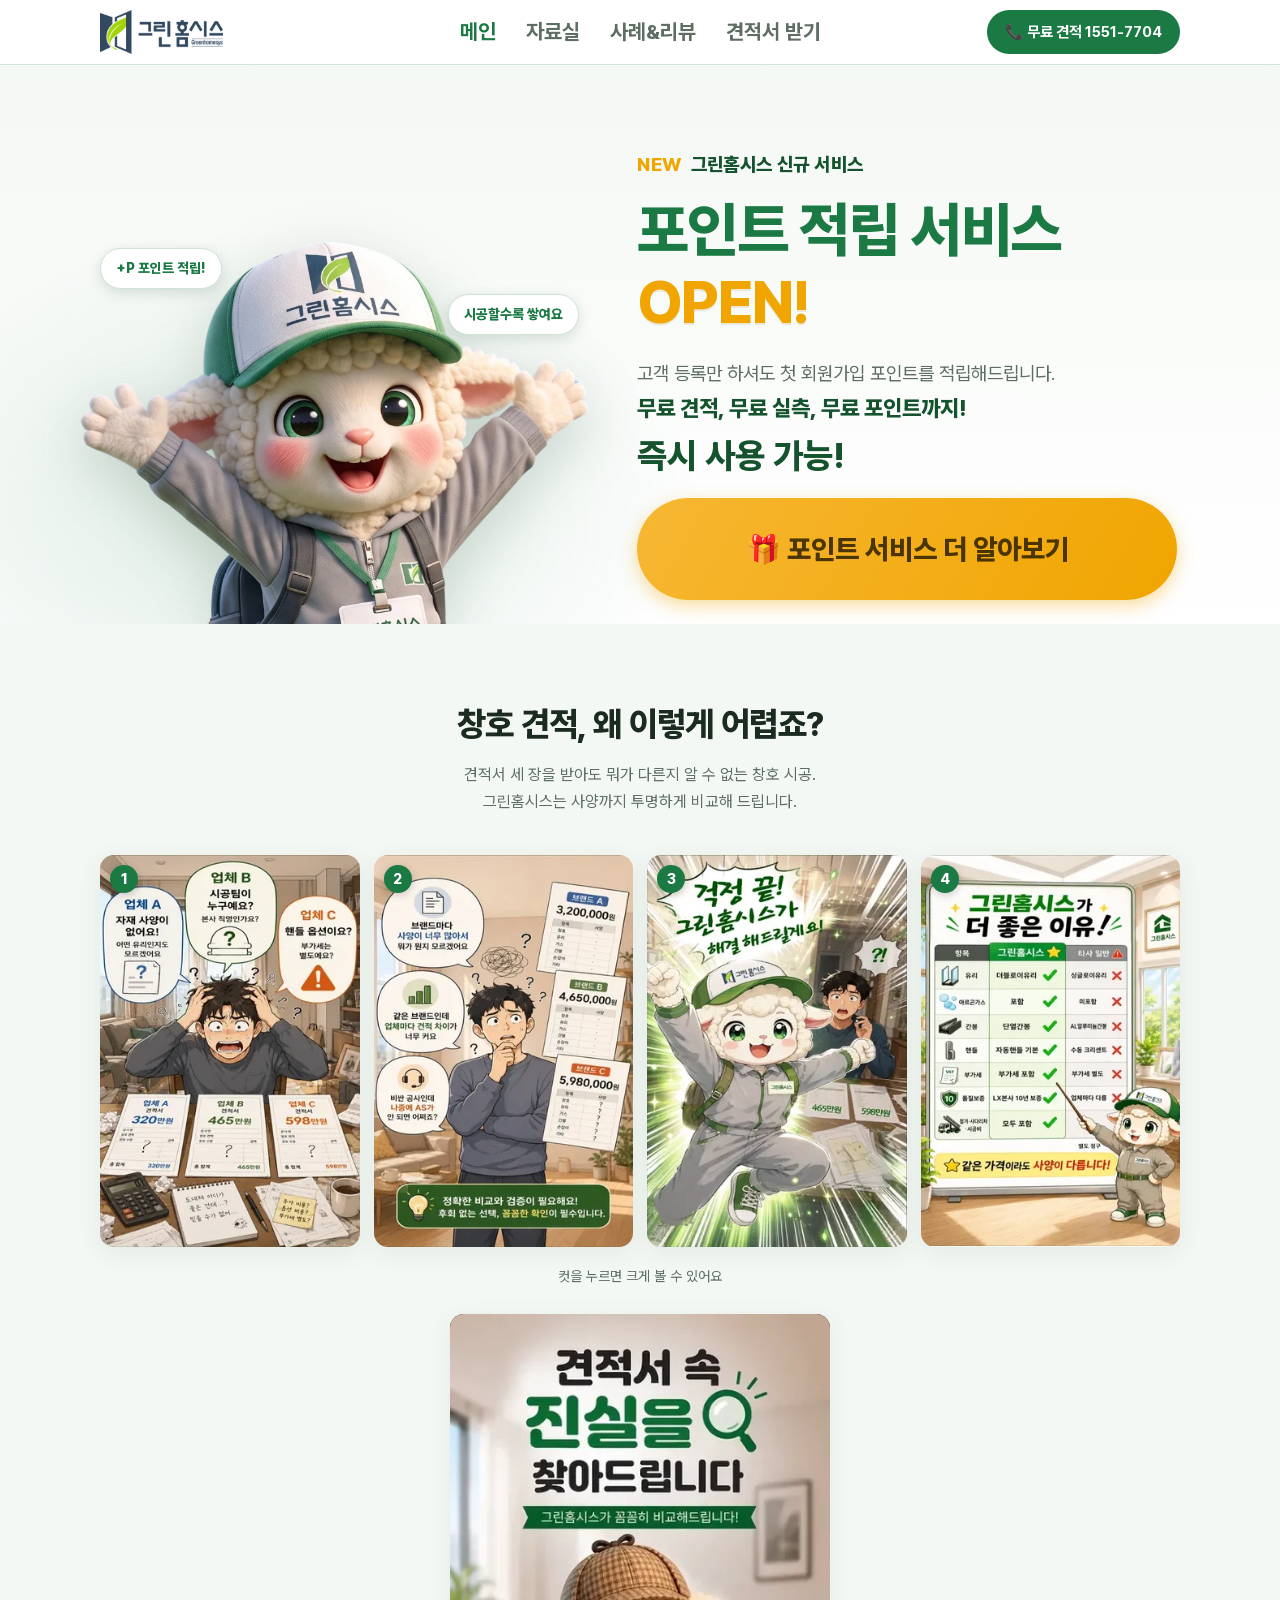
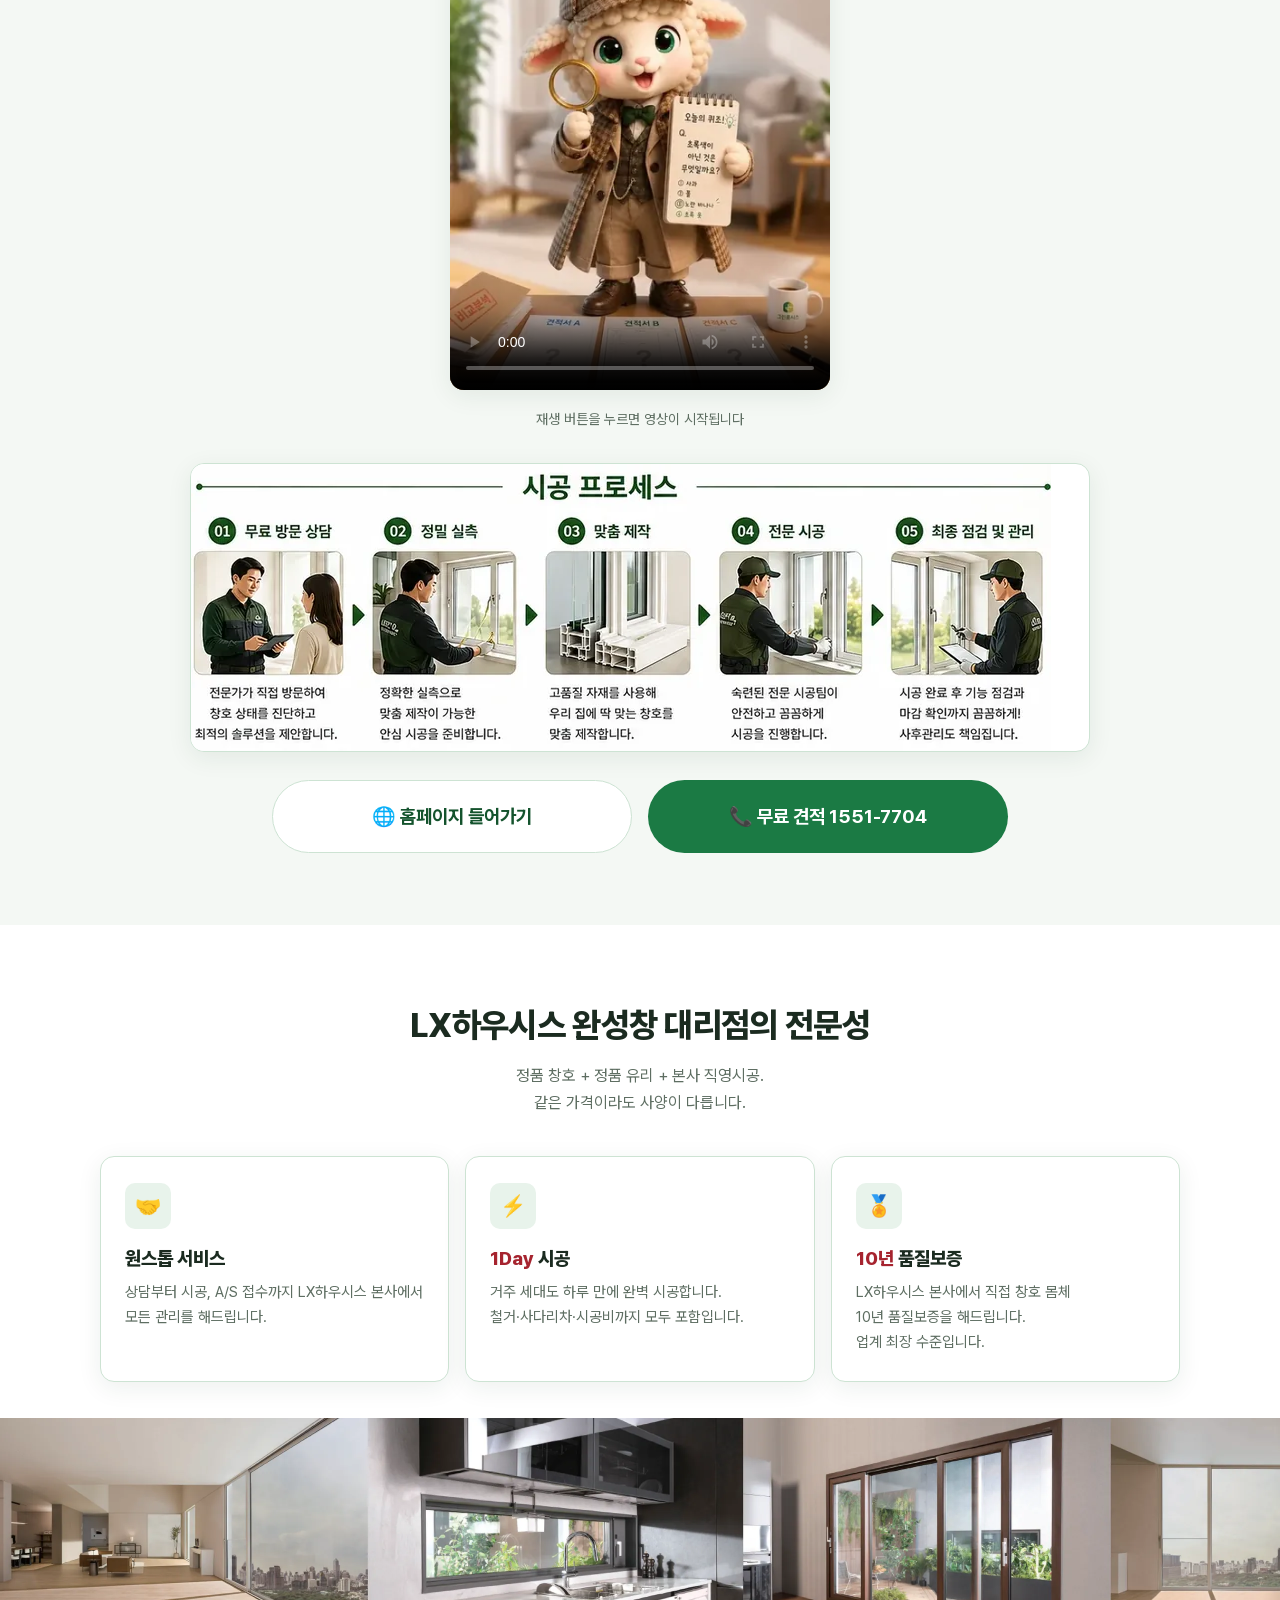
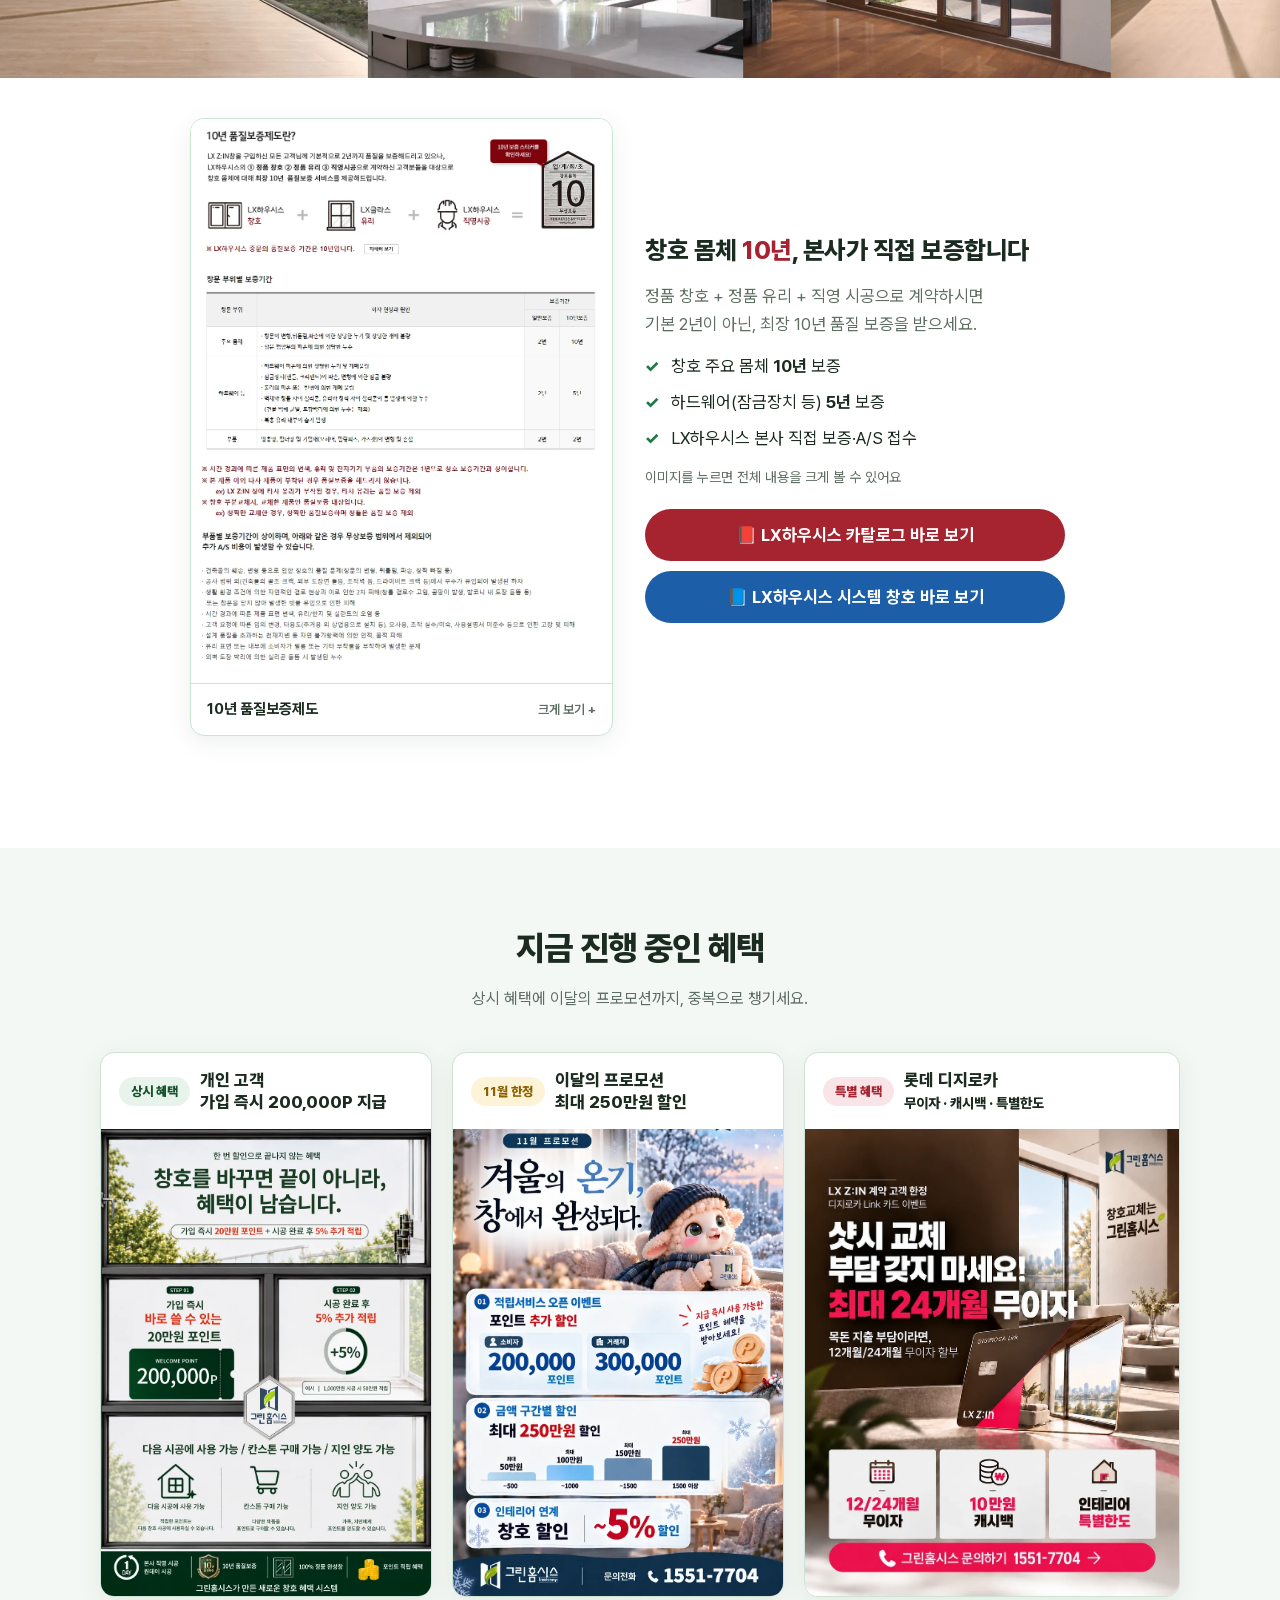
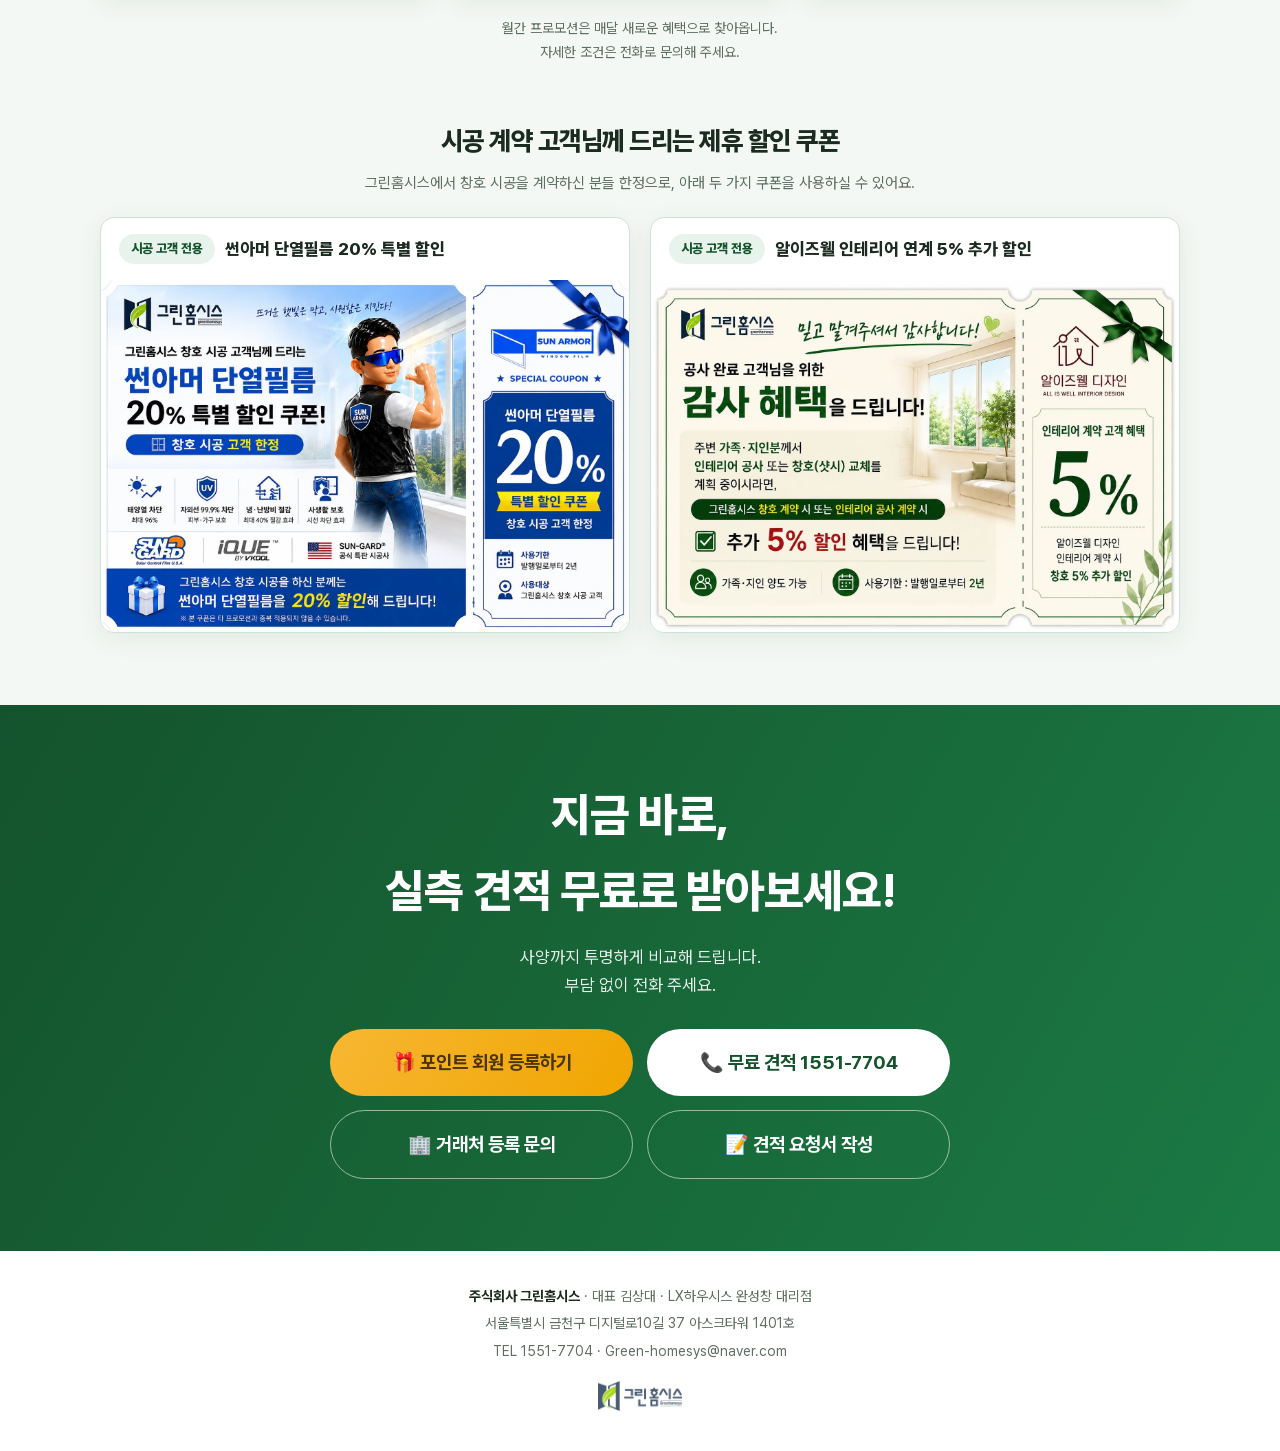
<file: index.html>
<!DOCTYPE html>
<html lang="ko">
<head>
<meta charset="UTF-8">
<meta name="viewport" content="width=device-width, initial-scale=1.0">
<title>그린홈시스 | LX하우시스 완성창 대리점 · 무료 견적 1551-7704</title>
<meta name="description" content="LX하우시스 완성창 대리점 그린홈시스. 본사 10년 품질보증, 1Day 책임시공, 포인트 적립 서비스 오픈. 무료 견적 1551-7704">
<meta name="robots" content="noindex">
<meta property="og:title" content="그린홈시스: 창호 시공하고 포인트로 돌려받으세요">
<meta property="og:description" content="LX하우시스 완성창 대리점 · 본사 10년 품질보증 · 1Day 책임시공 · 무료 견적 1551-7704">
<meta property="og:url" content="https://gh-gp.replit.app/">
<meta property="og:type" content="website">
<meta property="og:image" content="https://gh-gp.replit.app/assets/og-point.jpg">
<meta property="og:image:type" content="image/jpeg">
<meta property="og:image:width" content="1200">
<meta property="og:image:height" content="630">
<meta property="og:image:alt" content="포인트 적립 서비스 OPEN! 고객 등록만 하셔도 첫 회원가입 포인트를 적립해드립니다.">
<meta name="twitter:card" content="summary_large_image">
<meta name="twitter:image" content="https://gh-gp.replit.app/assets/og-point.jpg">
<link rel="icon" type="image/png" sizes="96x96" href="assets/favicon-96.png">
<link rel="apple-touch-icon" href="assets/apple-touch-icon.png">
<link rel="preload" as="font" type="font/woff2" href="assets/fonts/pretendard-core.woff2" crossorigin>
<link rel="preload" as="font" type="font/woff2" href="assets/fonts/pretendard-ext.woff2" crossorigin>
<style>
/* Pretendard Variable — 자체 호스팅 서브셋
   core: 현재 사이트에서 쓰는 글자 (즉시 로드)
   ext : KS X 1001 상용 한글 나머지 (새 글자가 생길 때만 브라우저가 자동 다운로드)
   문구 수정으로 새 글자가 추가되면 ext가 자동으로 커버하므로 재생성은 필수 아님 */
@font-face {
  font-family: "Pretendard Variable";
  font-style: normal;
  font-weight: 400 800;
  font-display: optional;
  src: url("assets/fonts/pretendard-ext.woff2") format("woff2");
  unicode-range: U+AC00-D7A3;
}
@font-face {
  font-family: "Pretendard Variable";
  font-style: normal;
  font-weight: 400 800;
  font-display: optional;
  src: url("assets/fonts/pretendard-core.woff2") format("woff2");
  unicode-range: U+0020-007E,U+00A0-00FF,U+2013-2015,U+2018-2019,U+201C-201D,U+2026,U+20A9,U+2103,U+2190-2193,U+2460-2464,U+2500,U+2550,U+2605,U+26A1,U+2713,U+2715,U+2B50,U+33A1,U+AC00,U+AC04,U+AC10,U+AC15,U+AC19,U+AC1C-AC1D,U+AC70-AC71,U+AC74,U+AC80,U+AC8C,U+ACA8-ACA9,U+ACAC,U+ACB0,U+ACBD,U+ACC4,U+ACE0,U+ACF3,U+ACF5,U+ACFC,U+AD00,U+AD50,U+AD6C-AD6D,U+ADDC,U+ADF8,U+AE00,U+AE08-AE09,U+AE30,U+AE38,U+AE40,U+AE4C,U+AED8,U+AFB8,U+B05D,U+B098,U+B0A8,U+B0B4,U+B118,U+B124,U+B144,U+B192,U+B204,U+B284,U+B294,U+B2A5,U+B2C8,U+B2CC,U+B2D8,U+B2E4,U+B2E8,U+B2EB-B2EC,U+B2F4,U+B2F9,U+B300,U+B354,U+B370,U+B3C4,U+B3CC,U+B3D9,U+B418,U+B420,U+B429,U+B450,U+B458,U+B4DC,U+B4E0,U+B4E4,U+B4F1,U+B514,U+B54C,U+B77C,U+B780,U+B798,U+B79C,U+B7AB,U+B7EC,U+B7FC,U+B807,U+B824,U+B835,U+B840,U+B85C-B85D,U+B864,U+B8CC,U+B8E8,U+B958,U+B974,U+B978,U+B97C,U+B984-B985,U+B9AC,U+B9B0,U+B9B4,U+B9BC-B9BD,U+B9BF,U+B9C8,U+B9CC,U+B9DD-B9DE,U+B9E4,U+BA38,U+BA54,U+BA74,U+BA85,U+BAA8-BAA9,U+BAB8,U+BB34,U+BB38,U+BB50,U+BBF8,U+BC00,U+BC0F,U+BC14-BC15,U+BC18,U+BC1B-BC1D,U+BC29,U+BC30,U+BC34,U+BC84,U+BC8C,U+BCA0,U+BCA4,U+BCBD,U+BCC0,U+BCC4,U+BCF4-BCF5,U+BCF8,U+BCFC,U+BD80,U+BD84,U+BDF0,U+BE0C,U+BE14,U+BE44,U+BE4C,U+C0AC,U+C0B0,U+C0C1,U+C0C8,U+C0DD,U+C0E4,U+C0F7,U+C11C,U+C124,U+C131,U+C138,U+C140,U+C154,U+C158,U+C18C-C18D,U+C1A1,U+C218,U+C228,U+C2A4,U+C2B5,U+C2DC-C2DD,U+C2E0,U+C2E4,U+C313,U+C36C,U+C378,U+C4F8,U+C529,U+C544,U+C548,U+C54C,U+C555,U+C561,U+C57D,U+C591,U+C5B4,U+C5C5-C5C6,U+C5D0-C5D1,U+C5D8,U+C5EC,U+C5F0,U+C5F4,U+C601,U+C608,U+C624,U+C635,U+C640,U+C644,U+C65C,U+C694,U+C6A9,U+C6B0,U+C6B4,U+C6B8,U+C6CC,U+C6D0,U+C6D4,U+C6E8,U+C6F0,U+C6F9,U+C704,U+C720,U+C728,U+C73C,U+C740,U+C744,U+C74C,U+C758,U+C774,U+C778,U+C77C,U+C784-C785,U+C788,U+C790-C791,U+C7A0,U+C7A5,U+C7AC,U+C801,U+C804,U+C810-C811,U+C815,U+C81C,U+C870-C871,U+C881,U+C885,U+C88B,U+C8E0,U+C8FC-C8FD,U+C900,U+C904,U+C911,U+C988-C989,U+C99D,U+C9C0-C9C1,U+C9C4,U+C9C8,U+C9D1,U+C9D5,U+CC28,U+CC3D-CC3E,U+CC45,U+CC59,U+CC98,U+CC9C,U+CCA0,U+CCAB,U+CCAD,U+CCB4,U+CD08,U+CD5C,U+CD94-CD95,U+CDA4,U+CDB0,U+CE21,U+CE58,U+CE6D,U+CE74,U+CEEC,U+CEF4,U+CEF7,U+CF54,U+CFE0,U+D034,U+D06C,U+D0C0,U+D0C8,U+D0DC-D0DD,U+D0ED,U+D130,U+D138,U+D14C,U+D15C,U+D1B1,U+D22C,U+D230,U+D29C,U+D2B8-D2B9,U+D2BC,U+D300,U+D305,U+D30C,U+D314,U+D329,U+D398,U+D3EC-D3ED,U+D3F0,U+D3FC,U+D45C,U+D478,U+D488,U+D504,U+D508,U+D50C,U+D544,U+D558,U+D55C,U+D560,U+D568-D569,U+D574,U+D589,U+D5D8,U+D5E4,U+D604,U+D615,U+D61C,U+D638,U+D63C,U+D648,U+D654-D655,U+D65C,U+D669,U+D68C,U+D69F,U+D6C4,U+D734,U+D788,U+1F310,U+1F381,U+1F3C5,U+1F3E2,U+1F4C4,U+1F4CA,U+1F4D5-1F4D6,U+1F4D8,U+1F4DD-1F4DE,U+1F4F7,U+1F91D;
}
</style>
<style>
  :root {
    --green: #1b7a44;
    --green-deep: #14532d;
    --green-soft: #e8f3eb;
    --green-line: #cde3d3;
    --amber: #f0a500;
    --amber-soft: #fdf3d7;
    --lx-red: #a6242f;
    --ink: #1b2b20;
    --muted: #5e6e62;
    --bg: #ffffff;
    --bg-alt: #f4f8f4;
    --radius: 14px;
    --shadow: 0 6px 24px rgba(20, 60, 35, .08);
  }
  * { box-sizing: border-box; margin: 0; padding: 0; }
  html { scroll-behavior: smooth; scroll-padding-top: 76px; }
  body {
    font-family: "Pretendard Variable", Pretendard, "Apple SD Gothic Neo", "Noto Sans KR", "Malgun Gothic", sans-serif;
    color: var(--ink);
    background: var(--bg);
    line-height: 1.65;
    word-break: keep-all;
  }
  img { max-width: 100%; height: auto; display: block; }
  a { color: inherit; text-decoration: none; }
  .container { max-width: 1120px; margin: 0 auto; padding: 0 20px; }

  /* ───────── header ───────── */
  .gnb {
    position: sticky; top: 0; z-index: 50;
    background: rgba(255,255,255,.92);
    backdrop-filter: blur(10px);
    border-bottom: 1px solid var(--green-line);
  }
  .gnb-inner {
    display: flex; align-items: center; gap: 28px;
    height: 64px;
    position: relative;
  }
  /* 데스크톱: 메뉴를 화면 정중앙에 고정 */
  @media (min-width: 901px) {
    .gnb nav { position: absolute; left: 50%; transform: translateX(-50%); margin-left: 0; }
  }
  .logo { display: flex; align-items: center; gap: 9px; font-size: 19px; font-weight: 800; letter-spacing: -.02em; }
  .logo-img { height: 44px; width: auto; }
  .gnb nav { display: flex; gap: 30px; margin-left: auto; font-size: 21px; font-weight: 700; color: var(--muted); }
  .gnb nav a { white-space: nowrap; display: inline-flex; align-items: center; min-height: 44px; }
  .gnb nav a:hover, .gnb nav a.active { color: var(--green); }
  .gnb-call {
    display: inline-flex; align-items: center; gap: 8px;
    background: var(--green); color: #fff;
    font-weight: 700; font-size: 15px;
    padding: 10px 18px; border-radius: 999px;
    transition: background .15s;
    white-space: nowrap;
  }
  .gnb-call:hover { background: var(--green-deep); }

  /* ───────── hero ───────── */
  .hero {
    background:
      radial-gradient(640px 420px at 20% 82%, rgba(27,122,68,.13), transparent 70%),
      linear-gradient(180deg, var(--bg-alt) 0%, #ffffff 100%);
    overflow: hidden;
  }
  .hero-inner {
    display: grid; grid-template-columns: .95fr 1.05fr;
    grid-template-rows: 1fr auto auto 1fr;
    column-gap: 48px;
    padding: 84px 0 0;
  }
  .hero-visual { grid-column: 1; grid-row: 1 / 5; align-self: end; }
  .hero-copy { grid-column: 2; grid-row: 2; }
  .hero-ctas { grid-column: 2; grid-row: 3; margin-top: 4px; margin-bottom: 24px; }
  .hero-eyebrow {
    font-size: 19px; font-weight: 800; letter-spacing: .02em;
    color: var(--green-deep);
    margin-bottom: 14px;
  }
  .hero-eyebrow em { font-style: normal; color: var(--amber); margin-right: 4px; }
  .hero h1 {
    font-size: clamp(36px, 5vw, 60px);
    line-height: 1.2; font-weight: 800; letter-spacing: -.03em;
    margin-bottom: 20px;
  }
  .hero h1 .pt { color: var(--green); }
  .hero h1 .open {
    color: var(--amber);
    text-shadow: 0 2px 0 rgba(138, 97, 0, .12);
  }
  .btn-point {
    background: linear-gradient(120deg, #f7b733, var(--amber));
    color: #4a3400;
    box-shadow: 0 6px 18px rgba(240,165,0,.38);
    font-size: 17px;
  }
  .btn-point:hover { filter: brightness(1.05); }
  .hero-sub { font-size: 19px; color: var(--muted); margin-bottom: 10px; }
  .hero-sub strong { color: var(--green-deep); font-weight: 800; font-size: 1.18em; }
  .hero-sub .instant {
    display: inline-block;
    font-size: 1.55em;
    background-image:
      linear-gradient(110deg, transparent 30%, #58c98b 50%, transparent 70%),
      linear-gradient(var(--green-deep), var(--green-deep));
    background-size: 60% 100%, 100% 100%;
    background-repeat: no-repeat;
    background-position: -150% 0, 0 0;
    -webkit-background-clip: text;
    background-clip: text;
    color: transparent;
    -webkit-text-fill-color: transparent;
    animation: pulse 2s ease-in-out infinite, shine 4.5s linear infinite;
    transform-origin: left center;
  }
  @keyframes pulse { 0%,100% { transform: scale(1); } 50% { transform: scale(1.06); } }
  @keyframes shine { 0% { background-position: -150% 0, 0 0; } 28% { background-position: 250% 0, 0 0; } 100% { background-position: 250% 0, 0 0; } }
  @media (prefers-reduced-motion: reduce) {
    .hero-sub .instant { animation: none; background: none; color: var(--green-deep); -webkit-text-fill-color: currentColor; }
  }
  .m-br { display: none; }
  .d-br, .d-only { display: inline; }
  .hero-ctas { display: flex; justify-content: flex-start; }
  .hero-ctas .btn-point { width: 100%; max-width: 470px; }
  .btn {
    display: inline-flex; align-items: center; justify-content: center; gap: 8px;
    font-weight: 700; font-size: 16px;
    padding: 14px 26px; border-radius: 999px;
    transition: transform .12s, background .15s;
  }
  .btn:active { transform: scale(.97); }
  button.btn { border: none; font-family: inherit; cursor: pointer; }
  .btn-primary { background: var(--green); color: #fff; }
  .btn-primary:hover { background: var(--green-deep); }
  .btn-ghost { background: #fff; color: var(--green); border: 1.5px solid var(--green-line); }
  .btn-ghost:hover { border-color: var(--green); }
  .hero-visual { position: relative; }
  .hero-visual img {
    width: 100%;
    max-width: 545px;
    margin: 0 auto;
    filter: drop-shadow(0 18px 28px rgba(20, 60, 35, .18));
  }
  .float-chip {
    position: absolute;
    background: #fff; border: 1px solid var(--green-line);
    border-radius: 999px;
    font-weight: 800; font-size: 14px; color: var(--green);
    padding: 8px 15px;
    box-shadow: 0 4px 14px rgba(20,60,35,.14);
    animation: bob 3.2s ease-in-out infinite;
  }
  .float-chip.p1 { top: 2%; left: 4%; }
  .float-chip.p2 { top: 14%; right: 2%; animation-delay: -1.6s; }
  @keyframes bob { 0%,100% { transform: translateY(0); } 50% { transform: translateY(-8px); } }
  @media (prefers-reduced-motion: reduce) { .float-chip { animation: none; } }

  /* ───────── sections common ───────── */
  section { padding: 72px 0; }
  .sec-head { text-align: center; margin-bottom: 40px; }
  .sec-head h2 { font-size: clamp(24px, 3vw, 34px); font-weight: 800; letter-spacing: -.02em; margin-bottom: 10px; }
  .sec-head p { color: var(--muted); font-size: 16px; max-width: 58ch; margin: 0 auto; }

  /* ───────── webtoon ───────── */
  .toon { background: var(--bg-alt); }
  .toon-grid { display: grid; grid-template-columns: repeat(4, 1fr); gap: 14px; }
  .toon-cut { position: relative; cursor: zoom-in; border-radius: var(--radius); overflow: hidden; box-shadow: var(--shadow); transition: transform .15s; }
  .toon-cut:hover { transform: translateY(-4px); }
  .toon-cut .num {
    position: absolute; top: 10px; left: 10px;
    width: 28px; height: 28px; border-radius: 999px;
    background: var(--green); color: #fff;
    font-size: 14px; font-weight: 800;
    display: grid; place-items: center;
    box-shadow: 0 2px 8px rgba(0,0,0,.2);
  }
  .story-video { display: flex; justify-content: center; margin-top: 26px; }
  .story-video video {
    width: 100%; max-width: 380px; height: auto;
    background: #0d1a12;
    border-radius: var(--radius);
    box-shadow: var(--shadow);
    display: block;
  }
  .toon-hint { text-align: center; margin-top: 18px; color: var(--muted); font-size: 14px; }
  .process-fig { max-width: 900px; margin: 32px auto 0; }

  /* ───────── LX trust ───────── */
  .lx-cards { display: grid; grid-template-columns: repeat(3, 1fr); gap: 16px; margin-bottom: 36px; }

  /* 시공 사례 마퀴 밴드 */
  .lx-band { height: 260px; overflow: hidden; margin-bottom: 40px; }
  .lx-marquee-track { display: flex; height: 100%; width: max-content; animation: marquee 125s linear infinite; }
  .lx-marquee-track img { height: 100%; width: auto; max-width: none; }
  @keyframes marquee { from { transform: translateX(0); } to { transform: translateX(-50%); } }
  @media (prefers-reduced-motion: reduce) { .lx-marquee-track { animation: none; } }

  .warranty-box {
    display: grid; grid-template-columns: 1fr 1.05fr;
    gap: 32px; align-items: center;
    max-width: 900px; margin: 0 auto 40px;
  }
  .warranty-copy h3 { font-size: 25px; font-weight: 800; letter-spacing: -.02em; margin-bottom: 10px; }
  .warranty-copy h3 em { font-style: normal; color: var(--lx-red); }
  .warranty-copy > p { color: var(--muted); font-size: 17px; margin-bottom: 14px; }
  .warranty-copy ul { list-style: none; display: grid; gap: 8px; margin-bottom: 14px; }
  .warranty-copy li { padding-left: 26px; position: relative; font-size: 17px; }
  .warranty-copy li::before { content: "✓"; position: absolute; left: 0; color: var(--green); font-weight: 800; }
  .warranty-copy .hint { color: var(--muted); font-size: 14px; }
  .lx-card {
    background: #fff; border: 1px solid var(--green-line);
    border-radius: var(--radius); padding: 26px 24px;
    box-shadow: var(--shadow);
  }
  .lx-card .ico {
    width: 46px; height: 46px; border-radius: 10px;
    background: var(--green-soft);
    display: grid; place-items: center;
    font-size: 21px; margin-bottom: 14px;
  }
  .lx-card h3 { font-size: 19px; font-weight: 800; margin-bottom: 6px; }
  .lx-card h3 em { font-style: normal; color: var(--lx-red); }
  .lx-card p { font-size: 15px; color: var(--muted); }

  .catalog-cta { display: flex; flex-direction: column; align-items: flex-start; gap: 10px; margin: 20px 0 0; }
  .catalog-cta .btn { width: 100%; max-width: 420px; }
  .catalog-cta .btn {
    font-size: 17px; padding: 16px 34px;
    background: var(--lx-red);
  }
  .catalog-cta .btn:hover { background: #8c1d27; }
  .catalog-cta .btn-system { background: #1c5fa8; }
  .catalog-cta .btn-system:hover { background: #164b85; }
  .fig { background: #fff; border: 1px solid var(--green-line); border-radius: var(--radius); overflow: hidden; box-shadow: var(--shadow); cursor: zoom-in; }
  .fig figcaption {
    padding: 13px 16px; font-size: 15px; font-weight: 700;
    border-top: 1px solid var(--green-line);
    display: flex; align-items: center; gap: 8px;
  }
  .fig figcaption::after { content: "크게 보기 +"; margin-left: auto; font-weight: 600; font-size: 13px; color: var(--muted); }

  /* 홈페이지·전화 버튼 */
  .namecard-btns { display: flex; gap: 16px; justify-content: center; max-width: 760px; margin: 28px auto 0; }
  .namecard-btns .btn { flex: 1; max-width: 360px; font-size: 19px; padding: 20px 24px; border-radius: 999px; }
  .btn-white { background: #fff; color: var(--green-deep); }
  .btn-white:hover { background: var(--green-soft); }

  /* ───────── promo ───────── */
  .promo { background: var(--bg-alt); }
  /* 카드 셋(상시·월간·특별 혜택) — 칸 폭을 포스터 비율에 맞게 다르게 둬서, 세 장 다 꽉 채워도
     (여백 없이) 세로 길이가 같아지게 한다(임송화 지시 2026-10-29 "카드 양 끝은 이미지랑 맞춰야지").
     롯데 디지로카만 비율이 달라(891×1113) 그 칸을 나머지보다 1260/1113 ≈ 13.2% 더 넓힌다. */
  .promo-grid { display: grid; grid-template-columns: 1fr 1fr 1.1321fr; gap: 20px; align-items: stretch; }
  .promo-card {
    background: #fff; border-radius: var(--radius);
    overflow: hidden; border: 1px solid var(--green-line);
    box-shadow: var(--shadow);
  }
  .promo-card .head { display: flex; align-items: center; gap: 10px; padding: 16px 18px; }
  .promo-card .head h3 { font-size: 17px; font-weight: 800; }
  /* 카드 제목을 "짧은 이름 / 혜택"으로 두 줄 나눔(임송화 지시 2026-10-29) — 좁을 때 아무 데서나
     꺾이지 않고 늘 같은 자리에서 끊긴다. */
  .promo-card .head h3.two-line { line-height: 1.3; }
  /* 둘째 줄이 길어 두 줄로 꺾이는 카드(롯데 디지로카)만 — 한 줄 이름보다 작게 */
  .promo-card .head h3.two-line .sub { font-size: .82em; }
  .badge { font-size: 13px; font-weight: 800; padding: 4px 12px; border-radius: 999px; white-space: nowrap; }
  .badge-always { background: var(--green-soft); color: var(--green-deep); }
  .badge-month { background: var(--amber-soft); color: #8a6100; }
  .badge-special { background: #f9e4e7; color: var(--lx-red); }
  .promo-card img { cursor: zoom-in; width: 100%; display: block; }
  /* 카드가 둘일 때는 640px까지 세 칸이 버텼지만, 셋이 되면서 그 폭에서 너무 좁아졌다 — 더 일찍 한 줄로 쌓는다. */
  @media (max-width: 860px) {
    .promo-grid { grid-template-columns: 1fr; max-width: 520px; margin: 0 auto; }
  }
  .promo-note { text-align: center; color: var(--muted); font-size: 14px; margin-top: 20px; }
  .coupon-head { text-align: center; margin: 56px 0 22px; }
  .coupon-head h3 { font-size: clamp(20px, 2.2vw, 26px); font-weight: 800; letter-spacing: -.02em; margin-bottom: 8px; }
  .coupon-head p { color: var(--muted); font-size: 15px; }
  .coupon-grid { display: grid; grid-template-columns: 1fr 1fr; gap: 20px; align-items: stretch; }

  /* ───────── closing cta ───────── */
  .closing {
    background: linear-gradient(120deg, var(--green-deep), var(--green));
    color: #fff; text-align: center;
    padding: 72px 20px;
  }
  .closing h2 { font-size: clamp(30px, 4vw, 46px); font-weight: 800; letter-spacing: -.02em; margin-bottom: 14px; }
  .closing p { opacity: .9; margin-bottom: 30px; font-size: 17px; }
  .closing .btn { font-size: 19px; padding: 18px 38px; border-radius: 999px; box-shadow: none; }
  .closing-btns { display: grid; grid-template-columns: repeat(2, minmax(0, 1fr)); gap: 14px; max-width: 620px; margin: 0 auto; }
  .closing .btn-line { border: 1.5px solid rgba(255,255,255,.55); color: #fff; }
  .closing .btn-line:hover { border-color: #fff; background: rgba(255,255,255,.1); }

  footer { padding: 34px 0 40px; text-align: center; color: var(--muted); font-size: 14px; }
  footer b { color: var(--ink); }
  footer p { margin-bottom: 4px; }
  .footer-logo { height: 30px; width: auto; margin: 18px auto 0; opacity: .9; }

  /* floating call (mobile) */
  .float-call {
    position: fixed; left: 16px; right: 16px; bottom: 16px; z-index: 60;
    display: none;
    align-items: center; justify-content: center; gap: 10px;
    background: var(--green); color: #fff;
    font-size: 17px; font-weight: 800;
    padding: 16px; border-radius: 999px;
    opacity: 0; transform: translateY(130%);
    transition: transform .35s ease, opacity .35s ease;
    pointer-events: none;
  }
  .float-call.show { opacity: 1; transform: none; pointer-events: auto; }
  @media (prefers-reduced-motion: reduce) { .float-call { transition: none; } }

  /* 카탈로그 뷰어 */
  .cat-viewer {
    position: fixed; inset: 0; z-index: 110;
    background: rgba(12, 22, 15, .94);
    display: none; flex-direction: column;
  }
  .cat-viewer.open { display: flex; }
  .cat-bar {
    flex: none; display: flex; align-items: center; gap: 12px;
    padding: 12px 16px;
    background: rgba(20, 45, 30, .96);
    color: #fff;
  }
  .cat-bar b { font-size: 16px; font-weight: 800; }
  .cat-bar .count { font-size: 14px; opacity: .8; margin-left: auto; }
  .cat-bar .dl {
    font-size: 14px; font-weight: 700; color: #fff;
    border: 1.5px solid rgba(255,255,255,.5); border-radius: 999px;
    padding: 7px 14px; white-space: nowrap;
  }
  .cat-bar .dl:hover { background: rgba(255,255,255,.12); }
  .cat-bar .x {
    background: none; border: none; color: #fff;
    font-size: 30px; line-height: 1; cursor: pointer; padding: 0 4px;
  }
  .cat-pages { flex: 1; overflow-y: auto; -webkit-overflow-scrolling: touch; padding: 16px 12px 40px; }
  .cat-pages img {
    width: 100%; max-width: 900px; margin: 0 auto 14px;
    border-radius: 10px; background: #fff;
  }
  .cat-hint { text-align: center; color: rgba(255,255,255,.75); font-size: 14px; padding: 4px 0 14px; }
  @media (max-width: 640px) {
    .cat-bar b { font-size: 14px; }
    .cat-bar .count { display: none; }
    .cat-pages { padding: 10px 8px 30px; }
    .cat-pages img { margin-bottom: 10px; }
  }

  /* lightbox */
  .lightbox {
    position: fixed; inset: 0; z-index: 100;
    background: rgba(12, 22, 15, .88);
    display: none; align-items: flex-start; justify-content: center;
    overflow-y: auto; padding: 30px 16px;
    cursor: zoom-out;
  }
  .lightbox.open { display: flex; }
  .lightbox img { max-width: min(920px, 100%); border-radius: 10px; margin: auto; }
  .lightbox .close {
    position: fixed; top: 18px; right: 22px;
    color: #fff; font-size: 30px; line-height: 1;
    background: none; border: none; cursor: pointer;
  }

  /* ───────── responsive ───────── */
  /* 데스크톱: 히어로 버튼 확대 */
  @media (min-width: 901px) {
    .hero-ctas .btn { font-size: 28px; font-weight: 800; padding: 28px 40px; border-radius: 999px; }
    .hero-ctas .btn-point { max-width: 540px; }
  }


  /* 태블릿: 웹툰 4컷을 2×2로 */
  @media (max-width: 1120px) and (min-width: 641px) {
    .toon-grid { grid-template-columns: repeat(2, 1fr); max-width: 760px; margin: 0 auto; }
  }

  /* 모바일·세로 태블릿 */
  @media (max-width: 900px) {
    .gnb-call { display: none; }
    .gnb nav { gap: 14px; font-size: 17px; }
    .hero-copy { text-align: center; }
    .hero-sub { margin-left: auto; margin-right: auto; }
    .hero-ctas { justify-content: center; }
    .hero-ctas .btn-point { width: 86%; }
    /* 특징 카드 3개를 한 줄에 컴팩트하게 */
    .lx-cards { gap: 10px; margin-bottom: 24px; }
    .lx-band { height: 170px; margin-bottom: 28px; }
    .process-fig { overflow-x: auto; -webkit-overflow-scrolling: touch; }
    .process-fig img { height: 240px; width: auto; max-width: none; }
    .namecard-btns { flex-direction: column; align-items: center; gap: 12px; max-width: 420px; }
    .namecard-btns .btn { width: 100%; }
    .warranty-box { grid-template-columns: 1fr; gap: 18px; margin-bottom: 32px; }
    .catalog-cta { align-items: center; }
    .lx-card { padding: 16px 8px; text-align: center; }
    .lx-card .ico { width: 38px; height: 38px; font-size: 19px; margin: 0 auto 8px; border-radius: 10px; }
    .lx-card h3 { font-size: 14px; margin-bottom: 0; }
    .lx-card p { display: none; }
    .hero-inner { grid-template-columns: 1fr; grid-template-rows: none; gap: 8px; padding: 44px 0 34px; }
    .hero-ctas { margin-bottom: 0; }
    .hero-copy { grid-column: 1; grid-row: auto; order: 1; }
    .m-br { display: inline; }
    .d-br, .d-only { display: none; }
    .hero-sub strong { font-size: 1em; }
    .hero-visual { grid-column: 1; grid-row: auto; order: 2; max-width: 340px; margin: 0 auto; }
    .hero-ctas { grid-column: 1; grid-row: auto; order: 3; margin-top: 18px; }
    .float-chip.p1 { left: 0; }
    .float-chip.p2 { right: 0; }
    .catalog-cta { margin-bottom: 40px; }
    .catalog-cta .btn { width: 100%; max-width: 420px; font-size: 16px; padding-left: 12px; padding-right: 12px; }
    .float-call { display: flex; }
    section { padding: 56px 0; }
    footer { padding-bottom: 110px; }
  }

  /* 좁은 모바일: 그리드 한 줄로, 버튼 전체 폭 */
  @media (max-width: 640px) {
    /* 모바일: 웹툰을 세로로 쭉 */
    .toon-grid { grid-template-columns: 1fr; gap: 16px; max-width: 460px; margin: 0 auto; }
    .closing-btns { max-width: 420px; gap: 12px; }
    .closing .btn { width: 100%; padding-left: 12px; padding-right: 12px; }
    .closing .btn-point, .closing .btn-white { grid-column: 1 / -1; }
    .closing .btn-line { font-size: 15px; }
    .promo-grid { grid-template-columns: 1fr; max-width: 520px; margin: 0 auto; }
    .coupon-grid { grid-template-columns: 1fr; max-width: 520px; margin: 0 auto; }
    /* 카드 머리 한 줄 — 폰에서 제목이 두 줄로 꺾이지 않게 여백·배지·글자를 줄이고 폭에 맞춰 글자를 줄인다.
       3.7vw: 390px 에서 14.4px · 360px 에서 13.3px (가장 긴 «알이즈웰 인테리어 연계 5% 추가 할인» 이 들어가는 크기).
       그보다 좁은 폰(320px)은 13px 에서 멈추고 넘치면 말줄임(…)으로 끝낸다 — 두 줄로 꺾이는 것보다 낫다. */
    .promo-card .head { gap: 8px; padding: 14px 14px; }
    .promo-card .head .badge { font-size: 12px; padding: 3px 9px; }
    .promo-card .head h3 { font-size: clamp(13px, 3.7vw, 17px); letter-spacing: -.02em;
      white-space: nowrap; min-width: 0; overflow: hidden; text-overflow: ellipsis; }
    /* 두 줄 제목(위 .two-line)은 한 줄로 우겨넣지 않는다 — 제 줄에서 꺾이게 그대로 둔다. */
    .promo-card .head h3.two-line { white-space: normal; overflow: visible; text-overflow: clip; line-height: 1.25; }
    .namecard-btns .btn { flex: 1 1 100%; }
  }

  /* 초소형 화면: 헤더 압축 */
  @media (max-width: 380px) {
    .gnb-inner { gap: 8px; height: 56px; }
    .logo-img { height: 30px; }
    .gnb nav { gap: 10px; font-size: 15px; }
    .gnb-call { font-size: 13px; padding: 8px 12px; }
    .hero h1 { font-size: 30px; }
  }

  /* 모바일 헤더 — 로고가 메뉴에 밀려 **가로로만 눌리지 않게**(임송화 2026-09-28 "모바일 화면으로 볼 때 상단
     메뉴바 좌측에 로고가 찌그러져있는데"). 로고는 줄지 않고(flex-shrink:0) 비율 그대로 **크기**로 맞추고,
     자리가 모자라면 메뉴 글자·간격을 줄인다. 폭 구간은 폰트를 다 받은 뒤 실측해 정했다. */
  .logo { flex-shrink: 0; }
  .logo-img { object-fit: contain; }
  @media (max-width: 900px) { .gnb-inner { gap: 16px; } .logo-img { height: 36px; } .gnb nav { gap: 22px; } }
  /* 모바일 메뉴는 손가락으로 누른다(임송화 2026-09-28 "메뉴들도 간격 좀 여유롭게 띄워줘") — 로고 옆 남는 폭을
     메뉴가 다 쓰고(flex:1) 고르게 나눈다(space-evenly). 링크마다 좌우 여백을 줘서 **누르는 자리**도 넓힌다
     (세로는 원래 min-height 44px). 간격을 숫자로 박지 않는 이유: 폭마다 남는 자리가 달라서다.
     ⚠ 폭 구간은 가장 넓게 그려지는 견적서 받기 쪽(quote.html — 한글을 ext 글꼴로 그려 15% 넓다)에 맞췄다. */
  @media (max-width: 560px) {
    .gnb-inner { gap: 12px; height: 56px; } .logo-img { height: 30px; }
    .gnb nav { flex: 1; justify-content: space-evenly; gap: 0; margin-left: 0; font-size: 15px; }
    .gnb nav a { padding: 0 6px; }
  }
  @media (max-width: 430px) { .gnb-inner { gap: 8px; } .logo-img { height: 26px; } .gnb nav { font-size: 14px; } .gnb nav a { padding: 0 5px; } }
  @media (max-width: 370px) { .logo-img { height: 24px; } .gnb nav { font-size: 13px; } .gnb nav a { padding: 0 4px; } }
  @media (max-width: 340px) { .logo-img { height: 22px; } .gnb nav { font-size: 12px; } .gnb nav a { padding: 0 3px; } }
  /* 아주 좁은 폰(380px 이하): 마감 버튼 넷을 한 줄에 하나씩 — 두 칸으로 두면 «거래처 등록 문의»·«견적 요청서 작성» 이 두 줄로 꺾인다(실측 320px). */
  @media (max-width: 380px) {
    .closing .btn-line { grid-column: 1 / -1; }
    .promo-card .head .badge { padding: 3px 7px; }
  }
</style>
</head>
<body>

<!-- ══════════ 고정 상단바 ══════════ -->
<header class="gnb">
  <div class="container gnb-inner">
    <a class="logo" href="#top">
      <img class="logo-img" src="assets/logo.webp" width="370" height="132" alt="그린홈시스 Greenhomesys 로고">
    </a>
    <nav>
      <a href="index.html" class="active">메인</a>
      <a href="archive.html">자료실</a>
      <a href="reviews.html">사례&amp;리뷰</a>
      <a href="quote.html">견적서 받기</a>
    </nav>
    <a class="gnb-call" href="tel:1551-7704" style="margin-left:auto;">📞 무료 견적 1551-7704</a>
  </div>
</header>

<!-- ══════════ ① 히어로 : 포인트 적립 서비스 ══════════ -->
<div class="hero" id="top">
  <div class="container hero-inner">
    <div class="hero-copy">
      <p class="hero-eyebrow"><em>NEW</em> 그린홈시스 신규 서비스</p>
      <h1><span class="pt">포인트 적립 서비스</span><br><span class="open">OPEN!</span></h1>
      <p class="hero-sub">
        고객 등록만 하셔도<br class="m-br">
        첫 회원가입 포인트를<br class="m-br">
        적립해드립니다.<br>
        <strong>무료 견적, 무료 실측, 무료 포인트까지!<br><span class="instant">즉시 사용 가능!</span></strong>
      </p>
    </div>
    <div class="hero-visual">
      <img src="[data-uri]" alt="두 팔을 벌려 반기는 그린홈시스 마스코트 그리니" width="803" height="605" fetchpriority="high" decoding="async">
      <span class="float-chip p1">+P 포인트 적립!</span>
      <span class="float-chip p2">시공할수록 쌓여요</span>
    </div>
    <div class="hero-ctas">
      <a class="btn btn-point" href="https://gh-point.com/" target="_blank" rel="noopener">🎁 포인트 서비스 더 알아보기</a>
    </div>
  </div>
</div>

<!-- ══════════ ② 웹툰 ══════════ -->
<section class="toon" id="toon">
  <div class="container">
    <div class="sec-head">
      <h2>창호 견적, 왜 이렇게 어렵죠?</h2>
      <p>견적서 세 장을 받아도 뭐가 다른지 알 수 없는 창호 시공.<br>그린홈시스는 사양까지 투명하게 비교해 드립니다.</p>
    </div>
    <div class="toon-grid">
      <div class="toon-cut" data-full="assets/toon-1.webp"><span class="num">1</span><img src="assets/toon-1-thumb.webp"
             srcset="assets/toon-1-sm.webp 320w, assets/toon-1-thumb.webp 560w"
             sizes="(max-width: 640px) min(100vw - 40px, 460px), (max-width: 1120px) 373px, 260px" alt="웹툰 1컷: 업체마다 다른 견적에 혼란스러운 고객" loading="lazy" width="822" height="1242" decoding="async"></div>
      <div class="toon-cut" data-full="assets/toon-2.webp"><span class="num">2</span><img src="assets/toon-2-thumb.webp"
             srcset="assets/toon-2-sm.webp 320w, assets/toon-2-thumb.webp 560w"
             sizes="(max-width: 640px) min(100vw - 40px, 460px), (max-width: 1120px) 373px, 260px" alt="웹툰 2컷: 브랜드마다 사양이 달라 비교가 어려운 상황" loading="lazy" width="822" height="1242" decoding="async"></div>
      <div class="toon-cut" data-full="assets/toon-3.webp"><span class="num">3</span><img src="assets/toon-3-thumb.webp"
             srcset="assets/toon-3-sm.webp 320w, assets/toon-3-thumb.webp 560w"
             sizes="(max-width: 640px) min(100vw - 40px, 460px), (max-width: 1120px) 373px, 260px" alt="웹툰 3컷: 걱정 끝! 그린홈시스가 해결해드릴게요" loading="lazy" width="819" height="1238" decoding="async"></div>
      <div class="toon-cut" data-full="assets/toon-4.webp"><span class="num">4</span><img src="assets/toon-4-thumb.webp"
             srcset="assets/toon-4-sm.webp 320w, assets/toon-4-thumb.webp 560w"
             sizes="(max-width: 640px) min(100vw - 40px, 460px), (max-width: 1120px) 373px, 260px" alt="웹툰 4컷: 그린홈시스가 더 좋은 이유 비교표" loading="lazy" width="822" height="1238" decoding="async"></div>
    </div>
    <p class="toon-hint">컷을 누르면 크게 볼 수 있어요</p>

    <div class="story-video">
      <video controls playsinline preload="metadata" width="720" height="1280"
             poster="assets/story-poster.webp" aria-label="그린홈시스 소개 영상: 그리니 탐정">
        <!-- 되감기가 되려면 서버가 구간 요청(206)을 지원해야 합니다.
             Replit 정적 호스팅은 지원하지 않아 R2로 옮겼고, 아래 사본은 R2 장애 시 대비용입니다. -->
        <source src="https://video.greenhomesys.com/story.mp4" type="video/mp4">
        <source src="assets/story.mp4" type="video/mp4">
        이 브라우저에서는 영상을 재생할 수 없습니다. <a href="https://video.greenhomesys.com/story.mp4">영상 내려받기</a>
      </video>
    </div>
    <p class="toon-hint">재생 버튼을 누르면 영상이 시작됩니다</p>
    <figure class="fig process-fig" data-full="assets/process.webp">
      <img src="assets/process.webp" alt="그린홈시스 시공 프로세스 5단계: 무료 방문 상담, 정밀 실측, 맞춤 제작, 전문 시공, 최종 점검 및 관리" loading="lazy" width="860" height="287" decoding="async">
    </figure>
    <div class="namecard-btns">
      <a class="btn btn-white" style="border:1.5px solid var(--green-line);" href="https://greenhomesys.com/" target="_blank" rel="noopener">🌐 홈페이지 들어가기</a>
      <a class="btn btn-primary" href="tel:1551-7704">📞 무료 견적 1551-7704</a>
    </div>
  </div>
</section>

<!-- ══════════ ③ LX하우시스 전문성 + 명함 ══════════ -->
<section id="trust">
  <div class="container">
    <div class="sec-head">
      <h2>LX하우시스 완성창 대리점의 전문성</h2>
      <p>정품 창호 + 정품 유리 + 본사 직영시공.<br>같은 가격이라도 사양이 다릅니다.</p>
    </div>

    <div class="lx-cards">
      <div class="lx-card">
        <div class="ico">🤝</div>
        <h3>원스톱 서비스</h3>
        <p>상담부터 시공, A/S 접수까지 LX하우시스 본사에서 모든 관리를 해드립니다.</p>
      </div>
      <div class="lx-card">
        <div class="ico">⚡</div>
        <h3><em>1Day</em> 시공</h3>
        <p>거주 세대도 하루 만에 완벽 시공합니다.<br>철거·사다리차·시공비까지 모두 포함입니다.</p>
      </div>
      <div class="lx-card">
        <div class="ico">🏅</div>
        <h3><em>10년</em> 품질보증</h3>
        <p>LX하우시스 본사에서 직접 창호 몸체<br>10년 품질보증을 해드립니다.<br>업계 최장 수준입니다.</p>
      </div>
    </div>
  </div>

  <div class="lx-band">
    <div class="lx-marquee-track">
      <img src="assets/lx-strip-2026-09.webp" alt="LX하우시스 창호 시공 사례 모음" width="7320" height="520" loading="lazy" decoding="async">
      <img src="assets/lx-strip-2026-09.webp" alt="" aria-hidden="true" width="7320" height="520" loading="lazy" decoding="async">
    </div>
  </div>

  <div class="container">
    <div class="warranty-box">
      <figure class="fig" data-full="assets/lx-warranty.webp">
        <img src="assets/lx-warranty.webp" alt="LX하우시스 10년 품질보증제도 안내" loading="lazy" width="1052" height="1409" decoding="async">
        <figcaption>10년 품질보증제도</figcaption>
      </figure>
      <div class="warranty-copy">
        <h3>창호 몸체 <em>10년</em>, 본사가 직접 보증합니다</h3>
        <p>정품 창호 + 정품 유리 + 직영 시공으로 계약하시면<br class="d-br"> 기본 2년이 아닌, 최장 10년 품질 보증을 받으세요.</p>
        <ul>
          <li>창호 주요 몸체 <strong>10년</strong> 보증</li>
          <li>하드웨어(잠금장치 등) <strong>5년</strong> 보증</li>
          <li>LX하우시스 본사 직접 보증·A/S 접수</li>
        </ul>
        <p class="hint">이미지를 누르면 전체 내용을 크게 볼 수 있어요</p>
        <div class="catalog-cta">
          <button class="btn btn-primary doc-open" type="button"
                  data-title="📕 LX하우시스 카탈로그" data-dir="assets/catalog-2026-09" data-pages="18"
                  data-pdf="assets/lx-catalog-2026-09.pdf" data-file="LX하우시스 카탈로그.pdf">📕 LX하우시스 카탈로그 바로 보기</button>
          <button class="btn btn-primary btn-system doc-open" type="button"
                  data-title="📘 LX하우시스 시스템 창호" data-dir="assets/system" data-pages="45"
                  data-pdf="assets/lx-system-window.pdf" data-file="LX하우시스 시스템 창호.pdf">📘 LX하우시스 시스템 창호 바로 보기</button>
        </div>
      </div>
    </div>

  </div>
</section>

<!-- ══════════ ④ 프로모션 ══════════ -->
<section class="promo" id="promo">
  <div class="container">
    <div class="sec-head">
      <h2>지금 진행 중인 혜택</h2>
      <p>상시 혜택에 이달의 프로모션까지, 중복으로 챙기세요.</p>
    </div>
    <div class="promo-grid">
      <div class="promo-card">
        <div class="head">
          <span class="badge badge-always">상시 혜택</span>
          <h3 class="two-line">개인 고객<br>가입 즉시 200,000P 지급</h3>
        </div>
        <img src="assets/promo-always.webp" alt="개인 고객 혜택: 가입 즉시 바로 쓸 수 있는 200,000포인트, 시공 완료 후 5% 추가 적립" loading="lazy" data-full="assets/promo-always.webp" width="891" height="1260" decoding="async">
      </div>
      <div class="promo-card">
        <div class="head">
          <span class="badge badge-month">11월 한정</span>
          <h3 class="two-line">이달의 프로모션<br>최대 250만원 할인</h3>
        </div>
        <!-- 매달 포스터 교체: assets/promo-YYYY-MM.webp 로 새 파일을 넣고 아래 세 곳
             (src, data-full, width/height, alt)과 위의 "N월 한정" 표시를 바꿉니다. 파일 이름을 매달 바꾸는 이유는
             같은 이름에 새 그림을 덮으면 재방문자에게 지난달 포스터가 계속 보이기 때문입니다. -->
        <img src="assets/promo-2026-11.webp" alt="11월 겨울 프로모션: 적립서비스 오픈 이벤트 포인트 추가 할인(소비자 200,000P · 거래처 300,000P), 금액 구간별 최대 250만원 할인, 인테리어 계약 시 창호 연계 최대 5% 할인" loading="lazy" data-full="assets/promo-2026-11.webp" width="891" height="1260" decoding="async">
      </div>
      <div class="promo-card">
        <div class="head">
          <span class="badge badge-special">특별 혜택</span>
          <h3 class="two-line">롯데 디지로카<br><span class="sub">무이자 · 캐시백 · 특별한도</span></h3>
        </div>
        <img src="assets/promo-lotte-digiroca.webp" alt="LX Z:IN 계약 고객 한정 롯데 디지로카 Link 카드 이벤트: 샷시 교체 12·24개월 무이자 할부, 10만원 캐시백, 인테리어 특별한도" loading="lazy" data-full="assets/promo-lotte-digiroca.webp" width="891" height="1113" decoding="async">
      </div>
    </div>
    <p class="promo-note">월간 프로모션은 매달 새로운 혜택으로 찾아옵니다.<br>자세한 조건은 전화로 문의해 주세요.</p>

    <div class="coupon-head">
      <h3>시공 계약 고객님께 드리는 제휴 할인 쿠폰</h3>
      <p>그린홈시스에서 창호 시공을 계약하신 분들 한정으로, 아래 두 가지 쿠폰을 사용하실 수 있어요.</p>
    </div>
    <div class="coupon-grid">
      <div class="promo-card">
        <div class="head">
          <span class="badge badge-always">시공 고객 전용</span>
          <h3>썬아머 단열필름 20% 특별 할인</h3>
        </div>
        <img src="assets/coupon-film.webp" alt="썬아머 단열필름 20% 특별 할인 쿠폰: 그린홈시스 창호 시공 고객 한정, 발행일로부터 2년" loading="lazy" data-full="assets/coupon-film.webp" width="1536" height="1024" decoding="async">
      </div>
      <div class="promo-card">
        <div class="head">
          <span class="badge badge-always">시공 고객 전용</span>
          <h3>알이즈웰 인테리어 연계 5% 추가 할인</h3>
        </div>
        <img src="assets/coupon-interior.webp" alt="알이즈웰 디자인 인테리어 계약 시 5% 추가 할인 쿠폰: 가족·지인 양도 가능, 발행일로부터 2년" loading="lazy" data-full="assets/coupon-interior.webp" width="1536" height="1024" decoding="async">
      </div>
    </div>
  </div>
</section>

<!-- ══════════ ⑤ 마감 CTA + 푸터 ══════════ -->
<div class="closing">
  <h2>지금 바로,<br>실측 견적 무료로 받아보세요!</h2>
  <p>사양까지 투명하게 비교해 드립니다.<br>부담 없이 전화 주세요.</p>
  <div class="closing-btns">
    <a class="btn btn-point" href="https://gh-point.com/" target="_blank" rel="noopener">🎁 포인트 회원 등록하기</a>
    <a class="btn btn-white" href="tel:1551-7704">📞 무료 견적 1551-7704</a>
    <a class="btn btn-line" href="https://greenhomesys.com/%ea%b1%b0%eb%9e%98%ec%b2%98-%eb%93%b1%eb%a1%9d-%ec%9a%94%ec%b2%ad%ec%84%9c/" target="_blank" rel="noopener">🏢 거래처 등록 문의</a>
    <a class="btn btn-line" href="https://greenhomesys.com/%ea%b2%ac%ec%a0%81-%ec%9a%94%ec%b2%ad%ec%84%9c/" target="_blank" rel="noopener">📝 견적 요청서 작성</a>
  </div>
</div>

<footer>
  <div class="container">
    <p><b>주식회사 그린홈시스</b> · 대표 김상대 · LX하우시스 완성창 대리점</p>
    <p>서울특별시 금천구 디지털로10길 37 아스크타워 1401호</p>
    <p>TEL 1551-7704 · Green-homesys@naver.com</p>
    <img class="footer-logo" src="assets/logo.webp" width="370" height="132" alt="그린홈시스 로고" loading="lazy" decoding="async">
  </div>
</footer>

<!-- 모바일 플로팅 전화 버튼 -->
<a class="float-call" href="tel:1551-7704">📞 무료 견적 1551-7704</a>

<!-- 자료 뷰어 (카탈로그 · 시스템 창호) -->
<div class="cat-viewer" id="catViewer" role="dialog" aria-modal="true" aria-label="자료 보기">
  <div class="cat-bar">
    <b id="catTitle">자료</b>
    <span class="count" id="catCount"></span>
    <a class="dl" id="catDl" href="#" download>PDF 저장</a>
    <button class="x" type="button" aria-label="닫기">×</button>
  </div>
  <div class="cat-pages" id="catPages"></div>
</div>

<!-- 라이트박스 -->
<div class="lightbox" id="lightbox" role="dialog" aria-modal="true" aria-label="이미지 크게 보기">
  <button class="close" aria-label="닫기">×</button>
  <img alt="확대 이미지">
</div>

<script>
  const lb = document.getElementById('lightbox');
  const lbImg = lb.querySelector('img');
  document.querySelectorAll('[data-full]').forEach(el => {
    el.addEventListener('click', () => {
      lbImg.src = el.dataset.full;
      lb.classList.add('open');
      document.body.style.overflow = 'hidden';
    });
  });
  function closeLb() {
    lb.classList.remove('open');
    lbImg.removeAttribute('src');
    document.body.style.overflow = '';
  }
  lb.addEventListener('click', closeLb);
  document.addEventListener('keydown', e => { if (e.key === 'Escape') closeLb(); });

  // 자료 뷰어 (세로 스크롤)
  const catViewer = document.getElementById('catViewer');
  const catPages = document.getElementById('catPages');
  const catTitle = document.getElementById('catTitle');
  const catCount = document.getElementById('catCount');
  const catDl = document.getElementById('catDl');
  let catCurrent = '';
  function openDoc(btn) {
    const dir = btn.dataset.dir;
    const pages = +btn.dataset.pages;
    catTitle.textContent = btn.dataset.title;
    catCount.textContent = `전 ${pages}페이지 · 아래로 넘겨보세요`;
    catDl.href = btn.dataset.pdf;
    catDl.setAttribute('download', btn.dataset.file);
    if (catCurrent !== dir) {
      catPages.innerHTML = '';
      for (let i = 1; i <= pages; i++) {
        const img = document.createElement('img');
        img.src = `${dir}/p${String(i).padStart(2, '0')}.webp`;
        img.alt = `${btn.dataset.title} ${i}페이지`;
        img.width = 1012; img.height = 1432;
        if (i > 3) img.loading = 'lazy';
        catPages.appendChild(img);
      }
      const end = document.createElement('p');
      end.className = 'cat-hint';
      end.textContent = '마지막 쪽입니다';
      catPages.appendChild(end);
      catCurrent = dir;
    }
    catViewer.classList.add('open');
    catPages.scrollTop = 0;
    document.body.style.overflow = 'hidden';
  }
  function closeCat() {
    catViewer.classList.remove('open');
    document.body.style.overflow = '';
  }
  document.querySelectorAll('.doc-open').forEach(b => b.addEventListener('click', () => openDoc(b)));
  catViewer.querySelector('.x').addEventListener('click', closeCat);
  document.addEventListener('keydown', e => { if (e.key === 'Escape') closeCat(); });

  // 스크롤을 내리면 플로팅 전화 버튼 표시
  const floatCall = document.querySelector('.float-call');
  function toggleFloatCall() {
    floatCall.classList.toggle('show', window.scrollY > 320);
  }
  window.addEventListener('scroll', toggleFloatCall, { passive: true });
  toggleFloatCall();
</script>
<!-- 주소 뒤에 ?videotest=1 을 붙이면 영상 되감기가 왜 안 되는지 화면에 알려줍니다. -->
<script>
(function () {
  if (location.search.indexOf('videotest=1') === -1) return;
  document.addEventListener('DOMContentLoaded', function () {
    var v = document.querySelector('.story-video video');
    var src = v ? (v.querySelector('source') || {}).src || v.currentSrc : '';
    var box = document.createElement('div');
    box.style.cssText = 'position:fixed;left:12px;right:12px;top:12px;z-index:99999;background:#0d1a12;'
      + 'color:#fff;font-size:14px;line-height:1.7;padding:16px 18px;border-radius:12px;'
      + 'box-shadow:0 8px 28px rgba(0,0,0,.35);white-space:pre-wrap;font-family:inherit';
    box.textContent = '영상 진단 중…';
    document.body.appendChild(box);
    var lines = ['[ 영상 되감기 진단 ]'];
    var show = function () { box.textContent = lines.join('\n'); };

    if (!v) { lines.push('', '영상을 찾지 못했습니다.'); return show(); }

    lines.push('', '영상 주소: ' + src);
    // 1) 서버가 "파일 일부만 주세요" 요청을 받아주는지 확인합니다. 이게 되감기의 조건입니다.
    //    영상을 다른 도메인에 두면 이 확인만 브라우저에 막힐 수 있는데(재생에는 지장 없음),
    //    그때는 서버 탓으로 단정하지 않고 아래 [2] 실제 이동 결과로 판단합니다.
    fetch(src, { headers: { Range: 'bytes=0-99' } }).then(function (r) {
      var ranged = r.status === 206;
      lines.push('', '[1] 서버가 구간 요청을 받아주는가');
      lines.push('    응답 코드: ' + r.status + (ranged ? ' (206 = 받아줌)' : ' (206이 아님)'));
      lines.push('    Accept-Ranges: ' + (r.headers.get('accept-ranges') || '(없음)'));
      lines.push('    Content-Range: ' + (r.headers.get('content-range') || '(없음)'));
      show();
      return ranged ? 'yes' : 'no';
    }).catch(function () {
      lines.push('', '[1] 서버가 구간 요청을 받아주는가');
      lines.push('    확인 불가: 다른 도메인이라 브라우저가 이 검사만 막았습니다.');
      lines.push('    (재생에는 영향이 없습니다. 아래 [2] 결과로 판단합니다.)');
      show();
      return 'unknown';
    }).then(function (ranged) {
      // 2) 브라우저가 실제로 이동할 수 있는 상태인지 확인합니다.
      lines.push('', '[2] 브라우저 상태');
      var done = function () {
        // 영상 정보를 못 읽은 상태에서는 이동 결과가 거짓으로 나오므로 판정에서 제외합니다.
        var loaded = v.readyState >= 1 && isFinite(v.duration);
        lines.push('    영상 길이: ' + (loaded ? v.duration.toFixed(1) + '초' : '알 수 없음'));
        lines.push('    이동 가능 구간: ' + (v.seekable.length
          ? '0 ~ ' + v.seekable.end(v.seekable.length - 1).toFixed(1) + '초' : '없음'));
        var before = v.currentTime;
        v.currentTime = Math.min(5, (loaded ? v.duration : 10) / 2);
        setTimeout(function () {
          var moved = loaded && Math.abs(v.currentTime - before) > 0.5;
          lines.push('    이동 시도: ' + (loaded
            ? before.toFixed(1) + '초 → ' + v.currentTime.toFixed(1) + '초' + (moved ? ' (성공)' : ' (제자리)')
            : '영상 정보를 못 읽어 판단 불가'));
          // 실제로 이동에 성공했으면 그것이 가장 확실한 근거이므로 무엇보다 우선합니다.
          lines.push('', '결론: ' + (moved
            ? '되감기가 정상 동작합니다.'
            : ranged === 'no'
              ? '서버가 구간 요청(206)을 지원하지 않습니다.\n      이 경우 되감기가 원래 불가능합니다. → 영상을 다른 곳에 올려야 합니다.'
              : loaded
                ? '영상은 읽혔는데 이동하지 못했습니다. 영상 파일 문제일 수 있습니다.'
                : '영상 정보를 읽지 못해 판단하지 못했습니다.\n      재생 버튼을 눌러 본 뒤 다시 시도해 보세요.'));
          show();
        }, 2500);
        show();
      };
      if (v.readyState >= 1) return done();
      v.preload = 'metadata';
      v.load();
      var t = setTimeout(function () { lines.push('    (정보를 읽지 못했습니다)'); done(); }, 8000);
      v.addEventListener('loadedmetadata', function () { clearTimeout(t); done(); }, { once: true });
      v.addEventListener('error', function () {
        clearTimeout(t);
        lines.push('    재생 오류: ' + (v.error ? v.error.code : '알 수 없음'));
        done();
      }, { once: true });
    });
  });
})();
</script>
<!-- 방문·조회 수집 — 그린홈시스 지원 콘솔 [마케팅 · 영업 페이지 · 그린홈시스] 이 보는 자료.
     파일은 gh-point.com 이 내려준다(greenhome-mileage `public/track.js`).
     쪽 조회와 «무엇을 눌렀나»(전화·자료·견적·거래처·포인트·숨고·블로그·영상)를 함께 센다 —
     여기 있던 Cloudflare 집계가 세던 것을 그대로 옮겼다(임송화 결정 2026-09-22 «콘솔로 모은다»).
     이 기기를 빼려면 주소 뒤에 ?notrack=1 을 한 번 붙여 연다(옛 제외 설정도 그대로 지킨다). -->
<script src="https://gh-point.com/track.js" data-site="영업-그린홈시스" defer></script>
<script src="https://gh-point.com/chat-widget.js" data-site="영업-그린홈시스" defer></script>
</body>
</html>
</file>
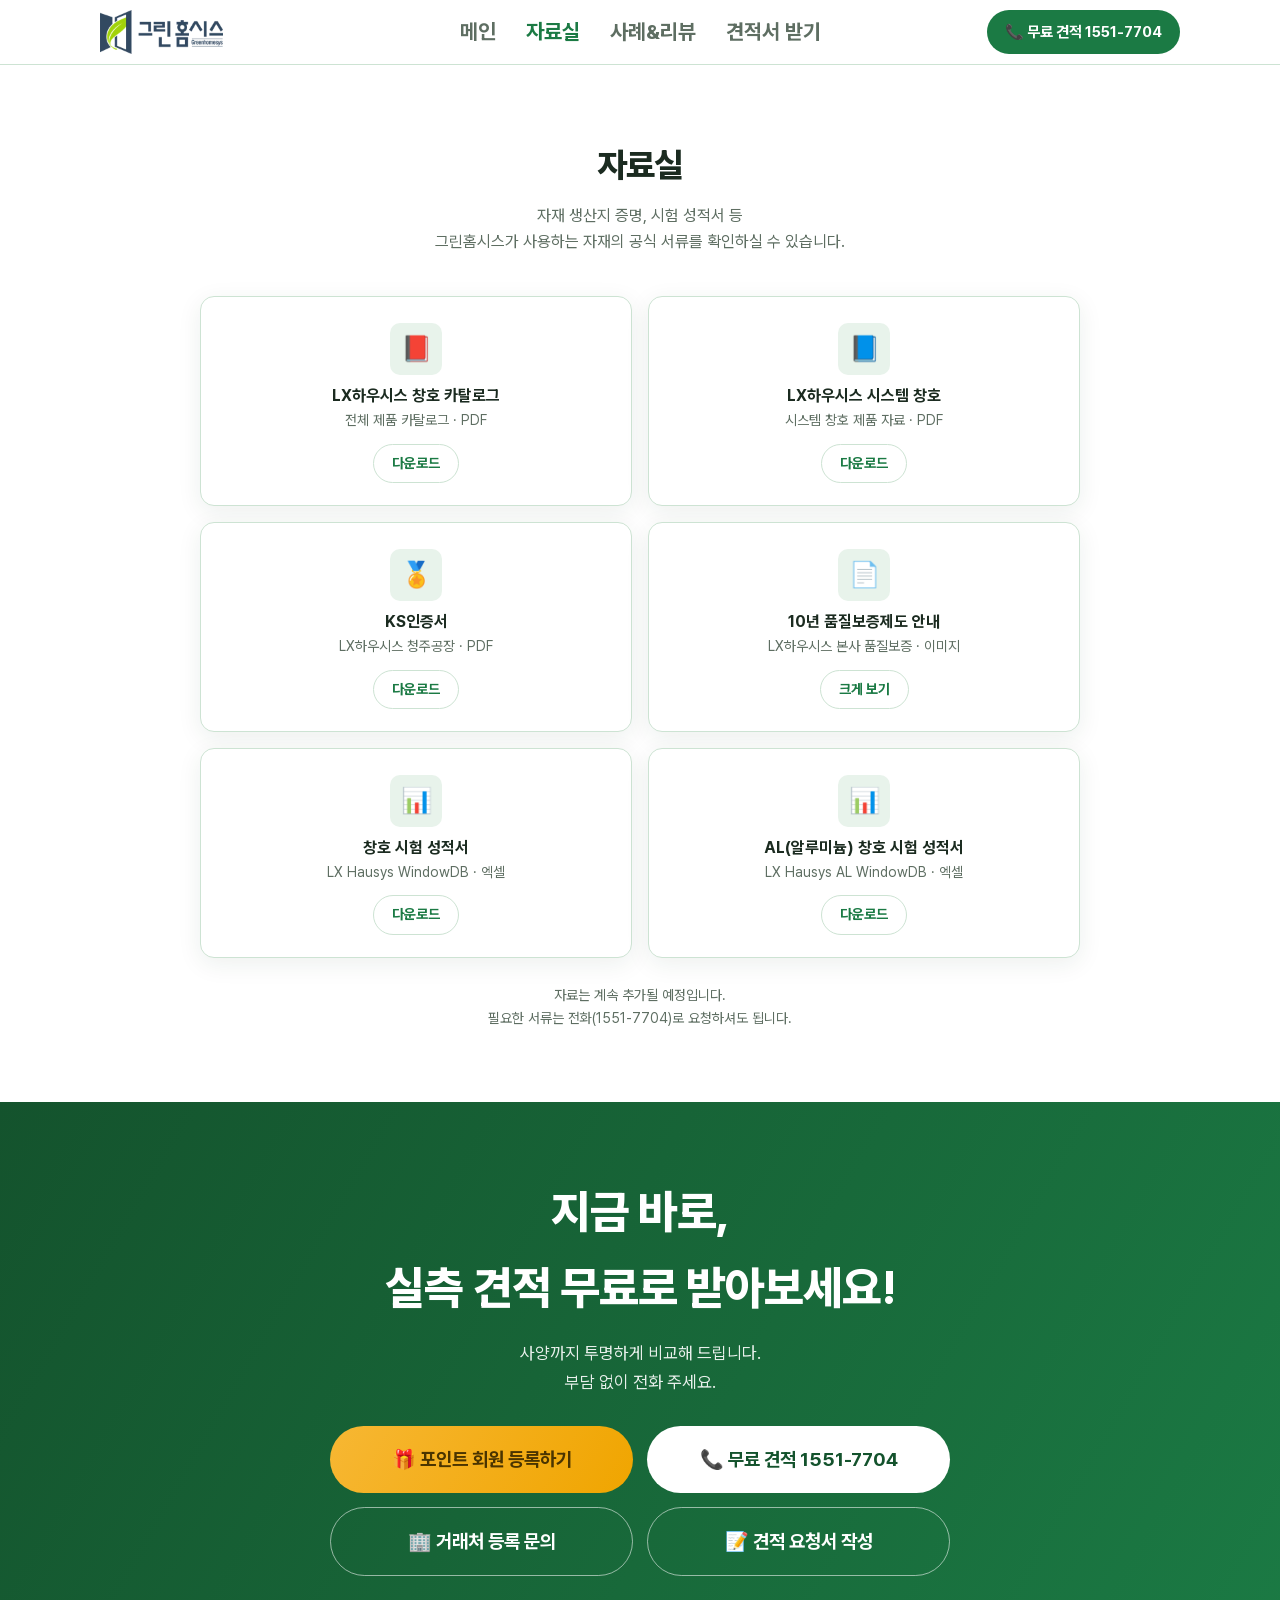
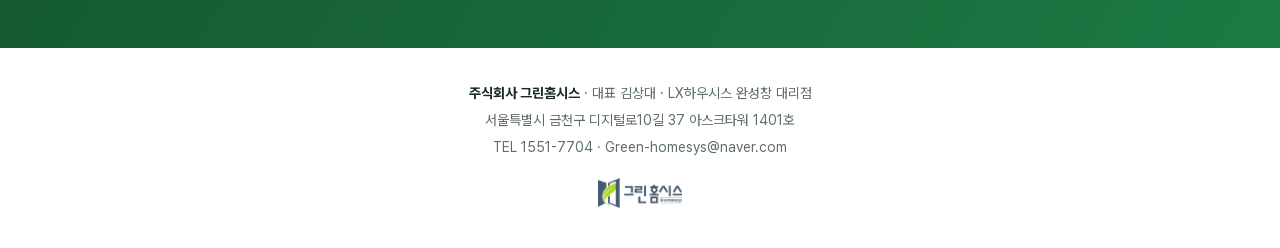
<file: archive.html>
<!DOCTYPE html>
<html lang="ko">
<head>
<meta charset="UTF-8">
<meta name="viewport" content="width=device-width, initial-scale=1.0">
<title>자료실 | 그린홈시스 · LX하우시스 완성창 대리점</title>
<meta name="description" content="그린홈시스 자료실: 자재 생산지 증명, 시험 성적서, 품질보증서 등 공식 서류 모음">
<meta name="robots" content="noindex">
<meta property="og:title" content="자료실: 그린홈시스 공식 서류 모음">
<meta property="og:description" content="자재 생산지 증명, 시험 성적서, 품질보증서 등 공식 서류를 한곳에서 확인하세요">
<meta property="og:url" content="https://gh-gp.replit.app/archive.html">
<meta property="og:type" content="website">
<meta property="og:image" content="https://gh-gp.replit.app/assets/og-point.jpg">
<meta property="og:image:type" content="image/jpeg">
<meta property="og:image:width" content="1200">
<meta property="og:image:height" content="630">
<meta property="og:image:alt" content="포인트 적립 서비스 OPEN! 고객 등록만 하셔도 첫 회원가입 포인트를 적립해드립니다.">
<meta name="twitter:card" content="summary_large_image">
<meta name="twitter:image" content="https://gh-gp.replit.app/assets/og-point.jpg">
<link rel="icon" type="image/png" sizes="96x96" href="assets/favicon-96.png">
<link rel="apple-touch-icon" href="assets/apple-touch-icon.png">
<link rel="preload" as="font" type="font/woff2" href="assets/fonts/pretendard-core.woff2" crossorigin>
<link rel="preload" as="font" type="font/woff2" href="assets/fonts/pretendard-ext.woff2" crossorigin>
<style>
/* Pretendard Variable — 자체 호스팅 서브셋
   core: 현재 사이트에서 쓰는 글자 (즉시 로드)
   ext : KS X 1001 상용 한글 나머지 (새 글자가 생길 때만 브라우저가 자동 다운로드)
   문구 수정으로 새 글자가 추가되면 ext가 자동으로 커버하므로 재생성은 필수 아님 */
@font-face {
  font-family: "Pretendard Variable";
  font-style: normal;
  font-weight: 400 800;
  font-display: optional;
  src: url("assets/fonts/pretendard-ext.woff2") format("woff2");
  unicode-range: U+AC00-D7A3;
}
@font-face {
  font-family: "Pretendard Variable";
  font-style: normal;
  font-weight: 400 800;
  font-display: optional;
  src: url("assets/fonts/pretendard-core.woff2") format("woff2");
  unicode-range: U+0020-007E,U+00A0-00FF,U+2013-2015,U+2018-2019,U+201C-201D,U+2026,U+20A9,U+2103,U+2190-2193,U+2460-2464,U+2500,U+2550,U+2605,U+26A1,U+2713,U+2715,U+2B50,U+33A1,U+AC00,U+AC04,U+AC10,U+AC15,U+AC19,U+AC1C-AC1D,U+AC70-AC71,U+AC74,U+AC80,U+AC8C,U+ACA8-ACA9,U+ACAC,U+ACB0,U+ACBD,U+ACC4,U+ACE0,U+ACF3,U+ACF5,U+ACFC,U+AD00,U+AD50,U+AD6C-AD6D,U+ADDC,U+ADF8,U+AE00,U+AE08-AE09,U+AE30,U+AE38,U+AE40,U+AE4C,U+AED8,U+AFB8,U+B05D,U+B098,U+B0A8,U+B0B4,U+B118,U+B124,U+B144,U+B192,U+B204,U+B284,U+B294,U+B2A5,U+B2C8,U+B2CC,U+B2D8,U+B2E4,U+B2E8,U+B2EB-B2EC,U+B2F4,U+B2F9,U+B300,U+B354,U+B370,U+B3C4,U+B3CC,U+B3D9,U+B418,U+B420,U+B429,U+B450,U+B458,U+B4DC,U+B4E0,U+B4E4,U+B4F1,U+B514,U+B54C,U+B77C,U+B780,U+B798,U+B79C,U+B7AB,U+B7EC,U+B7FC,U+B807,U+B824,U+B835,U+B840,U+B85C-B85D,U+B864,U+B8CC,U+B8E8,U+B958,U+B974,U+B978,U+B97C,U+B984-B985,U+B9AC,U+B9B0,U+B9B4,U+B9BC-B9BD,U+B9BF,U+B9C8,U+B9CC,U+B9DD-B9DE,U+B9E4,U+BA38,U+BA54,U+BA74,U+BA85,U+BAA8-BAA9,U+BAB8,U+BB34,U+BB38,U+BB50,U+BBF8,U+BC00,U+BC0F,U+BC14-BC15,U+BC18,U+BC1B-BC1D,U+BC29,U+BC30,U+BC34,U+BC84,U+BC8C,U+BCA0,U+BCA4,U+BCBD,U+BCC0,U+BCC4,U+BCF4-BCF5,U+BCF8,U+BCFC,U+BD80,U+BD84,U+BDF0,U+BE0C,U+BE14,U+BE44,U+BE4C,U+C0AC,U+C0B0,U+C0C1,U+C0C8,U+C0DD,U+C0E4,U+C0F7,U+C11C,U+C124,U+C131,U+C138,U+C140,U+C154,U+C158,U+C18C-C18D,U+C1A1,U+C218,U+C228,U+C2A4,U+C2B5,U+C2DC-C2DD,U+C2E0,U+C2E4,U+C313,U+C36C,U+C378,U+C4F8,U+C529,U+C544,U+C548,U+C54C,U+C555,U+C561,U+C57D,U+C591,U+C5B4,U+C5C5-C5C6,U+C5D0-C5D1,U+C5D8,U+C5EC,U+C5F0,U+C5F4,U+C601,U+C608,U+C624,U+C635,U+C640,U+C644,U+C65C,U+C694,U+C6A9,U+C6B0,U+C6B4,U+C6B8,U+C6CC,U+C6D0,U+C6D4,U+C6E8,U+C6F0,U+C6F9,U+C704,U+C720,U+C728,U+C73C,U+C740,U+C744,U+C74C,U+C758,U+C774,U+C778,U+C77C,U+C784-C785,U+C788,U+C790-C791,U+C7A0,U+C7A5,U+C7AC,U+C801,U+C804,U+C810-C811,U+C815,U+C81C,U+C870-C871,U+C881,U+C885,U+C88B,U+C8E0,U+C8FC-C8FD,U+C900,U+C904,U+C911,U+C988-C989,U+C99D,U+C9C0-C9C1,U+C9C4,U+C9C8,U+C9D1,U+C9D5,U+CC28,U+CC3D-CC3E,U+CC45,U+CC59,U+CC98,U+CC9C,U+CCA0,U+CCAB,U+CCAD,U+CCB4,U+CD08,U+CD5C,U+CD94-CD95,U+CDA4,U+CDB0,U+CE21,U+CE58,U+CE6D,U+CE74,U+CEEC,U+CEF4,U+CEF7,U+CF54,U+CFE0,U+D034,U+D06C,U+D0C0,U+D0C8,U+D0DC-D0DD,U+D0ED,U+D130,U+D138,U+D14C,U+D15C,U+D1B1,U+D22C,U+D230,U+D29C,U+D2B8-D2B9,U+D2BC,U+D300,U+D305,U+D30C,U+D314,U+D329,U+D398,U+D3EC-D3ED,U+D3F0,U+D3FC,U+D45C,U+D478,U+D488,U+D504,U+D508,U+D50C,U+D544,U+D558,U+D55C,U+D560,U+D568-D569,U+D574,U+D589,U+D5D8,U+D5E4,U+D604,U+D615,U+D61C,U+D638,U+D63C,U+D648,U+D654-D655,U+D65C,U+D669,U+D68C,U+D69F,U+D6C4,U+D734,U+D788,U+1F310,U+1F381,U+1F3C5,U+1F3E2,U+1F4C4,U+1F4CA,U+1F4D5-1F4D6,U+1F4D8,U+1F4DD-1F4DE,U+1F4F7,U+1F91D;
}
</style>
<style>
  :root {
    --green: #1b7a44;
    --green-deep: #14532d;
    --green-soft: #e8f3eb;
    --green-line: #cde3d3;
    --amber: #f0a500;
    --amber-soft: #fdf3d7;
    --lx-red: #a6242f;
    --ink: #1b2b20;
    --muted: #5e6e62;
    --bg: #ffffff;
    --bg-alt: #f4f8f4;
    --radius: 14px;
    --shadow: 0 6px 24px rgba(20, 60, 35, .08);
  }
  * { box-sizing: border-box; margin: 0; padding: 0; }
  html { scroll-behavior: smooth; scroll-padding-top: 76px; }
  body {
    font-family: "Pretendard Variable", Pretendard, "Apple SD Gothic Neo", "Noto Sans KR", "Malgun Gothic", sans-serif;
    color: var(--ink);
    background: var(--bg);
    line-height: 1.65;
    word-break: keep-all;
  }
  img { max-width: 100%; height: auto; display: block; }
  a { color: inherit; text-decoration: none; }
  .container { max-width: 1120px; margin: 0 auto; padding: 0 20px; }

  /* ───────── header ───────── */
  .gnb {
    position: sticky; top: 0; z-index: 50;
    background: rgba(255,255,255,.92);
    backdrop-filter: blur(10px);
    border-bottom: 1px solid var(--green-line);
  }
  .gnb-inner {
    display: flex; align-items: center; gap: 28px;
    height: 64px;
    position: relative;
  }
  /* 데스크톱: 메뉴를 화면 정중앙에 고정 */
  @media (min-width: 901px) {
    .gnb nav { position: absolute; left: 50%; transform: translateX(-50%); margin-left: 0; }
  }
  .logo { display: flex; align-items: center; gap: 9px; font-size: 19px; font-weight: 800; letter-spacing: -.02em; }
  .logo-img { height: 44px; width: auto; }
  .gnb nav { display: flex; gap: 30px; margin-left: auto; font-size: 21px; font-weight: 700; color: var(--muted); }
  .gnb nav a { white-space: nowrap; display: inline-flex; align-items: center; min-height: 44px; }
  .gnb nav a:hover, .gnb nav a.active { color: var(--green); }
  .gnb-call {
    display: inline-flex; align-items: center; gap: 8px;
    background: var(--green); color: #fff;
    font-weight: 700; font-size: 15px;
    padding: 10px 18px; border-radius: 999px;
    transition: background .15s;
    white-space: nowrap;
  }
  .gnb-call:hover { background: var(--green-deep); }

  /* ───────── hero ───────── */
  .hero {
    background:
      radial-gradient(640px 420px at 20% 82%, rgba(27,122,68,.13), transparent 70%),
      linear-gradient(180deg, var(--bg-alt) 0%, #ffffff 100%);
    overflow: hidden;
  }
  .hero-inner {
    display: grid; grid-template-columns: .95fr 1.05fr;
    grid-template-rows: 1fr auto auto 1fr;
    column-gap: 48px;
    padding: 84px 0 0;
  }
  .hero-visual { grid-column: 1; grid-row: 1 / 5; align-self: end; }
  .hero-copy { grid-column: 2; grid-row: 2; }
  .hero-ctas { grid-column: 2; grid-row: 3; margin-top: 4px; margin-bottom: 24px; }
  .hero-eyebrow {
    font-size: 19px; font-weight: 800; letter-spacing: .02em;
    color: var(--green-deep);
    margin-bottom: 14px;
  }
  .hero-eyebrow em { font-style: normal; color: var(--amber); margin-right: 4px; }
  .hero h1 {
    font-size: clamp(36px, 5vw, 60px);
    line-height: 1.2; font-weight: 800; letter-spacing: -.03em;
    margin-bottom: 20px;
  }
  .hero h1 .pt { color: var(--green); }
  .hero h1 .open {
    color: var(--amber);
    text-shadow: 0 2px 0 rgba(138, 97, 0, .12);
  }
  .btn-point {
    background: linear-gradient(120deg, #f7b733, var(--amber));
    color: #4a3400;
    font-size: 17px;
  }
  .btn-point:hover { filter: brightness(1.05); }
  .hero-sub { font-size: 19px; color: var(--muted); margin-bottom: 10px; }
  .hero-sub strong { color: var(--green-deep); font-weight: 800; font-size: 1.18em; }
  .hero-sub .instant {
    display: inline-block;
    font-size: 1.55em;
    background-image:
      linear-gradient(110deg, transparent 30%, #58c98b 50%, transparent 70%),
      linear-gradient(var(--green-deep), var(--green-deep));
    background-size: 60% 100%, 100% 100%;
    background-repeat: no-repeat;
    background-position: -150% 0, 0 0;
    -webkit-background-clip: text;
    background-clip: text;
    color: transparent;
    -webkit-text-fill-color: transparent;
    animation: pulse 2s ease-in-out infinite, shine 4.5s linear infinite;
    transform-origin: left center;
  }
  @keyframes pulse { 0%,100% { transform: scale(1); } 50% { transform: scale(1.06); } }
  @keyframes shine { 0% { background-position: -150% 0, 0 0; } 28% { background-position: 250% 0, 0 0; } 100% { background-position: 250% 0, 0 0; } }
  @media (prefers-reduced-motion: reduce) {
    .hero-sub .instant { animation: none; background: none; color: var(--green-deep); -webkit-text-fill-color: currentColor; }
  }
  .m-br { display: none; }
  .hero-ctas { display: flex; justify-content: flex-start; }
  .hero-ctas .btn-point { width: 100%; max-width: 470px; }
  .btn {
    display: inline-flex; align-items: center; justify-content: center; gap: 8px;
    font-weight: 700; font-size: 16px;
    padding: 14px 26px; border-radius: 999px;
    transition: transform .12s, background .15s;
  }
  .btn:active { transform: scale(.97); }
  .btn-primary { background: var(--green); color: #fff; }
  .btn-primary:hover { background: var(--green-deep); }
  .btn-ghost { background: #fff; color: var(--green); border: 1.5px solid var(--green-line); }
  .btn-ghost:hover { border-color: var(--green); }
  .hero-visual { position: relative; }
  .hero-visual img {
    width: 100%;
    max-width: 545px;
    margin: 0 auto;
    filter: drop-shadow(0 18px 28px rgba(20, 60, 35, .18));
  }
  .float-chip {
    position: absolute;
    background: #fff; border: 1px solid var(--green-line);
    border-radius: 999px;
    font-weight: 800; font-size: 14px; color: var(--green);
    padding: 8px 15px;
    box-shadow: 0 4px 14px rgba(20,60,35,.14);
    animation: bob 3.2s ease-in-out infinite;
  }
  .float-chip.p1 { top: 2%; left: 4%; }
  .float-chip.p2 { top: 14%; right: 2%; animation-delay: -1.6s; }
  @keyframes bob { 0%,100% { transform: translateY(0); } 50% { transform: translateY(-8px); } }
  @media (prefers-reduced-motion: reduce) { .float-chip { animation: none; } }

  /* ───────── sections common ───────── */
  section { padding: 72px 0; }
  .sec-head { text-align: center; margin-bottom: 40px; }
  .sec-head h2 { font-size: clamp(24px, 3vw, 34px); font-weight: 800; letter-spacing: -.02em; margin-bottom: 10px; }
  .sec-head p { color: var(--muted); font-size: 16px; max-width: 58ch; margin: 0 auto; }

  /* ───────── webtoon ───────── */
  .toon { background: var(--bg-alt); }
  .toon-grid { display: grid; grid-template-columns: repeat(4, 1fr); gap: 14px; }
  .toon-cut { position: relative; cursor: zoom-in; border-radius: var(--radius); overflow: hidden; box-shadow: var(--shadow); transition: transform .15s; }
  .toon-cut:hover { transform: translateY(-4px); }
  .toon-cut .num {
    position: absolute; top: 10px; left: 10px;
    width: 28px; height: 28px; border-radius: 999px;
    background: var(--green); color: #fff;
    font-size: 14px; font-weight: 800;
    display: grid; place-items: center;
    box-shadow: 0 2px 8px rgba(0,0,0,.2);
  }
  .toon-hint { text-align: center; margin-top: 18px; color: var(--muted); font-size: 14px; }
  .process-fig { max-width: 900px; margin: 32px auto 0; }

  /* ───────── LX trust ───────── */
  .lx-cards { display: grid; grid-template-columns: repeat(3, 1fr); gap: 16px; margin-bottom: 36px; }

  /* 시공 사례 마퀴 밴드 */
  .lx-band { height: 260px; overflow: hidden; margin-bottom: 40px; }
  .lx-marquee-track { display: flex; height: 100%; width: max-content; animation: marquee 60s linear infinite; }
  .lx-marquee-track img { height: 100%; width: auto; max-width: none; }
  @keyframes marquee { from { transform: translateX(0); } to { transform: translateX(-50%); } }
  @media (prefers-reduced-motion: reduce) { .lx-marquee-track { animation: none; } }

  .warranty-box {
    display: grid; grid-template-columns: 1fr 1.05fr;
    gap: 32px; align-items: center;
    max-width: 900px; margin: 0 auto 40px;
  }
  .warranty-copy h3 { font-size: 21px; font-weight: 800; letter-spacing: -.02em; margin-bottom: 10px; }
  .warranty-copy h3 em { font-style: normal; color: var(--lx-red); }
  .warranty-copy > p { color: var(--muted); font-size: 16px; margin-bottom: 14px; }
  .warranty-copy ul { list-style: none; display: grid; gap: 8px; margin-bottom: 14px; }
  .warranty-copy li { padding-left: 24px; position: relative; font-size: 16px; }
  .warranty-copy li::before { content: "✓"; position: absolute; left: 0; color: var(--green); font-weight: 800; }
  .warranty-copy .hint { color: var(--muted); font-size: 13px; }
  .lx-card {
    background: #fff; border: 1px solid var(--green-line);
    border-radius: var(--radius); padding: 26px 24px;
    box-shadow: var(--shadow);
  }
  .lx-card .ico {
    width: 46px; height: 46px; border-radius: 10px;
    background: var(--green-soft);
    display: grid; place-items: center;
    font-size: 21px; margin-bottom: 14px;
  }
  .lx-card h3 { font-size: 19px; font-weight: 800; margin-bottom: 6px; }
  .lx-card h3 em { font-style: normal; color: var(--lx-red); }
  .lx-card p { font-size: 15px; color: var(--muted); }

  .catalog-cta { display: flex; justify-content: flex-start; margin: 20px 0 0; }
  .catalog-cta .btn {
    font-size: 17px; padding: 16px 34px;
    background: var(--lx-red);
  }
  .catalog-cta .btn:hover { background: #8c1d27; }
  .fig { background: #fff; border: 1px solid var(--green-line); border-radius: var(--radius); overflow: hidden; box-shadow: var(--shadow); cursor: zoom-in; }
  .fig figcaption {
    padding: 13px 16px; font-size: 15px; font-weight: 700;
    border-top: 1px solid var(--green-line);
    display: flex; align-items: center; gap: 8px;
  }
  .fig figcaption::after { content: "크게 보기 +"; margin-left: auto; font-weight: 600; font-size: 13px; color: var(--muted); }

  /* 홈페이지·전화 버튼 */
  .namecard-btns { display: flex; gap: 16px; justify-content: center; max-width: 760px; margin: 28px auto 0; }
  .namecard-btns .btn { flex: 1; max-width: 360px; font-size: 19px; padding: 20px 24px; border-radius: 999px; }
  .btn-white { background: #fff; color: var(--green-deep); }
  .btn-white:hover { background: var(--green-soft); }

  /* ───────── promo ───────── */
  .promo { background: var(--bg-alt); }
  /* 두 포스터 비율에 맞춰 컬럼 폭 배분 → 이미지 높이 동일 */
  .promo-grid { display: grid; grid-template-columns: 1fr .952fr; gap: 20px; align-items: stretch; }
  .promo-card {
    background: #fff; border-radius: var(--radius);
    overflow: hidden; border: 1px solid var(--green-line);
    box-shadow: var(--shadow);
  }
  .promo-card .head { display: flex; align-items: center; gap: 10px; padding: 16px 18px; }
  .promo-card .head h3 { font-size: 17px; font-weight: 800; }
  .badge { font-size: 13px; font-weight: 800; padding: 4px 12px; border-radius: 999px; white-space: nowrap; }
  .badge-always { background: var(--green-soft); color: var(--green-deep); }
  .badge-month { background: var(--amber-soft); color: #8a6100; }
  .promo-card img { cursor: zoom-in; width: 100%; }
  .promo-note { text-align: center; color: var(--muted); font-size: 14px; margin-top: 20px; }
  .coupon-head { text-align: center; margin: 56px 0 22px; }
  .coupon-head h3 { font-size: clamp(20px, 2.2vw, 26px); font-weight: 800; letter-spacing: -.02em; margin-bottom: 8px; }
  .coupon-head p { color: var(--muted); font-size: 15px; }
  .coupon-grid { display: grid; grid-template-columns: 1fr 1fr; gap: 20px; align-items: stretch; }

  /* ───────── closing cta ───────── */
  .closing {
    background: linear-gradient(120deg, var(--green-deep), var(--green));
    color: #fff; text-align: center;
    padding: 72px 20px;
  }
  .closing h2 { font-size: clamp(30px, 4vw, 46px); font-weight: 800; letter-spacing: -.02em; margin-bottom: 14px; }
  .closing p { opacity: .9; margin-bottom: 30px; font-size: 17px; }
  .closing .btn { font-size: 19px; padding: 18px 38px; border-radius: 999px; }
  .closing-btns { display: grid; grid-template-columns: repeat(2, minmax(0, 1fr)); gap: 14px; max-width: 620px; margin: 0 auto; }
  .closing .btn-line { border: 1.5px solid rgba(255,255,255,.55); color: #fff; }
  .closing .btn-line:hover { border-color: #fff; background: rgba(255,255,255,.1); }

  footer { padding: 34px 0 40px; text-align: center; color: var(--muted); font-size: 14px; }
  footer b { color: var(--ink); }
  footer p { margin-bottom: 4px; }
  .footer-logo { height: 30px; width: auto; margin: 18px auto 0; opacity: .9; }

  /* floating call (mobile) */
  .float-call {
    position: fixed; left: 16px; right: 16px; bottom: 16px; z-index: 60;
    display: none;
    align-items: center; justify-content: center; gap: 10px;
    background: var(--green); color: #fff;
    font-size: 17px; font-weight: 800;
    padding: 16px; border-radius: 999px;
    box-shadow: 0 8px 24px rgba(20,60,35,.35);
    opacity: 0; transform: translateY(130%);
    transition: transform .35s ease, opacity .35s ease;
    pointer-events: none;
  }
  .float-call.show { opacity: 1; transform: none; pointer-events: auto; }
  @media (prefers-reduced-motion: reduce) { .float-call { transition: none; } }

  /* lightbox */
  .lightbox {
    position: fixed; inset: 0; z-index: 100;
    background: rgba(12, 22, 15, .88);
    display: none; align-items: flex-start; justify-content: center;
    overflow-y: auto; padding: 30px 16px;
    cursor: zoom-out;
  }
  .lightbox.open { display: flex; }
  .lightbox img { max-width: min(920px, 100%); border-radius: 10px; margin: auto; }
  .lightbox .close {
    position: fixed; top: 18px; right: 22px;
    color: #fff; font-size: 30px; line-height: 1;
    background: none; border: none; cursor: pointer;
  }

  /* ───────── responsive ───────── */
  /* 데스크톱: 히어로 버튼 확대 */
  @media (min-width: 901px) {
    .hero-ctas .btn { font-size: 21px; padding: 24px 36px; border-radius: 999px; }
  }

  /* 태블릿: 웹툰 4컷을 2×2로 */
  @media (max-width: 1120px) {
    .toon-grid { grid-template-columns: repeat(2, 1fr); max-width: 760px; margin: 0 auto; }
  }

  /* 모바일·세로 태블릿 */
  @media (max-width: 900px) {
    .gnb-call { display: none; }
    .gnb nav { gap: 14px; font-size: 17px; }
    .hero-copy { text-align: center; }
    .hero-sub { margin-left: auto; margin-right: auto; }
    .hero-ctas { justify-content: center; }
    .hero-ctas .btn-point { width: 86%; }
    /* 특징 카드 3개를 한 줄에 컴팩트하게 */
    .lx-cards { gap: 10px; margin-bottom: 24px; }
    .lx-band { height: 170px; margin-bottom: 28px; }
    .process-fig { overflow-x: auto; -webkit-overflow-scrolling: touch; }
    .process-fig img { height: 240px; width: auto; max-width: none; }
    .namecard-btns { flex-direction: column; align-items: center; gap: 12px; max-width: 420px; }
    .namecard-btns .btn { width: 100%; }
    .warranty-box { grid-template-columns: 1fr; gap: 18px; margin-bottom: 32px; }
    .catalog-cta { justify-content: center; }
    .lx-card { padding: 16px 8px; text-align: center; }
    .lx-card .ico { width: 38px; height: 38px; font-size: 19px; margin: 0 auto 8px; border-radius: 10px; }
    .lx-card h3 { font-size: 14px; margin-bottom: 0; }
    .lx-card p { display: none; }
    .hero-inner { grid-template-columns: 1fr; grid-template-rows: none; gap: 8px; padding: 44px 0 34px; }
    .hero-ctas { margin-bottom: 0; }
    .hero-copy { grid-column: 1; grid-row: auto; order: 1; }
    .m-br { display: inline; }
    .hero-sub strong { font-size: 1em; }
    .hero-visual { grid-column: 1; grid-row: auto; order: 2; max-width: 340px; margin: 0 auto; }
    .hero-ctas { grid-column: 1; grid-row: auto; order: 3; margin-top: 18px; }
    .float-chip.p1 { left: 0; }
    .float-chip.p2 { right: 0; }
    .catalog-cta { margin-bottom: 40px; }
    .catalog-cta .btn { width: 100%; max-width: 420px; }
    .float-call { display: flex; }
    section { padding: 56px 0; }
    footer { padding-bottom: 110px; }
  }

  /* 좁은 모바일: 그리드 한 줄로, 버튼 전체 폭 */
  @media (max-width: 640px) {
    .closing-btns { max-width: 420px; gap: 12px; }
    .closing .btn { width: 100%; padding-left: 12px; padding-right: 12px; }
    .closing .btn-point, .closing .btn-white { grid-column: 1 / -1; }
    .closing .btn-line { font-size: 15px; }
    .toon-grid { grid-template-columns: 1fr; gap: 16px; max-width: 460px; }
    .promo-grid { grid-template-columns: 1fr; max-width: 520px; margin: 0 auto; }
    .coupon-grid { grid-template-columns: 1fr; max-width: 520px; margin: 0 auto; }
    .namecard-btns .btn { flex: 1 1 100%; }
  }

  /* 초소형 화면: 헤더 압축 */
  @media (max-width: 380px) {
    .gnb-inner { gap: 8px; height: 56px; }
    .logo-img { height: 30px; }
    .gnb nav { gap: 10px; font-size: 15px; }
    .gnb-call { font-size: 13px; padding: 8px 12px; }
    .hero h1 { font-size: 30px; }
  }

  /* 모바일 헤더 — 로고가 메뉴에 밀려 **가로로만 눌리지 않게**(임송화 2026-09-28 "모바일 화면으로 볼 때 상단
     메뉴바 좌측에 로고가 찌그러져있는데"). 로고는 줄지 않고(flex-shrink:0) 비율 그대로 **크기**로 맞추고,
     자리가 모자라면 메뉴 글자·간격을 줄인다. 폭 구간은 폰트를 다 받은 뒤 실측해 정했다. */
  .logo { flex-shrink: 0; }
  .logo-img { object-fit: contain; }
  @media (max-width: 900px) { .gnb-inner { gap: 16px; } .logo-img { height: 36px; } .gnb nav { gap: 22px; } }
  /* 모바일 메뉴는 손가락으로 누른다(임송화 2026-09-28 "메뉴들도 간격 좀 여유롭게 띄워줘") — 로고 옆 남는 폭을
     메뉴가 다 쓰고(flex:1) 고르게 나눈다(space-evenly). 링크마다 좌우 여백을 줘서 **누르는 자리**도 넓힌다
     (세로는 원래 min-height 44px). 간격을 숫자로 박지 않는 이유: 폭마다 남는 자리가 달라서다.
     ⚠ 폭 구간은 가장 넓게 그려지는 견적서 받기 쪽(quote.html — 한글을 ext 글꼴로 그려 15% 넓다)에 맞췄다. */
  @media (max-width: 560px) {
    .gnb-inner { gap: 12px; height: 56px; } .logo-img { height: 30px; }
    .gnb nav { flex: 1; justify-content: space-evenly; gap: 0; margin-left: 0; font-size: 15px; }
    .gnb nav a { padding: 0 6px; }
  }
  @media (max-width: 430px) { .gnb-inner { gap: 8px; } .logo-img { height: 26px; } .gnb nav { font-size: 14px; } .gnb nav a { padding: 0 5px; } }
  @media (max-width: 370px) { .logo-img { height: 24px; } .gnb nav { font-size: 13px; } .gnb nav a { padding: 0 4px; } }
  @media (max-width: 340px) { .logo-img { height: 22px; } .gnb nav { font-size: 12px; } .gnb nav a { padding: 0 3px; } }
</style>
<style>
  .archive { min-height: 60vh; }
  /* 데스크톱: 2개씩 3줄 배치 */
  .doc-list { display: grid; grid-template-columns: repeat(2, 1fr); gap: 16px; max-width: 880px; margin: 0 auto; }
  .doc-item {
    display: flex; flex-direction: column; align-items: center; justify-content: flex-start;
    text-align: center; gap: 10px;
    background: #fff; border: 1px solid var(--green-line);
    border-radius: var(--radius); padding: 26px 18px 22px;
    box-shadow: var(--shadow);
    transition: transform .12s, border-color .15s;
    cursor: pointer;
  }
  .doc-item:hover { transform: translateY(-2px); border-color: var(--green); }
  .doc-ico {
    width: 52px; height: 52px; border-radius: 10px; flex: none;
    background: var(--green-soft);
    display: grid; place-items: center; font-size: 25px;
  }
  .doc-info { min-width: 0; }
  .doc-info b { display: block; font-size: 16px; line-height: 1.4; }
  .doc-info small { color: var(--muted); font-size: 14px; }
  .doc-act {
    margin-top: auto; flex: none;
    font-size: 14px; font-weight: 700; color: var(--green);
    border: 1.5px solid var(--green-line); border-radius: 999px;
    padding: 7px 18px; white-space: nowrap;
  }
  .doc-item:hover .doc-act { border-color: var(--green); }
  .doc-note { text-align: center; color: var(--muted); font-size: 14px; margin-top: 26px; }
  /* 모바일: 한 줄씩 가로형 카드로 */
  @media (max-width: 760px) {
    .doc-list { grid-template-columns: 1fr; max-width: 520px; gap: 14px; }
    .doc-item {
      flex-direction: row; text-align: left; align-items: center;
      gap: 14px; padding: 15px 16px;
    }
    .doc-ico { width: 46px; height: 46px; border-radius: 10px; font-size: 21px; }
    .doc-act { margin-top: 0; margin-left: auto; }
  }
  @media (max-width: 480px) {
    .doc-act { display: none; }
  }
  /* 아주 좁은 폰(380px 이하): 마감 버튼 넷을 한 줄에 하나씩 — 두 칸으로 두면 «거래처 등록 문의»·«견적 요청서 작성» 이 두 줄로 꺾인다(실측 320px). */
  @media (max-width: 380px) {
    .closing .btn-line { grid-column: 1 / -1; }
    .promo-card .head .badge { padding: 3px 7px; }
  }
</style>
</head>
<body>

<header class="gnb">
  <div class="container gnb-inner">
    <a class="logo" href="index.html">
      <img class="logo-img" src="assets/logo.webp" width="370" height="132" alt="그린홈시스 로고">
    </a>
    <nav>
      <a href="index.html">메인</a>
      <a href="archive.html" class="active">자료실</a>
      <a href="reviews.html">사례&amp;리뷰</a>
      <a href="quote.html">견적서 받기</a>
    </nav>
    <a class="gnb-call" href="tel:1551-7704" style="margin-left:auto;">📞 무료 견적 1551-7704</a>
  </div>
</header>

<section class="archive">
  <div class="container">
    <div class="sec-head">
      <h2>자료실</h2>
      <p>자재 생산지 증명, 시험 성적서 등<br>그린홈시스가 사용하는 자재의 공식 서류를 확인하실 수 있습니다.</p>
    </div>

    <div class="doc-list">
      <!-- 새 자료 추가: 아래 doc-item 블록을 복사해 파일 경로·제목만 바꾸면 됩니다.
           PDF는 href+download, 이미지는 data-full(라이트박스)로 연결하세요. -->
      <a class="doc-item" href="assets/lx-catalog-2026-09.pdf" download="LX하우시스 카탈로그.pdf">
        <span class="doc-ico">📕</span>
        <span class="doc-info"><b>LX하우시스 창호 카탈로그</b><small>전체 제품 카탈로그 · PDF</small></span>
        <span class="doc-act">다운로드</span>
      </a>
      <a class="doc-item" href="assets/lx-system-window.pdf" download="LX하우시스 시스템 창호.pdf">
        <span class="doc-ico">📘</span>
        <span class="doc-info"><b>LX하우시스 시스템 창호</b><small>시스템 창호 제품 자료 · PDF</small></span>
        <span class="doc-act">다운로드</span>
      </a>
      <a class="doc-item" href="assets/lx-ks-cert.pdf" download="LX하우시스 KS인증서(청주공장).pdf">
        <span class="doc-ico">🏅</span>
        <span class="doc-info"><b>KS인증서</b><small>LX하우시스 청주공장 · PDF</small></span>
        <span class="doc-act">다운로드</span>
      </a>
      <div class="doc-item" data-full="assets/lx-warranty.webp">
        <span class="doc-ico">📄</span>
        <span class="doc-info"><b>10년 품질보증제도 안내</b><small>LX하우시스 본사 품질보증 · 이미지</small></span>
        <span class="doc-act">크게 보기</span>
      </div>
      <a class="doc-item" href="assets/lx-test-report-window.xlsx" download="LX하우시스 창호 시험성적서.xlsx">
        <span class="doc-ico">📊</span>
        <span class="doc-info"><b>창호 시험 성적서</b><small>LX Hausys WindowDB · 엑셀</small></span>
        <span class="doc-act">다운로드</span>
      </a>
      <a class="doc-item" href="assets/lx-test-report-al-window.xlsx" download="LX하우시스 AL 창호 시험성적서.xlsx">
        <span class="doc-ico">📊</span>
        <span class="doc-info"><b>AL(알루미늄) 창호 시험 성적서</b><small>LX Hausys AL WindowDB · 엑셀</small></span>
        <span class="doc-act">다운로드</span>
      </a>
    </div>

    <p class="doc-note">자료는 계속 추가될 예정입니다.<br>필요한 서류는 전화(1551-7704)로 요청하셔도 됩니다.</p>
  </div>
</section>

<div class="closing">
  <h2>지금 바로,<br>실측 견적 무료로 받아보세요!</h2>
  <p>사양까지 투명하게 비교해 드립니다.<br>부담 없이 전화 주세요.</p>
  <div class="closing-btns">
    <a class="btn btn-point" href="https://gh-point.com/" target="_blank" rel="noopener">🎁 포인트 회원 등록하기</a>
    <a class="btn btn-white" href="tel:1551-7704">📞 무료 견적 1551-7704</a>
    <a class="btn btn-line" href="https://greenhomesys.com/%ea%b1%b0%eb%9e%98%ec%b2%98-%eb%93%b1%eb%a1%9d-%ec%9a%94%ec%b2%ad%ec%84%9c/" target="_blank" rel="noopener">🏢 거래처 등록 문의</a>
    <a class="btn btn-line" href="https://greenhomesys.com/%ea%b2%ac%ec%a0%81-%ec%9a%94%ec%b2%ad%ec%84%9c/" target="_blank" rel="noopener">📝 견적 요청서 작성</a>
  </div>
</div>

<footer>
  <div class="container">
    <p><b>주식회사 그린홈시스</b> · 대표 김상대 · LX하우시스 완성창 대리점</p>
    <p>서울특별시 금천구 디지털로10길 37 아스크타워 1401호</p>
    <p>TEL 1551-7704 · Green-homesys@naver.com</p>
    <img class="footer-logo" src="assets/logo.webp" width="370" height="132" alt="그린홈시스 로고" loading="lazy">
  </div>
</footer>

<a class="float-call" href="tel:1551-7704">📞 무료 견적 1551-7704</a>

<div class="lightbox" id="lightbox" role="dialog" aria-modal="true" aria-label="이미지 크게 보기">
  <button class="close" aria-label="닫기">×</button>
  <img alt="확대 이미지">
</div>

<script>
  const lb = document.getElementById('lightbox');
  const lbImg = lb.querySelector('img');
  document.querySelectorAll('[data-full]').forEach(el => {
    el.addEventListener('click', () => {
      lbImg.src = el.dataset.full;
      lb.classList.add('open');
      document.body.style.overflow = 'hidden';
    });
  });
  function closeLb() {
    lb.classList.remove('open');
    lbImg.removeAttribute('src');
    document.body.style.overflow = '';
  }
  lb.addEventListener('click', closeLb);
  document.addEventListener('keydown', e => { if (e.key === 'Escape') closeLb(); });

  const floatCall = document.querySelector('.float-call');
  function toggleFloatCall() {
    floatCall.classList.toggle('show', window.scrollY > 120);
  }
  window.addEventListener('scroll', toggleFloatCall, { passive: true });
  toggleFloatCall();
</script>
<!-- 방문·조회 수집 — 그린홈시스 지원 콘솔 [마케팅 · 영업 페이지 · 그린홈시스] 이 보는 자료.
     파일은 gh-point.com 이 내려준다(greenhome-mileage `public/track.js`).
     쪽 조회와 «무엇을 눌렀나»(전화·자료·견적·거래처·포인트·숨고·블로그·영상)를 함께 센다 —
     여기 있던 Cloudflare 집계가 세던 것을 그대로 옮겼다(임송화 결정 2026-09-22 «콘솔로 모은다»).
     이 기기를 빼려면 주소 뒤에 ?notrack=1 을 한 번 붙여 연다(옛 제외 설정도 그대로 지킨다). -->
<script src="https://gh-point.com/track.js" data-site="영업-그린홈시스" defer></script>
<script src="https://gh-point.com/chat-widget.js" data-site="영업-그린홈시스" defer></script>
</body>
</html>
</file>
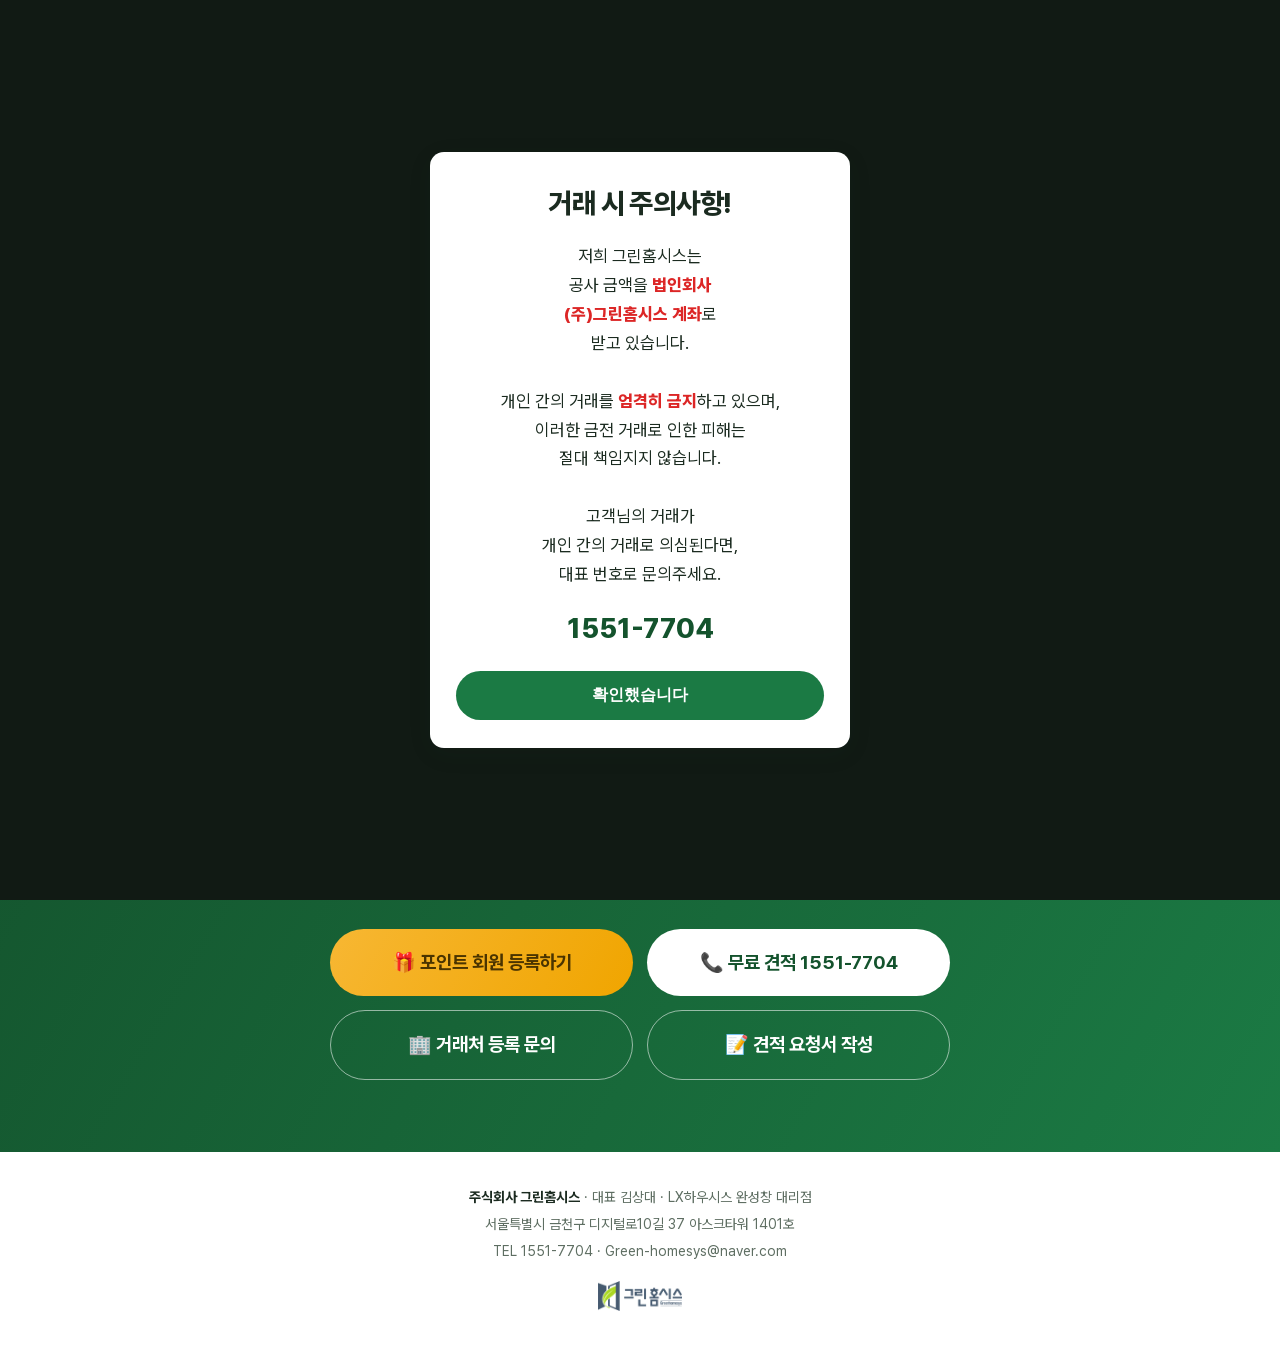
<file: quote.html>
<!DOCTYPE html>
<html lang="ko">
<head>
<meta charset="UTF-8">
<meta name="viewport" content="width=device-width, initial-scale=1.0">
<title>견적서 받기 | 그린홈시스 · LX하우시스 완성창 대리점</title>
<meta name="description" content="그린홈시스 견적서: 휴대폰 번호를 입력하고 본인의 견적서를 확인한 뒤, 마음에 걸리는 부분을 남겨 주세요.">
<meta name="robots" content="noindex">
<link rel="icon" type="image/png" sizes="96x96" href="assets/favicon-96.png">
<link rel="apple-touch-icon" href="assets/apple-touch-icon.png">
<!-- 견적서 받기만 PWA로 설치 가능하게(임송화 지시 2026-10-19) — 매니페스트·서비스워커를
     이 페이지에서만 연결한다(메인·자료실·사례&리뷰는 그대로 일반 페이지). -->
<link rel="manifest" href="quote-manifest.webmanifest">
<meta name="theme-color" content="#1b7a44">
<meta name="apple-mobile-web-app-capable" content="yes">
<meta name="apple-mobile-web-app-status-bar-style" content="default">
<meta name="apple-mobile-web-app-title" content="가견적서">
<link rel="preload" as="font" type="font/woff2" href="assets/fonts/pretendard-core.woff2" crossorigin>
<link rel="preload" as="font" type="font/woff2" href="assets/fonts/pretendard-ext.woff2" crossorigin>
<style>
@font-face {
  font-family: "Pretendard Variable";
  font-style: normal;
  font-weight: 400 800;
  font-display: optional;
  src: url("assets/fonts/pretendard-ext.woff2") format("woff2");
  unicode-range: U+AC00-D7A3;
}
@font-face {
  font-family: "Pretendard Variable";
  font-style: normal;
  font-weight: 400 800;
  font-display: optional;
  src: url("assets/fonts/pretendard-core.woff2") format("woff2");
  unicode-range: U+0020-007E,U+00A0-00FF,U+2013-2015,U+2018-2019,U+201C-201D,U+2026,U+20A9,U+2103,U+2190-2193,U+2460-2464,U+2500,U+2550,U+2605,U+26A1,U+2713,U+2715,U+2B50,U+33A1,U+AC00,U+AC04,U+AC10,U+AC15,U+AC19,U+AC1C-AC1D,U+AC70-AC71,U+AC74,U+AC80,U+AC8C,U+ACA8-ACA9,U+ACAC,U+ACB0,U+ACBD,U+ACC4,U+ACE0,U+ACF3,U+ACF5,U+ACFC,U+AD00,U+AD50,U+AD6C-AD6D,U+ADDC,U+ADF8,U+AE00,U+AE08-AE09,U+AE30,U+AE38,U+AE40,U+AE4C,U+AED8,U+AFB8,U+B05D,U+B098,U+B0A8,U+B0B4,U+B118,U+B124,U+B144,U+B192,U+B204,U+B284,U+B294,U+B2A5,U+B2C8,U+B2CC,U+B2D8,U+B2E4,U+B2E8,U+B2EB-B2EC,U+B2F4,U+B2F9,U+B300,U+B354,U+B370,U+B3C4,U+B3CC,U+B3D9,U+B418,U+B420,U+B429,U+B450,U+B458,U+B4DC,U+B4E0,U+B4E4,U+B4F1,U+B514,U+B54C,U+B77C,U+B780,U+B798,U+B79C,U+B7AB,U+B7EC,U+B7FC,U+B807,U+B824,U+B835,U+B840,U+B85C-B85D,U+B864,U+B8CC,U+B8E8,U+B958,U+B974,U+B978,U+B97C,U+B984-B985,U+B9AC,U+B9B0,U+B9B4,U+B9BC-B9BD,U+B9BF,U+B9C8,U+B9CC,U+B9DD-B9DE,U+B9E4,U+BA38,U+BA54,U+BA74,U+BA85,U+BAA8-BAA9,U+BAB8,U+BB34,U+BB38,U+BB50,U+BBF8,U+BC00,U+BC0F,U+BC14-BC15,U+BC18,U+BC1B-BC1D,U+BC29,U+BC30,U+BC34,U+BC84,U+BC8C,U+BCA0,U+BCA4,U+BCBD,U+BCC0,U+BCC4,U+BCF4-BCF5,U+BCF8,U+BCFC,U+BD80,U+BD84,U+BDF0,U+BE0C,U+BE14,U+BE44,U+BE4C,U+C0AC,U+C0B0,U+C0C1,U+C0C8,U+C0DD,U+C0E4,U+C0F7,U+C11C,U+C124,U+C131,U+C138,U+C140,U+C154,U+C158,U+C18C-C18D,U+C1A1,U+C218,U+C228,U+C2A4,U+C2B5,U+C2DC-C2DD,U+C2E0,U+C2E4,U+C313,U+C36C,U+C378,U+C4F8,U+C529,U+C544,U+C548,U+C54C,U+C555,U+C561,U+C57D,U+C591,U+C5B4,U+C5C5-C5C6,U+C5D0-C5D1,U+C5D8,U+C5EC,U+C5F0,U+C5F4,U+C601,U+C608,U+C624,U+C635,U+C640,U+C644,U+C65C,U+C694,U+C6A9,U+C6B0,U+C6B4,U+C6B8,U+C6CC,U+C6D0,U+C6D4,U+C6E8,U+C6F0,U+C6F9,U+C704,U+C720,U+C728,U+C73C,U+C740,U+C744,U+C74C,U+C758,U+C774,U+C778,U+C77C,U+C784-C785,U+C788,U+C790-C791,U+C7A0,U+C7A5,U+C7AC,U+C801,U+C804,U+C810-C811,U+C815,U+C81C,U+C870-C871,U+C881,U+C885,U+C88B,U+C8E0,U+C8FC-C8FD,U+C900,U+C904,U+C911,U+C988-C989,U+C99D,U+C9C0-C9C1,U+C9C4,U+C9C8,U+C9D1,U+C9D5,U+CC28,U+CC3D-CC3E,U+CC45,U+CC59,U+CC98,U+CC9C,U+CCA0,U+CCAB,U+CCAD,U+CCB4,U+CD08,U+CD5C,U+CD94-CD95,U+CDA4,U+CDB0,U+CE21,U+CE58,U+CE6D,U+CE74,U+CEEC,U+CEF4,U+CEF7,U+CF54,U+CFE0,U+D034,U+D06C,U+D0C0,U+D0C8,U+D0DC-D0DD,U+D0ED,U+D130,U+D138,U+D14C,U+D15C,U+D1B1,U+D22C,U+D230,U+D29C,U+D2B8-D2B9,U+D2BC,U+D300,U+D305,U+D30C,U+D314,U+D329,U+D398,U+D3EC-D3ED,U+D3F0,U+D3FC,U+D45C,U+D478,U+D488,U+D504,U+D508,U+D50C,U+D544,U+D558,U+D55C,U+D560,U+D568-D569,U+D574,U+D589,U+D5D8,U+D5E4,U+D604,U+D615,U+D61C,U+D638,U+D63C,U+D648,U+D654-D655,U+D65C,U+D669,U+D68C,U+D69F,U+D6C4,U+D734,U+D788,U+1F310,U+1F381,U+1F3C5,U+1F3E2,U+1F4C4,U+1F4CA,U+1F4D5-1F4D6,U+1F4D8,U+1F4DD-1F4DE,U+1F4F7,U+1F91D;
}
</style>
<style>
  :root {
    --green: #1b7a44;
    --green-deep: #14532d;
    --green-soft: #e8f3eb;
    --green-line: #cde3d3;
    --amber: #f0a500;
    --lx-red: #a6242f;
    --ink: #1b2b20;
    --muted: #5e6e62;
    --bg: #ffffff;
    --bg-alt: #f4f8f4;
    --radius: 14px;
    --shadow: 0 6px 24px rgba(20, 60, 35, .08);
  }
  * { box-sizing: border-box; margin: 0; padding: 0; }
  body {
    font-family: "Pretendard Variable", Pretendard, "Apple SD Gothic Neo", "Noto Sans KR", "Malgun Gothic", sans-serif;
    color: var(--ink);
    background: var(--bg);
    line-height: 1.65;
    word-break: keep-all;
  }
  img { max-width: 100%; height: auto; display: block; }
  a { color: inherit; text-decoration: none; }
  .container { max-width: 1120px; margin: 0 auto; padding: 0 20px; }

  .gnb {
    position: sticky; top: 0; z-index: 50;
    background: rgba(255,255,255,.92);
    backdrop-filter: blur(10px);
    border-bottom: 1px solid var(--green-line);
  }
  .gnb-inner { display: flex; align-items: center; gap: 28px; height: 64px; position: relative; }
  @media (min-width: 901px) {
    .gnb nav { position: absolute; left: 50%; transform: translateX(-50%); margin-left: 0; }
  }
  .logo { display: flex; align-items: center; gap: 9px; font-size: 19px; font-weight: 800; letter-spacing: -.02em; }
  .logo-img { height: 44px; width: auto; }
  .gnb nav { display: flex; gap: 30px; margin-left: auto; font-size: 21px; font-weight: 700; color: var(--muted); }
  .gnb nav a { white-space: nowrap; display: inline-flex; align-items: center; min-height: 44px; }
  .gnb nav a:hover, .gnb nav a.active { color: var(--green); }
  .gnb-call {
    display: inline-flex; align-items: center; gap: 8px;
    background: var(--green); color: #fff;
    font-weight: 700; font-size: 15px;
    padding: 10px 18px; border-radius: 999px;
    transition: background .15s; white-space: nowrap;
  }
  .gnb-call:hover { background: var(--green-deep); }

  section { padding: 56px 0 72px; min-height: 60vh; }
  .sec-head { text-align: center; margin-bottom: 32px; }
  .sec-head h2 { font-size: clamp(24px, 3vw, 34px); font-weight: 800; letter-spacing: -.02em; margin-bottom: 10px; }
  .sec-head p { color: var(--muted); font-size: 16px; max-width: 52ch; margin: 0 auto; }

  .card {
    background: #fff; border: 1px solid var(--green-line);
    border-radius: var(--radius); box-shadow: var(--shadow); padding: 28px 26px;
  }
  .auth-card { max-width: 420px; margin: 0 auto; text-align: center; }
  .auth-card label { display: block; font-size: 14px; font-weight: 700; margin-bottom: 8px; }
  .auth-card input {
    width: 100%; padding: 14px 16px; font-size: 17px; letter-spacing: .02em;
    border: 1.5px solid var(--green-line); border-radius: 10px; margin-bottom: 14px; text-align: center;
  }
  .btn {
    display: inline-flex; align-items: center; justify-content: center; gap: 8px;
    font-weight: 700; font-size: 16px; padding: 14px 20px; border-radius: 999px;
    border: none; cursor: pointer; transition: transform .12s, background .15s; width: 100%;
  }
  .btn:active { transform: scale(.98); }
  .btn:disabled { opacity: .6; cursor: not-allowed; }
  .btn-primary { background: var(--green); color: #fff; }
  .btn-primary:hover:not(:disabled) { background: var(--green-deep); }
  .btn-ghost { background: #fff; color: var(--green); border: 1.5px solid var(--green-line); margin-top: 10px; }
  .btn-ghost:hover { border-color: var(--green); }
  .auth-msg { margin-top: 14px; font-size: 14px; font-weight: 700; min-height: 20px; }
  .auth-msg.err { color: var(--lx-red); }
  .auth-msg.ok { color: var(--green); }

  .quote-head { display: flex; align-items: center; justify-content: space-between; gap: 12px; margin-bottom: 18px; flex-wrap: wrap; }
  .quote-head h3 { font-size: 19px; font-weight: 800; letter-spacing: -.02em; }

  /* 받은 견적서 — 새 견적서를 받아도 지난 것을 다시 본다(임송화 지시 2026-11-05 «이 전에 받은 것도 볼 수 있게»).
     서버(greenhome-mileage api/public/quote/me)가 history 를 준다 — 새 것에 밀려 내려간 것만이고, 담당자가 거둔 것은 안 온다. */
  .quote-history { margin-bottom: 18px; }
  .quote-history-head { font-size: 14px; font-weight: 800; margin-bottom: 8px; }
  .quote-history-head span { color: var(--muted); font-weight: 700; }
  .quote-history-list { display: flex; gap: 8px; overflow-x: auto; padding-bottom: 4px; }
  .qh-chip { flex: none; text-align: left; padding: 9px 14px; border-radius: 12px; border: 1.5px solid var(--green-line);
    background: var(--bg-alt); color: var(--ink); cursor: pointer; font: inherit; transition: background .12s, border-color .12s; }
  .qh-chip:hover { border-color: var(--green); }
  .qh-chip.on { background: var(--green); border-color: var(--green); color: #fff; }
  .qh-chip b { display: block; font-size: 13px; white-space: nowrap; }
  .qh-chip small { display: block; max-width: 11rem; overflow: hidden; text-overflow: ellipsis; white-space: nowrap; font-size: 12px; color: var(--muted); }
  .qh-chip.on small { color: rgba(255,255,255,.8); }
  .quote-when { margin-top: 2px; font-size: 14px; color: var(--muted); display: flex; align-items: center; gap: 8px; flex-wrap: wrap; }
  .past-badge { font-size: 12px; font-weight: 800; padding: 2px 9px; border-radius: 999px; border: 1px solid var(--green-line); background: var(--bg-alt); color: var(--muted); }
  .past-picked { margin-top: 14px; display: flex; flex-direction: column; gap: 6px; }
  .past-picked span { padding: 11px 14px; border-radius: 10px; border: 1px solid var(--green-line); background: var(--bg-alt); font-size: 14px; font-weight: 700; color: var(--muted); }
  .past-picked-head { font-size: 12px; font-weight: 700; color: var(--muted); }

  /* 가로 화면 2:1(왼쪽:오른쪽) — 왼쪽 가견적서, 오른쪽 마음에 걸리는 부분 체크 */
  .quote-grid { display: grid; grid-template-columns: 2fr 1fr; gap: 24px; align-items: start; }
  .quote-pages { display: flex; flex-direction: column; gap: 14px; }
  .quote-pages img { border: 1px solid var(--green-line); border-radius: var(--radius); box-shadow: var(--shadow); }
  .concern-head { font-size: 16px; font-weight: 800; }
  .concern-sub { margin-top: 4px; font-size: 14px; color: var(--muted); }
  .concern-list { margin-top: 16px; display: flex; flex-direction: column; gap: 8px; }
  .concern-btn {
    display: flex; align-items: center; gap: 10px; width: 100%; text-align: left;
    padding: 13px 16px; border-radius: 10px; border: 1.5px solid var(--green-line);
    background: var(--bg-alt); font-size: 14px; font-weight: 700; color: var(--ink);
    cursor: pointer; transition: background .12s, border-color .12s;
  }
  .concern-btn:hover { border-color: var(--green); }
  .concern-btn.on { background: var(--green); border-color: var(--green); color: #fff; }
  .concern-btn .dot {
    flex: none; width: 20px; height: 20px; border-radius: 999px; border: 2px solid var(--green-line);
    display: grid; place-items: center; font-size: 12px;
  }
  .concern-btn.on .dot { border-color: rgba(255,255,255,.7); background: rgba(255,255,255,.18); color: #fff; }
  .concern-btn:disabled { opacity: .7; cursor: not-allowed; }

  /* ───────── closing cta ───────── (자료실·사례&리뷰와 같은 모양 — 한쪽을 고치면 같이 고친다) */
  .btn-point { background: linear-gradient(120deg, #f7b733, var(--amber)); color: #4a3400; font-size: 17px; }
  .btn-point:hover { filter: brightness(1.05); }
  .btn-white { background: #fff; color: var(--green-deep); }
  .btn-white:hover { background: var(--green-soft); }
  .closing {
    background: linear-gradient(120deg, var(--green-deep), var(--green));
    color: #fff; text-align: center;
    padding: 72px 20px;
  }
  .closing h2 { font-size: clamp(30px, 4vw, 46px); font-weight: 800; letter-spacing: -.02em; margin-bottom: 14px; }
  .closing p { opacity: .9; margin-bottom: 30px; font-size: 17px; }
  .closing .btn { font-size: 19px; padding: 18px 38px; border-radius: 999px; }
  .closing-btns { display: grid; grid-template-columns: repeat(2, minmax(0, 1fr)); gap: 14px; max-width: 620px; margin: 0 auto; }
  .closing .btn-line { border: 1.5px solid rgba(255,255,255,.55); color: #fff; }
  .closing .btn-line:hover { border-color: #fff; background: rgba(255,255,255,.1); }
  @media (max-width: 640px) {
    .closing-btns { max-width: 420px; gap: 12px; }
    .closing .btn { width: 100%; padding-left: 12px; padding-right: 12px; }
    .closing .btn-point, .closing .btn-white { grid-column: 1 / -1; }
    .closing .btn-line { font-size: 15px; }
  }

  /* 직원 전용 — 가견적서 목록(영업 시스템 표와 같은 열). 인쇄에는 안 나온다(body>:not(section) 숨김). */
  .staff-eyebrow { font-size: 13px; font-weight: 800; color: var(--amber); letter-spacing: .04em; margin-bottom: 12px; }
  .staff-link { display: inline-block; margin-top: 12px; background: none; border: 0; color: var(--muted); font-size: 14px; cursor: pointer; text-decoration: underline; }
  .staff-bar { display: flex; align-items: center; justify-content: space-between; gap: 12px; margin-bottom: 14px; flex-wrap: wrap; }
  .staff-who { font-size: 15px; font-weight: 700; color: var(--ink); }
  .staff-bar .staff-link { margin-top: 0; }
  .staff-table-wrap { overflow-x: auto; border: 1px solid var(--green-line); border-radius: var(--radius); background: #fff; box-shadow: var(--shadow); }
  .staff-table { width: 100%; border-collapse: collapse; text-align: center; font-size: 14px; color: var(--ink); }
  .staff-table th { padding: 11px 14px; font-weight: 600; color: var(--muted); background: var(--green-soft); border-bottom: 1px solid var(--green-line); white-space: nowrap; }
  .staff-table td { padding: 12px 14px; border-bottom: 1px solid var(--green-line); vertical-align: top; }
  .staff-table tr:last-child td { border-bottom: 0; }
  .staff-table .l { text-align: left; }
  .staff-cust-name { font-weight: 700; white-space: nowrap; }
  .staff-cust-sub { color: var(--muted); font-size: 13px; margin-top: 2px; }
  .staff-badge { display: inline-block; border-radius: 999px; padding: 2px 8px; font-size: 12px; font-weight: 700; white-space: nowrap; }
  .staff-badge.guest { background: var(--green-soft); color: var(--muted); }
  .staff-badge.seen { background: var(--green-soft); color: var(--green-deep); }
  .staff-badge.wait { background: #eef0ee; color: var(--muted); }
  .staff-chip { display: inline-block; border-radius: 999px; background: #eef4ff; color: #2b5fa8; padding: 2px 8px; font-size: 12px; font-weight: 600; margin: 2px 3px 2px 0; }
  .staff-cell-when { color: var(--muted); white-space: nowrap; }
  #staffListMsg { text-align: center; margin: 0 0 12px; min-height: 0; }
  #staffListMsg:empty { display: none; }
  /* 검색 · 새로고침 (2026-10-01 검수 — 폰에서 고객을 스크롤로만 찾아야 했다) */
  .staff-tools { display: flex; gap: 8px; margin-bottom: 12px; }
  .staff-search { flex: 1; min-width: 0; padding: 11px 14px; font-size: 16px; border: 1.5px solid var(--green-line); border-radius: 10px; }
  .staff-search:focus { outline: none; border-color: var(--green); }
  .staff-refresh { flex: none; width: auto; margin-top: 0; padding: 11px 16px; font-size: 15px; }
  .staff-count { color: var(--muted); font-size: 13px; font-weight: 600; margin-left: 6px; }
  /* 줄을 누르면 그 줄에서 바로 «여는 중» 을 보인다 — 표 밑 안내는 폰에서 화면 밖이었다 */
  .staff-table tbody tr.opening { background: var(--green-soft); opacity: .75; pointer-events: none; }
  .staff-opening { display: inline-block; margin-left: 6px; color: var(--green-deep); font-size: 12px; font-weight: 700; }
  /* «비회원 · 영업 페이지» — 폰에서는 «비회원» 만(줄마다 같은 말이 자리를 먹었다 · 아래 640px 절) */
  /* 줄을 누르면 보낸 견적서를 본다(외근 확인용) */
  .staff-table tbody tr.tap { cursor: pointer; transition: background .12s; }
  .staff-table tbody tr.tap:hover { background: var(--green-soft); }
  .staff-hint { text-align: center; color: var(--muted); font-size: 13px; margin: -4px 0 12px; }
  .staff-see { color: var(--green-deep); font-weight: 700; }
  /* 모바일(외근): 고객 · 견적서 · 보낸 날짜 세 칸만 (확인·마음에 걸리는 부분은 숨긴다) */
  @media (max-width: 640px) {
    .staff-table th:nth-child(4), .staff-table td:nth-child(4),
    .staff-table th:nth-child(5), .staff-table td:nth-child(5) { display: none; }
    .staff-table th, .staff-table td { padding: 12px 10px; }
    .staff-table-wrap { overflow-x: visible; }
    .staff-badge .full { display: none; }
  }

  footer { padding: 34px 0 40px; text-align: center; color: var(--muted); font-size: 14px; }
  footer b { color: var(--ink); }
  footer p { margin-bottom: 4px; }
  .footer-logo { height: 30px; width: auto; margin: 18px auto 0; opacity: .9; }

  @media (max-width: 900px) {
    .gnb-call { display: none; }
    .gnb nav { gap: 14px; font-size: 17px; }
    section { padding: 40px 0 56px; }
    .quote-grid { grid-template-columns: 1fr; }
    .quote-side { position: static; max-height: none; overflow: visible; padding: 0; margin: 0; }
  }
  @media (max-width: 380px) {
    .gnb-inner { gap: 8px; height: 56px; }
    .logo-img { height: 30px; }
    .gnb nav { gap: 10px; font-size: 15px; }
    .gnb-call { font-size: 13px; padding: 8px 12px; }
  }

  /* 모바일 헤더 — 로고가 메뉴에 밀려 **가로로만 눌리지 않게**(임송화 2026-09-28 "모바일 화면으로 볼 때 상단
     메뉴바 좌측에 로고가 찌그러져있는데"). 로고는 줄지 않고(flex-shrink:0) 비율 그대로 **크기**로 맞추고,
     자리가 모자라면 메뉴 글자·간격을 줄인다. 폭 구간은 폰트를 다 받은 뒤 실측해 정했다. */
  .logo { flex-shrink: 0; }
  .logo-img { object-fit: contain; }
  @media (max-width: 900px) { .gnb-inner { gap: 16px; } .logo-img { height: 36px; } .gnb nav { gap: 22px; } }
  /* 모바일 메뉴는 손가락으로 누른다(임송화 2026-09-28 "메뉴들도 간격 좀 여유롭게 띄워줘") — 로고 옆 남는 폭을
     메뉴가 다 쓰고(flex:1) 고르게 나눈다(space-evenly). 링크마다 좌우 여백을 줘서 **누르는 자리**도 넓힌다
     (세로는 원래 min-height 44px). 간격을 숫자로 박지 않는 이유: 폭마다 남는 자리가 달라서다.
     ⚠ 폭 구간은 가장 넓게 그려지는 견적서 받기 쪽(quote.html — 한글을 ext 글꼴로 그려 15% 넓다)에 맞췄다. */
  @media (max-width: 560px) {
    .gnb-inner { gap: 12px; height: 56px; } .logo-img { height: 30px; }
    .gnb nav { flex: 1; justify-content: space-evenly; gap: 0; margin-left: 0; font-size: 15px; }
    .gnb nav a { padding: 0 6px; }
  }
  @media (max-width: 430px) { .gnb-inner { gap: 8px; } .logo-img { height: 26px; } .gnb nav { font-size: 14px; } .gnb nav a { padding: 0 5px; } }
  @media (max-width: 370px) { .logo-img { height: 24px; } .gnb nav { font-size: 13px; } .gnb nav a { padding: 0 4px; } }
  @media (max-width: 340px) { .logo-img { height: 22px; } .gnb nav { font-size: 12px; } .gnb nav a { padding: 0 3px; } }

  /* 오른쪽 칸 — «마음에 걸리는 부분» 카드 + 그 밑 [다운로드] [인쇄](같은 크기)가 **한 덩어리로**
     데스크톱에서 스크롤을 따라온다(임송화 지시 2026-09-30). 화면이 낮아 덩어리가 다 안 들어가면
     그 안에서 스크롤된다(max-height) — 안 그러면 밑의 두 버튼이 페이지 끝까지 안 보인다.
     900px 이하(한 줄로 쌓이는 폭)에서는 따라오지 않는다. */
  .quote-side { position: sticky; top: 80px; display: flex; flex-direction: column; gap: 10px;
    max-height: calc(100vh - 96px); overflow-y: auto;
    /* overflow 가 카드 그림자를 자르지 않게 안쪽 여백을 두고 바깥으로 같은 만큼 당긴다 */
    padding: 4px 14px 22px; margin: -4px -14px -22px; }
  .quote-actions { display: grid; grid-template-columns: 1fr 1fr; gap: 10px; }
  .quote-actions .btn-ghost { margin-top: 0; }
  /* 세로가 낮은 노트북(≈650px) — 카드를 촘촘하게 줄여 두 버튼까지 한 화면에 들어오게 한다.
     안 줄이면 버튼이 덩어리 안 스크롤 밑으로 숨어 «버튼이 없다» 로 읽힌다(1366×650 실측). */
  @media (min-width: 901px) and (max-height: 820px) {
    .quote-concerns.card { padding: 18px 22px; }
    .concern-list { margin-top: 10px; gap: 6px; }
    .concern-btn { padding: 8px 14px; font-size: 14px; }
    .concern-submit { margin-top: 10px; padding: 11px 20px; }
    .quote-concerns #concernMsg { margin-top: 6px; min-height: 0; }
    .quote-actions .btn { padding: 11px 20px; }
  }
  .quote-pages img { cursor: zoom-in; }
  .quote-left { display: flex; flex-direction: column; gap: 10px; min-width: 0; }
  .zoom-hint { font-size: 13px; color: var(--muted); }

  /* .concern-submit — 체크 카드 아래 큰 버튼 자리([최신 견적서 보기]). [제출하기]는 2026-11-11 에 뺐다(바로 저장으로 되돌림) */
  .concern-submit { margin-top: 14px; }
  .concern-note { margin-top: 10px; font-size: 12px; color: #8a948c; line-height: 1.5; }
  .auth-msg.warn { color: #9a6a00; }
  /* 견적서가 열렸거나 직원 창구일 때는 머리의 «휴대폰 번호를 입력하시면…» 안내를 걷는다 —
     열린 뒤에는 할 일이 끝난 말이고, 1366×768 에서 그 줄 때문에 [다운로드]·[인쇄]가 첫 화면 밑으로 밀렸다. */
  body.mode-quote .sec-head p, body.mode-staff .sec-head p { display: none; }
  body.mode-quote .sec-head { margin-bottom: 20px; }
  body.mode-quote section.quote { padding-top: 28px; }

  /* 사진 크게 보기 — 누르면 화면 가득, 한 번 더 누르면 원래 크기로 키워 손가락으로 옮겨 본다 */
  .zoom { position: fixed; inset: 0; z-index: 200; background: #111a14;
    display: none; flex-direction: column; }
  .zoom.open { display: flex; }
  .zoom-bar { display: flex; align-items: center; justify-content: space-between; gap: 10px;
    padding: 10px 14px; color: #fff; font-size: 14px; font-weight: 700; flex: none; }
  .zoom-close { background: rgba(255,255,255,.14); color: #fff; border: 0; border-radius: 999px;
    min-width: 44px; height: 44px; padding: 0 16px; font-size: 15px; font-weight: 700; cursor: pointer; }
  .zoom-body { flex: 1; overflow: auto; display: flex; align-items: center; justify-content: center;
    -webkit-overflow-scrolling: touch; touch-action: pan-x pan-y pinch-zoom; }
  .zoom-body img { max-width: 100%; max-height: 100%; object-fit: contain; cursor: zoom-in; }
  .zoom-body.big { display: block; }
  .zoom-body.big img { max-width: none; max-height: none; width: auto; cursor: zoom-out; }
  .zoom-nav { display: flex; justify-content: center; gap: 10px; padding: 10px 14px 16px; flex: none; }
  .zoom-nav button { background: rgba(255,255,255,.14); color: #fff; border: 0; border-radius: 999px;
    height: 44px; padding: 0 18px; font-size: 15px; font-weight: 700; cursor: pointer; }
  .zoom-nav button:disabled { opacity: .35; cursor: default; }

  /* 거래 사기 경고 — 법인 계좌 외 개인 거래 금지 안내(임송화 지시 2026-10-01). 페이지에
     들어올 때마다(세션당 한 번) 뜬다 — sessionStorage.
     같은 날 문구 고침(임송화 지시 "시공비 -> 공사 금액 / 대표 계좌 -> 법인회사" · "(주식회사 그린홈시스) -> (주)그린홈시스").
     ⚠ 포인트 웹(greenhome-mileage `src/app/FraudWarningModal.tsx`)에 같은 창이 있다 — 문구를 고치면 두 곳을 같이 고친다. */
  .warn-overlay { position: fixed; inset: 0; z-index: 300; background: #111a14;
    display: none; align-items: center; justify-content: center; padding: 20px; }
  .warn-overlay.open { display: flex; }
  .warn-card { background: #fff; border-radius: var(--radius); box-shadow: var(--shadow);
    max-width: 420px; width: 100%; padding: 28px 26px; text-align: center; }
  .warn-title { font-size: 28px; font-weight: 800; letter-spacing: -.02em; margin-bottom: 16px; }
  .warn-body { font-size: 17px; line-height: 1.7; }
  /* lx-red(#a6242f)는 자주빛이 돈다(임송화 지시 2026-10-19) — 이 팝업만 더 순수한 빨강을 쓴다. */
  .warn-body b { color: #dc2626; font-weight: 800; }
  .warn-phone { font-size: 28px; font-weight: 800; color: var(--green-deep); margin: 16px 0 20px; }
  /* [확인했습니다]는 창이 뜨자마자 JS로 포커스를 주므로(아래 showFraudWarning) 브라우저 기본
     테두리가 바로 보였다(임송화 지시 2026-10-19) — 아예 없앤다. */
  .warn-card .btn:focus { outline: none; }

  /* 인쇄 — 견적서 쪽 그림만 나간다(머리·메뉴·체크 칸·상담 버튼은 빼고) */
  @media print {
    body > :not(section) { display: none !important; }
    section { padding: 0; min-height: 0; }
    .sec-head, .quote-head, .quote-side, .auth-card, .zoom-hint, .quote-history { display: none !important; }
    .quote-grid { display: block; }
    .quote-pages { gap: 0; }
    .quote-pages img { border: 0; border-radius: 0; box-shadow: none; width: 100%;
      break-after: page; page-break-after: always; }
    .quote-pages img:last-child { break-after: auto; page-break-after: auto; }
  }
  /* 아주 좁은 폰(380px 이하): 마감 버튼 넷을 한 줄에 하나씩 — 두 칸으로 두면 «거래처 등록 문의»·«견적 요청서 작성» 이 두 줄로 꺾인다(실측 320px). */
  @media (max-width: 380px) {
    .closing .btn-line { grid-column: 1 / -1; }
    .promo-card .head .badge { padding: 3px 7px; }
  }
</style>
</head>
<body>

<header class="gnb">
  <div class="container gnb-inner">
    <a class="logo" href="index.html">
      <img class="logo-img" src="assets/logo.webp" width="370" height="132" alt="그린홈시스 로고">
    </a>
    <nav>
      <a href="index.html">메인</a>
      <a href="archive.html">자료실</a>
      <a href="reviews.html">사례&amp;리뷰</a>
      <a href="quote.html" class="active">견적서 받기</a>
    </nav>
    <a class="gnb-call" href="tel:1551-7704" style="margin-left:auto;">📞 무료 견적 1551-7704</a>
  </div>
</header>

<section class="quote">
  <div class="container">
    <div class="sec-head">
      <h2>견적서 받기</h2>
      <p>휴대폰 번호를 입력하시면<br>담당자가 보내드린 견적서를 바로 확인하실 수 있습니다.</p>
    </div>

    <div id="phoneStep" class="card auth-card">
      <label for="phoneInput">휴대폰 번호</label>
      <input type="tel" id="phoneInput" placeholder="01012345678" inputmode="numeric" autocomplete="tel">
      <button id="openBtn" class="btn btn-primary" type="button">견적서 보기</button>
      <p id="phoneMsg" class="auth-msg"></p>
    </div>

    <div id="quoteView" style="display:none">
      <div id="quoteHistory" class="quote-history" style="display:none"></div>
      <div class="quote-head">
        <div>
          <h3 id="quoteTitle"></h3>
          <p id="quoteWhen" class="quote-when"></p>
        </div>
      </div>
      <div class="quote-grid">
        <div class="quote-left">
          <p class="zoom-hint">사진을 누르면 크게 볼 수 있어요.</p>
          <div id="quotePages" class="quote-pages"></div>
        </div>
        <div class="quote-side">
        <!-- 지난 견적서를 볼 때 — 보기만 한다(체크는 최신 견적서에서만 · 서버도 지금 것만 받는다) -->
        <div id="pastNote" class="quote-concerns card" style="display:none">
          <p class="concern-head">지난 견적서예요</p>
          <p id="pastSub" class="concern-sub"></p>
          <div id="pastPicked" class="past-picked"></div>
          <button id="backCurrentBtn" class="btn btn-primary concern-submit" type="button">최신 견적서 보기</button>
        </div>
        <div id="concernCard" class="quote-concerns card">
          <p class="concern-head">마음에 걸리는 부분이 있나요?</p>
          <p class="concern-sub">해당하는 것을 누르면 바로 담당자에게 전달됩니다. 다시 누르면 빠집니다.</p>
          <div id="concernList" class="concern-list"></div>
          <p id="concernMsg" class="auth-msg"></p>
          <p class="concern-note">고객님의 의견은 본사의 제품 개선에 활용됩니다. 감사합니다.</p>
        </div>
        <div class="quote-actions">
          <button id="downloadBtn" class="btn btn-ghost" type="button">다운로드</button>
          <button id="printBtn" class="btn btn-ghost" type="button">인쇄</button>
        </div>
        </div>
      </div>
    </div>

    <div id="emptyView" class="card auth-card" style="display:none">
      <p>아직 받은 견적서가 없습니다.<br>담당자에게 문의해 주세요.</p>
      <a class="btn btn-primary" style="margin-top:16px" href="tel:1551-7704">📞 무료 견적 1551-7704</a>
      <button id="emptyBack" class="btn btn-ghost" type="button">번호 다시 입력</button>
    </div>

    <!-- 직원 전용: 번호 칸에 1551-7704 를 넣으면 열리는 로그인(위 openByPhone 참고).
         열쇠는 고정 비번이 아니라 직원 계정이다 — 서버 api/public/quote-admin/login 참고. -->
    <div id="staffLogin" class="card auth-card" style="display:none">
      <p class="staff-eyebrow">직원 전용</p>
      <label for="staffId">직원 아이디</label>
      <input type="text" id="staffId" autocomplete="username" placeholder="예: 임송화">
      <label for="staffPw" style="margin-top:10px">비밀번호</label>
      <input type="password" id="staffPw" autocomplete="current-password">
      <button id="staffLoginBtn" class="btn btn-primary" type="button" style="margin-top:14px">로그인</button>
      <p id="staffMsg" class="auth-msg"></p>
      <button id="staffCancel" class="staff-link" type="button">← 견적서 조회로</button>
    </div>

    <div id="staffList" style="display:none">
      <div class="staff-bar">
        <span id="staffWho" class="staff-who"></span>
        <button id="staffOut" class="staff-link" type="button">로그아웃</button>
      </div>
      <div class="staff-tools">
        <input id="staffSearch" class="staff-search" type="search" placeholder="이름 · 번호 · 견적서" autocomplete="off">
        <button id="staffRefresh" class="btn btn-ghost staff-refresh" type="button">새로고침</button>
      </div>
      <p class="staff-hint">줄을 누르면 <span class="staff-see">보낸 견적서</span>를 볼 수 있어요.</p>
      <p id="staffListMsg" class="auth-msg"></p>
      <div class="staff-table-wrap">
        <table class="staff-table">
          <thead>
            <tr>
              <th class="l">고객</th>
              <th class="l">가견적서</th>
              <th>보낸 날짜</th>
              <th>확인</th>
              <th class="l">마음에 걸리는 부분</th>
            </tr>
          </thead>
          <tbody id="staffRows"></tbody>
        </table>
      </div>
    </div>
  </div>
</section>

<div class="closing">
  <h2>지금 바로,<br>실측 견적 무료로 받아보세요!</h2>
  <p>사양까지 투명하게 비교해 드립니다.<br>부담 없이 전화 주세요.</p>
  <div class="closing-btns">
    <a class="btn btn-point" href="https://gh-point.com/" target="_blank" rel="noopener">🎁 포인트 회원 등록하기</a>
    <a class="btn btn-white" href="tel:1551-7704">📞 무료 견적 1551-7704</a>
    <a class="btn btn-line" href="https://greenhomesys.com/%ea%b1%b0%eb%9e%98%ec%b2%98-%eb%93%b1%eb%a1%9d-%ec%9a%94%ec%b2%ad%ec%84%9c/" target="_blank" rel="noopener">🏢 거래처 등록 문의</a>
    <a class="btn btn-line" href="https://greenhomesys.com/%ea%b2%ac%ec%a0%81-%ec%9a%94%ec%b2%ad%ec%84%9c/" target="_blank" rel="noopener">📝 견적 요청서 작성</a>
  </div>
</div>

<div id="zoom" class="zoom" role="dialog" aria-modal="true" aria-label="견적서 크게 보기">
  <div class="zoom-bar">
    <span id="zoomLabel"></span>
    <button id="zoomClose" class="zoom-close" type="button">닫기 ✕</button>
  </div>
  <div id="zoomBody" class="zoom-body"><img id="zoomImg" alt=""></div>
  <div id="zoomNav" class="zoom-nav">
    <button id="zoomPrev" type="button">‹ 이전</button>
    <button id="zoomNext" type="button">다음 ›</button>
  </div>
</div>

<div id="warnOverlay" class="warn-overlay" role="dialog" aria-modal="true" aria-label="거래 시 주의사항">
  <div class="warn-card">
    <p class="warn-title">거래 시 주의사항!</p>
    <p class="warn-body">
      저희 그린홈시스는<br>
      공사 금액을 <b>법인회사</b><br>
      <b style="white-space:nowrap">(주)그린홈시스 계좌</b>로<br>
      받고 있습니다.<br><br>
      개인 간의 거래를 <b>엄격히 금지</b>하고 있으며,<br>
      이러한 금전 거래로 인한 피해는<br>
      절대 책임지지 않습니다.<br><br>
      고객님의 거래가<br>
      개인 간의 거래로 의심된다면,<br>
      대표 번호로 문의주세요.
    </p>
    <p class="warn-phone">1551-7704</p>
    <button id="warnClose" class="btn btn-primary" type="button">확인했습니다</button>
  </div>
</div>

<footer>
  <div class="container">
    <p><b>주식회사 그린홈시스</b> · 대표 김상대 · LX하우시스 완성창 대리점</p>
    <p>서울특별시 금천구 디지털로10길 37 아스크타워 1401호</p>
    <p>TEL 1551-7704 · Green-homesys@naver.com</p>
    <img class="footer-logo" src="assets/logo.webp" width="370" height="132" alt="그린홈시스 로고" loading="lazy">
  </div>
</footer>

<script>
(function () {
  // 가견적서 기능은 지원 콘솔(greenhome-mileage)로 옮겼다(2026-09-22, "가견적서 기능은
  // 전부 지원 콘솔로"). 뒷단 주소가 그쪽이다.
  // 2026-09-30 부터 **문자 인증이 없다**(임송화 지시 "핸드폰 인증번호 받기 기능 빼기 —
  // 핸드폰 번호를 누르고 해당 고객이 견적서를 바로 볼 수 있게"). 번호를 넣으면 /open 이
  // 바로 열람 토큰을 준다 — 그 뒤(/me · /me/concerns)는 예전 그대로다.
  var API = 'https://gh-point.com/api/public/quote';
  var TOKEN_KEY = 'ghgp_quote_token';
  /* 직원 전용 가견적서 목록 창구 — 번호 칸에 대표번호(1551-7704)를 넣으면 열린다.
     열쇠는 고정 비번이 아니라 직원 계정이다(서버 api/public/quote-admin/*). */
  var ADMIN_API = 'https://gh-point.com/api/public/quote-admin';
  var STAFF_TRIGGER = '15517704';                 // 1551-7704 (숫자만)
  var STAFF_TOKEN_KEY = 'ghgp_staff_token';        // 직원 세션 토큰(30일). 로그아웃으로 지운다.

  var $ = function (id) { return document.getElementById(id); };
  var els = {
    phoneStep: $('phoneStep'), quoteView: $('quoteView'), emptyView: $('emptyView'),
    phoneInput: $('phoneInput'), phoneMsg: $('phoneMsg'), openBtn: $('openBtn'),
    quoteTitle: $('quoteTitle'), quotePages: $('quotePages'),
    quoteHistory: $('quoteHistory'), quoteWhen: $('quoteWhen'), concernCard: $('concernCard'),
    pastNote: $('pastNote'), pastSub: $('pastSub'), pastPicked: $('pastPicked'), backCurrentBtn: $('backCurrentBtn'),
    concernList: $('concernList'), concernMsg: $('concernMsg'),
    downloadBtn: $('downloadBtn'), printBtn: $('printBtn'),
    zoom: $('zoom'), zoomBody: $('zoomBody'), zoomImg: $('zoomImg'), zoomLabel: $('zoomLabel'),
    zoomClose: $('zoomClose'), zoomNav: $('zoomNav'), zoomPrev: $('zoomPrev'), zoomNext: $('zoomNext'),
    staffLogin: $('staffLogin'), staffList: $('staffList'), staffId: $('staffId'), staffPw: $('staffPw'),
    staffLoginBtn: $('staffLoginBtn'), staffMsg: $('staffMsg'), staffCancel: $('staffCancel'),
    staffWho: $('staffWho'), staffOut: $('staffOut'), staffRows: $('staffRows'), staffListMsg: $('staffListMsg'),
    staffSearch: $('staffSearch'), staffRefresh: $('staffRefresh'), emptyBack: $('emptyBack'),
    secTitle: document.querySelector('.sec-head h2'),
    warnOverlay: $('warnOverlay'), warnClose: $('warnClose'),
  };

  // 거래 사기 경고(임송화 지시 2026-10-01) — 법인 계좌 외 개인 거래 금지 안내. 탭(세션)당 한 번만.
  var WARN_KEY = 'ghgp_fraud_warn_seen';
  function showFraudWarning() {
    try { if (sessionStorage.getItem(WARN_KEY)) return; } catch (e) {}
    els.warnOverlay.classList.add('open');
    els.warnClose.focus();
  }
  function hideFraudWarning() {
    els.warnOverlay.classList.remove('open');
    try { sessionStorage.setItem(WARN_KEY, '1'); } catch (e) {}
  }
  els.warnClose.addEventListener('click', hideFraudWarning);
  els.warnOverlay.addEventListener('click', function (e) { if (e.target === els.warnOverlay) hideFraudWarning(); });

  function show(step) {
    ['phoneStep', 'quoteView', 'emptyView', 'staffLogin', 'staffList'].forEach(function (id) {
      els[id].style.display = id === step ? '' : 'none';
    });
    var staff = step === 'staffLogin' || step === 'staffList';
    document.body.classList.toggle('mode-quote', step === 'quoteView');
    document.body.classList.toggle('mode-staff', staff);
    // 직원 창구에서는 머리 제목도 직원용으로(고객용 안내가 그대로 남아 있었다)
    els.secTitle.textContent = staff ? '가견적서 목록' : '견적서 받기';
  }
  function setMsg(el, text, kind) {
    el.textContent = text || '';
    el.className = 'auth-msg' + (kind ? ' ' + kind : '');
  }
  function normPhone(v) { return String(v || '').replace(/[^0-9]/g, ''); }

  function getToken() { try { return sessionStorage.getItem(TOKEN_KEY) || ''; } catch (e) { return ''; } }
  function setToken(t) { try { sessionStorage.setItem(TOKEN_KEY, t); } catch (e) {} }
  function clearToken() { try { sessionStorage.removeItem(TOKEN_KEY); } catch (e) {} }

  async function api(path, opts) {
    opts = opts || {};
    var headers = Object.assign({ 'Content-Type': 'application/json' }, opts.headers || {});
    var res;
    try {
      res = await fetch(API + path, {
        method: opts.method || 'GET',
        headers: headers,
        body: opts.body ? JSON.stringify(opts.body) : undefined,
      });
    } catch (e) {
      return { ok: false, status: 0, data: {}, reason: '연결이 잠시 끊겼습니다. 잠시 뒤 다시 시도해 주세요.' };
    }
    var data = null;
    try { data = await res.json(); } catch (e) {}
    data = data || {};
    // 서버 오류는 { error: { code, message } } 모양이다(greenhome-mileage src/server/errors.ts).
    var reason = data.error && data.error.message ? data.error.message : data.reason;
    return { ok: res.ok, status: res.status, data: data, reason: reason };
  }

  async function openByPhone() {
    var phone = normPhone(els.phoneInput.value);
    if (phone === STAFF_TRIGGER) { enterStaff(); return; }   // 대표번호 → 직원 창구
    if (phone.length < 10) { setMsg(els.phoneMsg, '휴대폰 번호를 정확히 입력해 주세요.', 'err'); return; }
    els.openBtn.disabled = true;
    setMsg(els.phoneMsg, '');
    var r = await api('/open', { method: 'POST', body: { phone: phone } });
    els.openBtn.disabled = false;
    if (!r.ok) { setMsg(els.phoneMsg, r.reason || '견적서를 불러오지 못했습니다.', 'err'); return; }
    setToken(r.data.token);
    await loadQuote();
  }
  els.openBtn.addEventListener('click', openByPhone);
  // 가견적서를 거둔 뒤 «받은 견적서가 없습니다» 에 갇히지 않게 — 탭을 닫기 전까지 새로고침해도 같은 화면이었다
  els.emptyBack.addEventListener('click', function () {
    clearToken(); els.phoneInput.value = ''; setMsg(els.phoneMsg, ''); show('phoneStep');
    try { history.replaceState(null, '', location.pathname); } catch (e) {}
    setTimeout(function () { els.phoneInput.focus(); }, 0);
  });
  els.phoneInput.addEventListener('keydown', function (e) { if (e.key === 'Enter') openByPhone(); });

  /* ── 직원 전용: 가견적서 목록 보기 ────────────────────────────────────────────
     번호 칸에 대표번호(1551-7704)를 넣으면 직원 로그인이 뜨고, 개별 직원 계정으로
     로그인하면 가견적서 목록을 영업 시스템과 같은 표로 본다(읽기 전용).
     열쇠는 고정 비번이 아니라 직원 계정이다 — 서버가 계정별 bcrypt·무차별 대입 차단으로
     검증한다(api/public/quote-admin/*). 토큰은 이 브라우저에만 저장하고 [로그아웃]으로 지운다. */
  function getStaffToken() { try { return localStorage.getItem(STAFF_TOKEN_KEY) || ''; } catch (e) { return ''; } }
  function setStaffToken(t) { try { localStorage.setItem(STAFF_TOKEN_KEY, t); } catch (e) {} }
  function clearStaffToken() { try { localStorage.removeItem(STAFF_TOKEN_KEY); localStorage.removeItem(STAFF_NAME_KEY); } catch (e) {} }
  // 로그인한 직원 이름 — 페이지를 다시 열어도 «○○ 님» 이 남게(토큰과 같이 지운다)
  var STAFF_NAME_KEY = 'ghgp_staff_name';
  function getStaffName() { try { return localStorage.getItem(STAFF_NAME_KEY) || ''; } catch (e) { return ''; } }
  function setStaffName(n) { try { localStorage.setItem(STAFF_NAME_KEY, n); } catch (e) {} }
  function whoText() { var n = getStaffName(); return n ? n + ' 님' : '직원'; }

  async function adminReq(path, opts) {
    opts = opts || {};
    var headers = Object.assign({ 'Content-Type': 'application/json' }, opts.headers || {});
    var res;
    try {
      res = await fetch(ADMIN_API + path, {
        method: opts.method || 'GET', headers: headers,
        body: opts.body ? JSON.stringify(opts.body) : undefined,
      });
    } catch (e) { return { ok: false, status: 0, data: {}, reason: '연결이 잠시 끊겼습니다. 잠시 뒤 다시 시도해 주세요.' }; }
    var data = null; try { data = await res.json(); } catch (e) {}
    data = data || {};
    var reason = data.error && data.error.message ? data.error.message : data.reason;
    return { ok: res.ok, status: res.status, data: data, reason: reason };
  }

  function enterStaff() {
    setMsg(els.phoneMsg, '');
    if (getStaffToken()) { loadStaffList(); return; }
    setMsg(els.staffMsg, '');
    show('staffLogin');
    setTimeout(function () { els.staffId.focus(); }, 0);
  }

  async function staffLogin() {
    var name = (els.staffId.value || '').trim();
    var pw = els.staffPw.value || '';
    if (!name || !pw) { setMsg(els.staffMsg, '아이디와 비밀번호를 입력해 주세요.', 'err'); return; }
    els.staffLoginBtn.disabled = true;
    setMsg(els.staffMsg, '');
    var r = await adminReq('/login', { method: 'POST', body: { name: name, password: pw, remember: true } });
    els.staffLoginBtn.disabled = false;
    if (!r.ok) { setMsg(els.staffMsg, r.reason || '로그인하지 못했습니다.', 'err'); return; }
    setStaffToken(r.data.token);
    setStaffName(r.data.staff && r.data.staff.name ? r.data.staff.name : '');
    els.staffPw.value = '';
    await loadStaffList();
  }

  async function loadStaffList() {
    var token = getStaffToken();
    if (!token) { show('staffLogin'); return; }
    show('staffList');
    els.staffWho.textContent = whoText();
    if (!staffQuotes) setMsg(els.staffListMsg, '불러오는 중…');
    els.staffRefresh.disabled = true;
    var r = await adminReq('/quotes', { headers: { Authorization: 'Bearer ' + token } });
    els.staffRefresh.disabled = false;
    if (r.status === 401) {
      clearStaffToken(); staffQuotes = null;
      setMsg(els.staffMsg, '로그인이 만료됐습니다. 다시 로그인해 주세요.', 'err');
      show('staffLogin'); setTimeout(function () { els.staffId.focus(); }, 0);
      return;
    }
    if (!r.ok) { setMsg(els.staffListMsg, r.reason || '목록을 불러오지 못했습니다.', 'err'); return; }
    setMsg(els.staffListMsg, '');
    staffQuotes = r.data.quotes || [];
    renderStaffRows();
  }

  /* 검색 — 고객 이름 · 번호(하이픈 무시) · 견적서 이름. 받아 둔 목록 안에서만 거른다(서버를 또 안 부른다). */
  var staffQuotes = null;
  function staffMatch(q, needle) {
    if (!needle) return true;
    var rc = q.recipient || {};
    var text = [rc.name || '', q.title || ''].join(' ').toLowerCase();
    if (text.indexOf(needle.toLowerCase()) > -1) return true;
    var digits = normPhone(needle);
    return digits.length >= 3 && normPhone(rc.phone || '').indexOf(digits) > -1;
  }

  /* 목록의 한 줄을 누르면 그 고객에게 보낸 가견적서(쪽 이미지)를 사진 뷰어로 연다.
     뷰어(zoom)는 고객 화면과 같은 것을 재사용한다 — 동시에 뜨지 않으므로 pages·title 을
     공유해도 된다. 외근 중 바로 확인하는 자리다(임송화 지시 2026-09-30). */
  var opening = false;
  async function openStaffQuote(id, tr) {
    var token = getStaffToken();
    if (!token) { show('staffLogin'); return; }
    if (opening) return;                       // 느린 회선에서 두 번 눌러 두 번 여는 것을 막는다
    opening = true;
    setMsg(els.staffListMsg, '');
    var mark = null;
    if (tr) {                                  // 누른 줄에서 바로 보이게(표 밑 안내는 폰에서 화면 밖이었다)
      tr.classList.add('opening');
      mark = elm('span', 'staff-opening', '여는 중…');
      var cell = tr.children[1]; if (cell) cell.appendChild(mark);
    }
    var r = await adminReq('/quotes/' + id, { headers: { Authorization: 'Bearer ' + token } });
    opening = false;
    if (tr) { tr.classList.remove('opening'); if (mark) mark.remove(); }
    if (r.status === 401) {
      clearStaffToken(); staffQuotes = null;
      setMsg(els.staffMsg, '로그인이 만료됐습니다. 다시 로그인해 주세요.', 'err');
      show('staffLogin'); setTimeout(function () { els.staffId.focus(); }, 0);
      return;
    }
    if (!r.ok) { setMsg(els.staffListMsg, r.reason || '견적서를 불러오지 못했습니다.', 'err'); return; }
    setMsg(els.staffListMsg, '');
    var quote = r.data.quote || {};
    var qp = quote.pages || [];
    if (!qp.length) { setMsg(els.staffListMsg, '이 가견적서에는 쪽 이미지가 없습니다.', 'err'); return; }
    var rc = quote.recipient || {};
    var who = rc.type === 'member' ? (rc.name || '') : fmtPhone(rc.phone || '');
    pages = qp;
    title = (who ? who + ' · ' : '') + (quote.title || '견적서');
    zoomOpen(0);
  }

  function fmtPhone(v) {
    var d = normPhone(v);
    if (d.length === 11) return d.replace(/(\d{3})(\d{4})(\d{4})/, '$1-$2-$3');
    if (d.length === 10) return d.replace(/(\d{2,3})(\d{3,4})(\d{4})/, '$1-$2-$3');
    return v || '';
  }
  function elm(tag, cls, text) { var e = document.createElement(tag); if (cls) e.className = cls; if (text != null) e.textContent = text; return e; }

  function renderStaffRows() {
    var needle = (els.staffSearch.value || '').trim();
    var all = staffQuotes || [];
    var quotes = all.filter(function (q) { return staffMatch(q, needle); });
    els.staffWho.textContent = whoText();
    els.staffWho.appendChild(elm('span', 'staff-count', needle ? quotes.length + ' / ' + all.length + '건' : all.length + '건'));
    els.staffRows.innerHTML = '';
    if (!quotes.length) {
      var tr0 = elm('tr'); var td0 = elm('td', 'staff-empty l', needle ? '찾는 가견적서가 없습니다.' : '보낸 가견적서가 없습니다.');
      td0.colSpan = 5; tr0.appendChild(td0); els.staffRows.appendChild(tr0); return;
    }
    quotes.forEach(function (q) {
      var tr = elm('tr', 'tap');
      tr.addEventListener('click', function () { openStaffQuote(q.id, tr); });   // 누르면 보낸 견적서
      var rc = q.recipient || {};
      var c = elm('td', 'l');
      if (rc.type === 'member') {
        c.appendChild(elm('div', 'staff-cust-name', rc.name || ''));
        c.appendChild(elm('div', 'staff-cust-sub', rc.phone ? fmtPhone(rc.phone) : ''));
      } else {
        c.appendChild(elm('div', 'staff-cust-name', fmtPhone(rc.phone || '')));
        var sub = elm('div', 'staff-cust-sub');
        var badge = elm('span', 'staff-badge guest', '비회원'); badge.appendChild(elm('span', 'full', ' · 영업 페이지'));
        sub.appendChild(badge); c.appendChild(sub);
      }
      tr.appendChild(c);

      var t = elm('td', 'l'); t.textContent = (q.title || '') + ' ';
      var pc = elm('span', null, '(' + (q.pageCount || 0) + '쪽)'); pc.style.color = 'var(--muted)'; t.appendChild(pc);
      tr.appendChild(t);

      tr.appendChild(elm('td', 'staff-cell-when', q.when || ''));

      var v = elm('td');
      v.appendChild(q.viewedAt ? elm('span', 'staff-badge seen', '확인함') : elm('span', 'staff-badge wait', '아직'));
      tr.appendChild(v);

      var cc = elm('td', 'l');
      var labels = q.concernLabels || [];
      if (!labels.length) { cc.appendChild(elm('span', 'staff-empty', q.viewedAt ? '고른 것 없음' : '-')); }
      else { labels.forEach(function (lb) { cc.appendChild(elm('span', 'staff-chip', lb)); }); }
      tr.appendChild(cc);

      els.staffRows.appendChild(tr);
    });
  }

  els.staffLoginBtn.addEventListener('click', staffLogin);
  els.staffId.addEventListener('keydown', function (e) { if (e.key === 'Enter') els.staffPw.focus(); });
  els.staffPw.addEventListener('keydown', function (e) { if (e.key === 'Enter') staffLogin(); });
  els.staffCancel.addEventListener('click', function () { setMsg(els.staffMsg, ''); els.phoneInput.value = ''; show('phoneStep'); });
  els.staffOut.addEventListener('click', function () {
    /* 서버 세션도 끊는다(2026-11-11) — 예전에는 이 브라우저의 토큰만 지워서 서버 세션이 30일(길게는 90일) 살아 있었다.
       답을 기다리지 않는다(fire and forget): 실패해도(연결 끊김 등) 이 기기에서는 바로 나가진다. 서버는 늘 200 이다
       (api/public/quote-admin/logout — 창구 세션만 지운다). */
    var token = getStaffToken();
    if (token) {
      try {
        fetch(ADMIN_API + '/logout', { method: 'POST', headers: { Authorization: 'Bearer ' + token } }).catch(function () {});
      } catch (e) {}
    }
    clearStaffToken(); staffQuotes = null; els.staffSearch.value = ''; els.staffWho.textContent = '';
    els.phoneInput.value = ''; show('phoneStep');
  });
  els.staffSearch.addEventListener('input', renderStaffRows);
  els.staffRefresh.addEventListener('click', loadStaffList);

  /* ── 마음에 걸리는 부분 — 누르면 바로 저장한다 ──
     임송화 2026-11-11 «[마음에 걸리는 부분]을 제출하기 버튼을 누르지 않아도 바로 반영되는 걸로 다시 돌아가야할 거 같아».
     (2026-09-30 ~ 2026-11-10 에는 [제출하기]로 모아 보냈다 — 그 버튼과 «떠날 때 묻기»(beforeunload)는 이때 뺐다.)
     · 누를 때마다 지금 고른 전체를 PATCH /me/concerns 로 보낸다. 빠르게 여러 번 누르면 **차례대로** 보내고
       **마지막 누름의 응답만** 반영한다 — 먼저 보낸 요청이 늦게 도착해 서버 값을 덮던 경주를 막는다(고객 웹 QuoteView.toggle 과 같은 규칙).
     · 실패하면 서버에 저장된 값으로 되돌리고 알린다. */
  var saved = [];     // 서버에 저장된 것
  var picked = [];    // 지금 화면에서 고른 것
  var options = [];
  var 보낸번호 = 0, 줄 = Promise.resolve();

  function renderConcerns() {
    els.concernList.innerHTML = '';
    options.forEach(function (c) {
      var on = picked.indexOf(c.key) > -1;
      var btn = document.createElement('button');
      btn.type = 'button';
      btn.className = 'concern-btn' + (on ? ' on' : '');
      btn.setAttribute('aria-pressed', on ? 'true' : 'false');
      var dot = document.createElement('span'); dot.className = 'dot'; dot.textContent = on ? '✓' : '';
      var label = document.createElement('span'); label.textContent = c.label;
      btn.appendChild(dot); btn.appendChild(label);
      btn.addEventListener('click', function () {
        picked = on ? picked.filter(function (k) { return k !== c.key; }) : picked.concat([c.key]);
        renderConcerns();
        저장하기(picked.slice(), current ? current.id : null);
      });
      els.concernList.appendChild(btn);
    });
  }

  /* ★ **어느 견적서를 보고 눌렀는지**(id)를 같이 보낸다(2026-11-12). 그전에는 서버가 «이 번호의 지금 견적서» 에 그냥 적어서,
     화면을 열어 둔 사이 담당자가 수정본을 보내면 옛 견적서를 보고 누른 체크가 **열어 본 적 없는 새 견적서**에 붙었다.
     서버(greenhome-mileage api/public/quote/me/concerns)는 id 가 지금 것과 다르면 409(QUOTE_CHANGED), 거둬 갔으면 404 를 준다 —
     둘 다 **최신 견적서를 다시 받아** 보여 주고 «새 견적서가 도착했습니다» 로 알린다(옛 화면에 머물러 또 누르지 않게).
     · 줄에 서 있던 뒤 누름들은 견적서가 바뀌었으면 보내지 않는다(같은 409 를 또 받아 화면을 두 번 가는 일이 없게). */
  function 저장하기(고른것, 견적id) {
    var 내번호 = ++보낸번호;
    setMsg(els.concernMsg, '저장하는 중…');
    줄 = 줄.then(async function () {
      if (!current || current.id !== 견적id) return;   // 그새 견적서가 바뀌었다 — 옛 견적서의 체크는 버린다
      var r = await api('/me/concerns', {
        method: 'PATCH',
        headers: { Authorization: 'Bearer ' + getToken() },
        body: { id: 견적id, concerns: 고른것 },
      });
      if (r.status === 409 || r.status === 404) {
        var 새것 = r.status === 409;
        await loadQuote();
        if (current && viewingId === null) {
          setMsg(els.concernMsg, 새것 ? '새 견적서가 도착했습니다. 새 견적서를 확인한 뒤 다시 골라 주세요.' : (r.reason || '견적서가 바뀌었습니다. 다시 골라 주세요.'), 'err');
        }
        return;
      }
      if (내번호 !== 보낸번호) { if (r.ok) saved = (r.data.concerns || 고른것).slice(); return; } // 뒤에 누른 것이 있다 — 그 응답이 화면을 정한다
      if (!r.ok) {
        picked = saved.slice();
        renderConcerns();
        setMsg(els.concernMsg, r.reason || '저장하지 못했습니다. 다시 눌러 주세요.', 'err');
        return;
      }
      saved = (r.data.concerns || 고른것).slice();
      picked = saved.slice();
      renderConcerns();
      setMsg(els.concernMsg, saved.length ? '담당자에게 전달했습니다. 확인하고 연락드리겠습니다.' : '체크를 모두 뺐습니다.', 'ok');
    });
  }

  /* ── 사진 크게 보기 ── */
  var pages = [], title = '', zi = 0;
  function zoomShow(i) {
    zi = i;
    els.zoomImg.src = pages[i];
    els.zoomImg.alt = title + ' ' + (i + 1) + '쪽';
    els.zoomLabel.textContent = title + (pages.length > 1 ? ' · ' + (i + 1) + '/' + pages.length + '쪽' : '');
    els.zoomBody.classList.remove('big');
    els.zoomNav.style.display = pages.length > 1 ? '' : 'none';
    els.zoomPrev.disabled = i === 0;
    els.zoomNext.disabled = i === pages.length - 1;
  }
  /* 확대 보기 동안에는 상담 버튼(gh-point.com chat-widget.js · 호스트 id gh-chat-widget)을 숨긴다 —
     위젯이 z-index 최상단이라 검은 화면 위에 그대로 떠 있었다(2026-10-01 검수). */
  function chatWidget(hidden) {
    var w = document.getElementById('gh-chat-widget');
    if (w) w.style.visibility = hidden ? 'hidden' : '';
  }
  function zoomOpen(i) {
    zoomShow(i);
    els.zoom.classList.add('open');
    document.body.style.overflow = 'hidden';
    chatWidget(true);
    els.zoomClose.focus();
  }
  function zoomClose() {
    els.zoom.classList.remove('open');
    document.body.style.overflow = '';
    chatWidget(false);
  }
  els.zoomClose.addEventListener('click', zoomClose);
  els.zoomPrev.addEventListener('click', function () { if (zi > 0) zoomShow(zi - 1); });
  els.zoomNext.addEventListener('click', function () { if (zi < pages.length - 1) zoomShow(zi + 1); });
  els.zoomImg.addEventListener('click', function (e) { e.stopPropagation(); els.zoomBody.classList.toggle('big'); });
  els.zoomBody.addEventListener('click', function (e) { if (e.target === els.zoomBody) zoomClose(); });
  document.addEventListener('keydown', function (e) {
    if (!els.zoom.classList.contains('open')) return;
    if (e.key === 'Escape') zoomClose();
    else if (e.key === 'ArrowLeft' && zi > 0) zoomShow(zi - 1);
    else if (e.key === 'ArrowRight' && zi < pages.length - 1) zoomShow(zi + 1);
  });

  /* ── 다운로드 · 인쇄 ──
     쪽 그림은 data URL 로 온다. 다운로드는 쪽마다 한 파일(쪽이 여럿이면 차례로),
     인쇄는 인쇄 전용 스타일(@media print)이 쪽 그림만 남긴다. */
  function extOf(src) {
    var m = /^data:image\/(\w+)/.exec(src || '');
    var t = m ? m[1].toLowerCase() : 'jpeg';
    return t === 'jpeg' ? 'jpg' : t;
  }
  function safeName(t) { return String(t || '견적서').replace(/[\\/:*?"<>|]+/g, ' ').trim() || '견적서'; }
  function sleep(ms) { return new Promise(function (r) { setTimeout(r, ms); }); }
  els.downloadBtn.addEventListener('click', async function () {
    els.downloadBtn.disabled = true;
    try {
      for (var i = 0; i < pages.length; i++) {
        var blob = await (await fetch(pages[i])).blob();
        var url = URL.createObjectURL(blob);
        var a = document.createElement('a');
        a.href = url;
        a.download = safeName(title) + (pages.length > 1 ? '_' + (i + 1) : '') + '.' + extOf(pages[i]);
        document.body.appendChild(a); a.click(); a.remove();
        setTimeout(function (u) { return function () { URL.revokeObjectURL(u); }; }(url), 4000);
        if (i < pages.length - 1) await sleep(400);  // 한꺼번에 누르면 브라우저가 뒤 파일을 막는다
      }
    } finally { els.downloadBtn.disabled = false; }
  });
  els.printBtn.addEventListener('click', function () { window.print(); });

  /* ── 받은 견적서 내역 (임송화 지시 2026-11-05 «새로운 가견적서를 받았을 때, 이 전에 받은 것도 볼 수 있게 해줘») ──
     /me 가 history(지난 견적서 — 새 것에 밀려 내려간 것만 · 담당자가 거둔 것은 없다)를 함께 준다. 쪽 그림은 없어서
     고르면 /me?id= 로 그 한 건만 받고, 받은 것은 이 화면이 떠 있는 동안 들고 있는다(pastCache).
     지난 것은 **보기만** 한다 — 체크 카드 대신 그때 고른 부분과 [최신 견적서 보기]. 고르던 체크(picked)는 그대로 남는다. */
  var current = null;   // 지금 견적서(없을 수 있다 — 거둔 뒤 지난 것만 남은 경우)
  var history = [];
  var pastCache = {};
  var viewingId = null; // null = 지금 견적서
  function labelOf(key) { for (var i = 0; i < options.length; i++) if (options[i].key === key) return options[i].label; return key; }
  function renderHistory() {
    var box = els.quoteHistory;
    box.innerHTML = '';
    if (!history.length) { box.style.display = 'none'; return; }
    var head = document.createElement('p'); head.className = 'quote-history-head'; head.textContent = '받은 견적서 ';
    var n = document.createElement('span'); n.textContent = (history.length + (current ? 1 : 0)) + '건'; head.appendChild(n);
    var list = document.createElement('div'); list.className = 'quote-history-list';
    function chip(big, small, on, onClick) {
      var b = document.createElement('button'); b.type = 'button'; b.className = 'qh-chip' + (on ? ' on' : '');
      b.setAttribute('aria-pressed', on ? 'true' : 'false');
      var t = document.createElement('b'); t.textContent = big; var u = document.createElement('small'); u.textContent = small || '';
      b.appendChild(t); b.appendChild(u); b.addEventListener('click', onClick); return b;
    }
    if (current) list.appendChild(chip('최신 · ' + current.when, current.title, viewingId === null, openCurrent));
    history.forEach(function (h) { list.appendChild(chip(h.when, h.title, viewingId === h.id, function () { openPast(h.id); })); });
    box.appendChild(head); box.appendChild(list); box.style.display = '';
  }
  function drawQuote(q, past) {
    title = q.title;
    pages = q.pages || [];
    els.quoteTitle.textContent = q.title;
    els.quoteWhen.textContent = (q.when || '') + ' 받음';
    if (past) { var bd = document.createElement('span'); bd.className = 'past-badge'; bd.textContent = '지난 견적서'; els.quoteWhen.appendChild(bd); }
    els.quotePages.innerHTML = '';
    pages.forEach(function (src, i) {
      var img = document.createElement('img');
      img.src = src;
      img.alt = q.title + ' ' + (i + 1) + '쪽';
      img.addEventListener('click', function () { zoomOpen(i); });
      els.quotePages.appendChild(img);
    });
    els.concernCard.style.display = past ? 'none' : '';
    els.pastNote.style.display = past ? '' : 'none';
    if (past) {
      els.pastSub.textContent = current ? '마음에 걸리는 부분은 최신 견적서에서 골라 주세요.' : '지금 받은 견적서는 없어요. 지난 견적서를 다시 보실 수 있어요.';
      els.pastPicked.innerHTML = '';
      var keys = q.concerns || [];
      if (keys.length) {
        var ph = document.createElement('p'); ph.className = 'past-picked-head'; ph.textContent = '그때 고른 부분'; els.pastPicked.appendChild(ph);
        keys.forEach(function (k) { var sp = document.createElement('span'); sp.textContent = '✓ ' + labelOf(k); els.pastPicked.appendChild(sp); });
      }
      els.backCurrentBtn.style.display = current ? '' : 'none';
    }
    renderHistory();
  }
  function openCurrent() {
    if (!current) return;
    viewingId = null;
    drawQuote(current, false);
    renderConcerns();
  }
  async function openPast(id) {
    viewingId = id;
    renderHistory();
    var q = pastCache[id];
    if (!q) {
      var r = await api('/me?id=' + id, { headers: { Authorization: 'Bearer ' + getToken() } });
      if (viewingId !== id) return;
      if (!r.ok) {
        if (r.status === 401) { clearToken(); show('phoneStep'); return; }
        setMsg(els.concernMsg, r.reason || '견적서를 불러오지 못했습니다.', 'err');
        return;
      }
      q = pastCache[id] = r.data.quote;
    }
    if (viewingId !== id) return;
    drawQuote(q, true);
  }
  els.backCurrentBtn.addEventListener('click', openCurrent);

  async function loadQuote() {
    var token = getToken();
    if (!token) { show('phoneStep'); return; }
    var r = await api('/me', { headers: { Authorization: 'Bearer ' + token } });
    if (!r.ok) { clearToken(); show('phoneStep'); return; }
    history = r.data.history || [];
    options = r.data.concernOptions || [];
    current = r.data.quote || null;
    pastCache = {};
    if (!current && !history.length) { show('emptyView'); return; }
    if (!current) { saved = []; picked = []; show('quoteView'); openPast(history[0].id); return; }
    saved = (current.concerns || []).slice();
    picked = saved.slice();
    viewingId = null;
    drawQuote(current, false);
    setMsg(els.concernMsg, '');
    renderConcerns();
    show('quoteView');
  }

  showFraudWarning();

  // PWA 설치 조건(서비스워커 등록) — 이 페이지 범위로만 등록한다. 실패해도 페이지 동작과 무관.
  if ('serviceWorker' in navigator) {
    navigator.serviceWorker.register('quote-sw.js', { scope: '/quote.html' }).catch(function () {});
  }

  // 가견적서 배정 안내 문자의 링크(?phone=)를 타고 오면 번호를 채우고 **바로 연다**
  // (인증번호 단계가 없어졌으므로 누를 것이 남지 않는다).
  var qsPhone = '';
  try { qsPhone = normPhone(new URLSearchParams(location.search).get('phone')); } catch (e) {}
  // 링크의 번호로 늘 새로 연다 — 이 탭에 다른 번호의 토큰이 남아 있어도 그 번호 것을 보여 주지 않게.
  if (qsPhone) { els.phoneInput.value = qsPhone; openByPhone(); }
  else if (getStaffToken()) {
    /* 직원은 이 기기에서 한 번 로그인해 뒀으면 1551-7704를 또 안 쳐도 된다(임송화 지시
       2026-11-05 "한 번이라도 로그인했으면 번호 누르는 과정 생략") — 토큰이 남아 있으면
       번호 칸을 건너뛰고 곧장 목록으로. 토큰이 그새 만료됐으면 enterStaff 안의
       loadStaffList → 401 처리가 로그인 화면으로 돌려보낸다. */
    enterStaff();
  }
  else {
    /* 메뉴·링크로 **새로 들어오면** 번호 칸부터 (임송화 2026-10-01 "견적서 받기를 누르면 빠져나와지지 않는데").
       열람 토큰이 탭(sessionStorage)에 남아 있어, 한 번 연 뒤로는 [견적서 받기]를 몇 번 눌러도 그 견적서만
       떴다 — [다른 번호로 보기]를 뺀(2026-09-30) 뒤라 번호 칸으로 돌아갈 길이 아예 없었다.
       새로고침·뒤로가기(reload · back_forward)는 보던 견적서를 그대로 둔다. IP 와는 무관하다(IP 는 저장하지 않는다). */
    var navType = '';
    try { var nav = performance.getEntriesByType('navigation')[0]; navType = nav ? nav.type : ''; } catch (e) {}
    if (navType === 'navigate') clearToken();
    loadQuote();
  }
})();
</script>

<!-- 방문·조회 수집 — 그린홈시스 지원 콘솔 [마케팅 · 영업 페이지 · 그린홈시스] 이 보는 자료.
     파일은 gh-point.com 이 내려준다(greenhome-mileage `public/track.js`) — index/archive/
     reviews.html 과 같은 한 줄이다(Cloudflare 집계는 걷어냈다, 2026-09-22 결정 "콘솔로 모은다"). -->
<script src="https://gh-point.com/track.js" data-site="영업-그린홈시스" defer></script>
<script src="https://gh-point.com/chat-widget.js" data-site="영업-그린홈시스" defer></script>
</body>
</html>
</file>
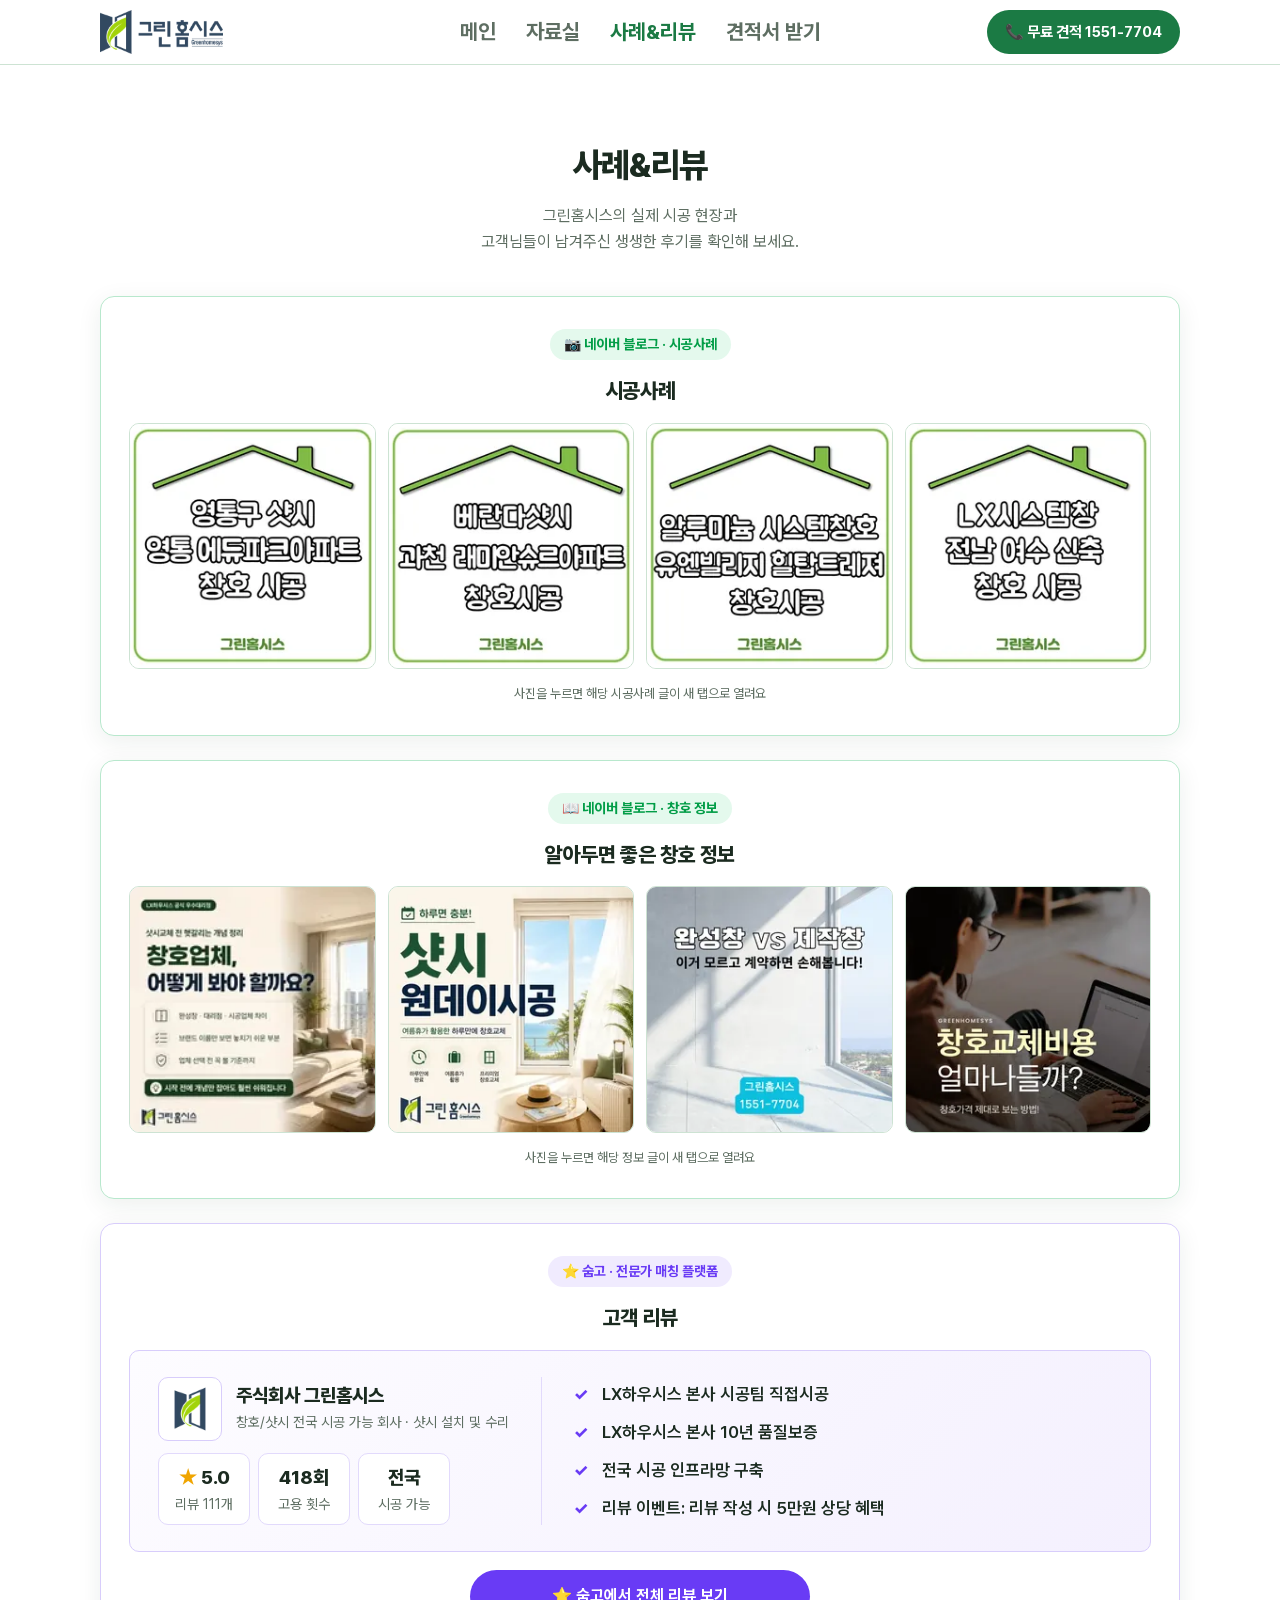
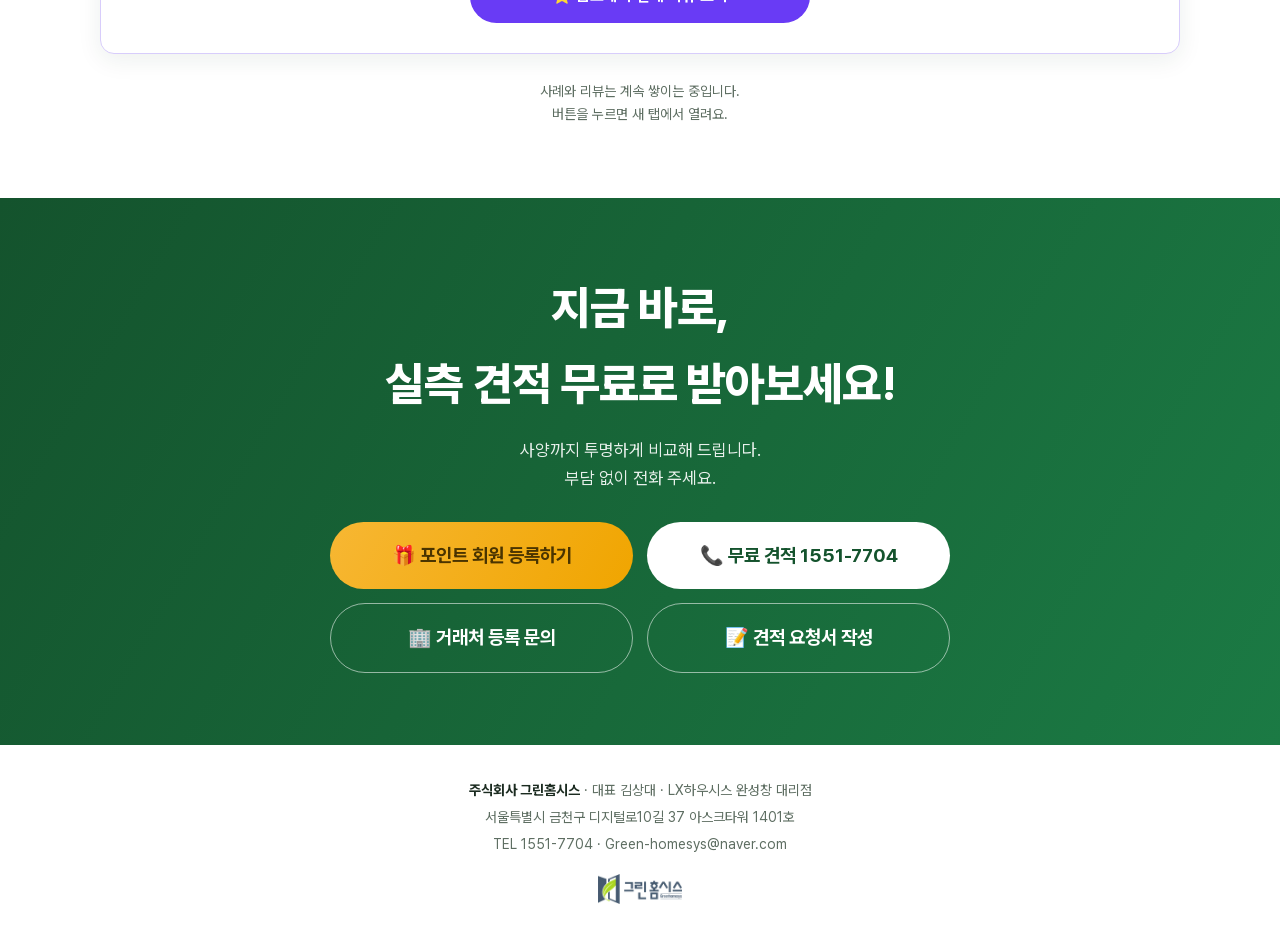
<file: reviews.html>
<!DOCTYPE html>
<html lang="ko">
<head>
<meta charset="UTF-8">
<meta name="viewport" content="width=device-width, initial-scale=1.0">
<title>사례&amp;리뷰 | 그린홈시스 · LX하우시스 완성창 대리점</title>
<meta name="description" content="그린홈시스 사례&amp;리뷰: 블로그 시공사례와 숨고 고객 리뷰를 한곳에서 확인하세요">
<meta name="robots" content="noindex">
<meta property="og:title" content="사례&amp;리뷰: 그린홈시스 시공사례와 고객 리뷰">
<meta property="og:description" content="블로그 시공사례와 숨고 고객 리뷰를 한곳에서 확인하세요">
<meta property="og:url" content="https://gh-gp.replit.app/reviews.html">
<meta property="og:type" content="website">
<meta property="og:image" content="https://gh-gp.replit.app/assets/og-point.jpg">
<meta property="og:image:type" content="image/jpeg">
<meta property="og:image:width" content="1200">
<meta property="og:image:height" content="630">
<meta property="og:image:alt" content="포인트 적립 서비스 OPEN! 고객 등록만 하셔도 첫 회원가입 포인트를 적립해드립니다.">
<meta name="twitter:card" content="summary_large_image">
<meta name="twitter:image" content="https://gh-gp.replit.app/assets/og-point.jpg">
<link rel="icon" type="image/png" sizes="96x96" href="assets/favicon-96.png">
<link rel="apple-touch-icon" href="assets/apple-touch-icon.png">
<link rel="preload" as="font" type="font/woff2" href="assets/fonts/pretendard-core.woff2" crossorigin>
<link rel="preload" as="font" type="font/woff2" href="assets/fonts/pretendard-ext.woff2" crossorigin>
<style>
/* Pretendard Variable — 자체 호스팅 서브셋
   core: 현재 사이트에서 쓰는 글자 (즉시 로드)
   ext : KS X 1001 상용 한글 나머지 (새 글자가 생길 때만 브라우저가 자동 다운로드)
   문구 수정으로 새 글자가 추가되면 ext가 자동으로 커버하므로 재생성은 필수 아님 */
@font-face {
  font-family: "Pretendard Variable";
  font-style: normal;
  font-weight: 400 800;
  font-display: optional;
  src: url("assets/fonts/pretendard-ext.woff2") format("woff2");
  unicode-range: U+AC00-D7A3;
}
@font-face {
  font-family: "Pretendard Variable";
  font-style: normal;
  font-weight: 400 800;
  font-display: optional;
  src: url("assets/fonts/pretendard-core.woff2") format("woff2");
  unicode-range: U+0020-007E,U+00A0-00FF,U+2013-2015,U+2018-2019,U+201C-201D,U+2026,U+20A9,U+2103,U+2190-2193,U+2460-2464,U+2500,U+2550,U+2605,U+26A1,U+2713,U+2715,U+2B50,U+33A1,U+AC00,U+AC04,U+AC10,U+AC15,U+AC19,U+AC1C-AC1D,U+AC70-AC71,U+AC74,U+AC80,U+AC8C,U+ACA8-ACA9,U+ACAC,U+ACB0,U+ACBD,U+ACC4,U+ACE0,U+ACF3,U+ACF5,U+ACFC,U+AD00,U+AD50,U+AD6C-AD6D,U+ADDC,U+ADF8,U+AE00,U+AE08-AE09,U+AE30,U+AE38,U+AE40,U+AE4C,U+AED8,U+AFB8,U+B05D,U+B098,U+B0A8,U+B0B4,U+B118,U+B124,U+B144,U+B192,U+B204,U+B284,U+B294,U+B2A5,U+B2C8,U+B2CC,U+B2D8,U+B2E4,U+B2E8,U+B2EB-B2EC,U+B2F4,U+B2F9,U+B300,U+B354,U+B370,U+B3C4,U+B3CC,U+B3D9,U+B418,U+B420,U+B429,U+B450,U+B458,U+B4DC,U+B4E0,U+B4E4,U+B4F1,U+B514,U+B54C,U+B77C,U+B780,U+B798,U+B79C,U+B7AB,U+B7EC,U+B7FC,U+B807,U+B824,U+B835,U+B840,U+B85C-B85D,U+B864,U+B8CC,U+B8E8,U+B958,U+B974,U+B978,U+B97C,U+B984-B985,U+B9AC,U+B9B0,U+B9B4,U+B9BC-B9BD,U+B9BF,U+B9C8,U+B9CC,U+B9DD-B9DE,U+B9E4,U+BA38,U+BA54,U+BA74,U+BA85,U+BAA8-BAA9,U+BAB8,U+BB34,U+BB38,U+BB50,U+BBF8,U+BC00,U+BC0F,U+BC14-BC15,U+BC18,U+BC1B-BC1D,U+BC29,U+BC30,U+BC34,U+BC84,U+BC8C,U+BCA0,U+BCA4,U+BCBD,U+BCC0,U+BCC4,U+BCF4-BCF5,U+BCF8,U+BCFC,U+BD80,U+BD84,U+BDF0,U+BE0C,U+BE14,U+BE44,U+BE4C,U+C0AC,U+C0B0,U+C0C1,U+C0C8,U+C0DD,U+C0E4,U+C0F7,U+C11C,U+C124,U+C131,U+C138,U+C140,U+C154,U+C158,U+C18C-C18D,U+C1A1,U+C218,U+C228,U+C2A4,U+C2B5,U+C2DC-C2DD,U+C2E0,U+C2E4,U+C313,U+C36C,U+C378,U+C4F8,U+C529,U+C544,U+C548,U+C54C,U+C555,U+C561,U+C57D,U+C591,U+C5B4,U+C5C5-C5C6,U+C5D0-C5D1,U+C5D8,U+C5EC,U+C5F0,U+C5F4,U+C601,U+C608,U+C624,U+C635,U+C640,U+C644,U+C65C,U+C694,U+C6A9,U+C6B0,U+C6B4,U+C6B8,U+C6CC,U+C6D0,U+C6D4,U+C6E8,U+C6F0,U+C6F9,U+C704,U+C720,U+C728,U+C73C,U+C740,U+C744,U+C74C,U+C758,U+C774,U+C778,U+C77C,U+C784-C785,U+C788,U+C790-C791,U+C7A0,U+C7A5,U+C7AC,U+C801,U+C804,U+C810-C811,U+C815,U+C81C,U+C870-C871,U+C881,U+C885,U+C88B,U+C8E0,U+C8FC-C8FD,U+C900,U+C904,U+C911,U+C988-C989,U+C99D,U+C9C0-C9C1,U+C9C4,U+C9C8,U+C9D1,U+C9D5,U+CC28,U+CC3D-CC3E,U+CC45,U+CC59,U+CC98,U+CC9C,U+CCA0,U+CCAB,U+CCAD,U+CCB4,U+CD08,U+CD5C,U+CD94-CD95,U+CDA4,U+CDB0,U+CE21,U+CE58,U+CE6D,U+CE74,U+CEEC,U+CEF4,U+CEF7,U+CF54,U+CFE0,U+D034,U+D06C,U+D0C0,U+D0C8,U+D0DC-D0DD,U+D0ED,U+D130,U+D138,U+D14C,U+D15C,U+D1B1,U+D22C,U+D230,U+D29C,U+D2B8-D2B9,U+D2BC,U+D300,U+D305,U+D30C,U+D314,U+D329,U+D398,U+D3EC-D3ED,U+D3F0,U+D3FC,U+D45C,U+D478,U+D488,U+D504,U+D508,U+D50C,U+D544,U+D558,U+D55C,U+D560,U+D568-D569,U+D574,U+D589,U+D5D8,U+D5E4,U+D604,U+D615,U+D61C,U+D638,U+D63C,U+D648,U+D654-D655,U+D65C,U+D669,U+D68C,U+D69F,U+D6C4,U+D734,U+D788,U+1F310,U+1F381,U+1F3C5,U+1F3E2,U+1F4C4,U+1F4CA,U+1F4D5-1F4D6,U+1F4D8,U+1F4DD-1F4DE,U+1F4F7,U+1F91D;
}
</style>
<style>
  :root {
    --green: #1b7a44;
    --green-deep: #14532d;
    --green-soft: #e8f3eb;
    --green-line: #cde3d3;
    --amber: #f0a500;
    --amber-soft: #fdf3d7;
    --lx-red: #a6242f;
    --ink: #1b2b20;
    --muted: #5e6e62;
    --bg: #ffffff;
    --bg-alt: #f4f8f4;
    --radius: 14px;
    --shadow: 0 6px 24px rgba(20, 60, 35, .08);
  }
  * { box-sizing: border-box; margin: 0; padding: 0; }
  html { scroll-behavior: smooth; scroll-padding-top: 76px; }
  body {
    font-family: "Pretendard Variable", Pretendard, "Apple SD Gothic Neo", "Noto Sans KR", "Malgun Gothic", sans-serif;
    color: var(--ink);
    background: var(--bg);
    line-height: 1.65;
    word-break: keep-all;
  }
  img { max-width: 100%; height: auto; display: block; }
  a { color: inherit; text-decoration: none; }
  .container { max-width: 1120px; margin: 0 auto; padding: 0 20px; }

  /* ───────── header ───────── */
  .gnb {
    position: sticky; top: 0; z-index: 50;
    background: rgba(255,255,255,.92);
    backdrop-filter: blur(10px);
    border-bottom: 1px solid var(--green-line);
  }
  .gnb-inner {
    display: flex; align-items: center; gap: 28px;
    height: 64px;
    position: relative;
  }
  /* 데스크톱: 메뉴를 화면 정중앙에 고정 */
  @media (min-width: 901px) {
    .gnb nav { position: absolute; left: 50%; transform: translateX(-50%); margin-left: 0; }
  }
  .logo { display: flex; align-items: center; gap: 9px; font-size: 19px; font-weight: 800; letter-spacing: -.02em; }
  .logo-img { height: 44px; width: auto; }
  .gnb nav { display: flex; gap: 30px; margin-left: auto; font-size: 21px; font-weight: 700; color: var(--muted); }
  .gnb nav a { white-space: nowrap; display: inline-flex; align-items: center; min-height: 44px; }
  .gnb nav a:hover, .gnb nav a.active { color: var(--green); }
  .gnb-call {
    display: inline-flex; align-items: center; gap: 8px;
    background: var(--green); color: #fff;
    font-weight: 700; font-size: 15px;
    padding: 10px 18px; border-radius: 999px;
    transition: background .15s;
    white-space: nowrap;
  }
  .gnb-call:hover { background: var(--green-deep); }

  /* ───────── hero ───────── */
  .hero {
    background:
      radial-gradient(640px 420px at 20% 82%, rgba(27,122,68,.13), transparent 70%),
      linear-gradient(180deg, var(--bg-alt) 0%, #ffffff 100%);
    overflow: hidden;
  }
  .hero-inner {
    display: grid; grid-template-columns: .95fr 1.05fr;
    grid-template-rows: 1fr auto auto 1fr;
    column-gap: 48px;
    padding: 84px 0 0;
  }
  .hero-visual { grid-column: 1; grid-row: 1 / 5; align-self: end; }
  .hero-copy { grid-column: 2; grid-row: 2; }
  .hero-ctas { grid-column: 2; grid-row: 3; margin-top: 4px; margin-bottom: 24px; }
  .hero-eyebrow {
    font-size: 19px; font-weight: 800; letter-spacing: .02em;
    color: var(--green-deep);
    margin-bottom: 14px;
  }
  .hero-eyebrow em { font-style: normal; color: var(--amber); margin-right: 4px; }
  .hero h1 {
    font-size: clamp(36px, 5vw, 60px);
    line-height: 1.2; font-weight: 800; letter-spacing: -.03em;
    margin-bottom: 20px;
  }
  .hero h1 .pt { color: var(--green); }
  .hero h1 .open {
    color: var(--amber);
    text-shadow: 0 2px 0 rgba(138, 97, 0, .12);
  }
  .btn-point {
    background: linear-gradient(120deg, #f7b733, var(--amber));
    color: #4a3400;
    font-size: 17px;
  }
  .btn-point:hover { filter: brightness(1.05); }
  .hero-sub { font-size: 19px; color: var(--muted); margin-bottom: 10px; }
  .hero-sub strong { color: var(--green-deep); font-weight: 800; font-size: 1.18em; }
  .hero-sub .instant {
    display: inline-block;
    font-size: 1.55em;
    background-image:
      linear-gradient(110deg, transparent 30%, #58c98b 50%, transparent 70%),
      linear-gradient(var(--green-deep), var(--green-deep));
    background-size: 60% 100%, 100% 100%;
    background-repeat: no-repeat;
    background-position: -150% 0, 0 0;
    -webkit-background-clip: text;
    background-clip: text;
    color: transparent;
    -webkit-text-fill-color: transparent;
    animation: pulse 2s ease-in-out infinite, shine 4.5s linear infinite;
    transform-origin: left center;
  }
  @keyframes pulse { 0%,100% { transform: scale(1); } 50% { transform: scale(1.06); } }
  @keyframes shine { 0% { background-position: -150% 0, 0 0; } 28% { background-position: 250% 0, 0 0; } 100% { background-position: 250% 0, 0 0; } }
  @media (prefers-reduced-motion: reduce) {
    .hero-sub .instant { animation: none; background: none; color: var(--green-deep); -webkit-text-fill-color: currentColor; }
  }
  .m-br { display: none; }
  .hero-ctas { display: flex; justify-content: flex-start; }
  .hero-ctas .btn-point { width: 100%; max-width: 470px; }
  .btn {
    display: inline-flex; align-items: center; justify-content: center; gap: 8px;
    font-weight: 700; font-size: 16px;
    padding: 14px 26px; border-radius: 999px;
    transition: transform .12s, background .15s;
  }
  .btn:active { transform: scale(.97); }
  .btn-primary { background: var(--green); color: #fff; }
  .btn-primary:hover { background: var(--green-deep); }
  .btn-ghost { background: #fff; color: var(--green); border: 1.5px solid var(--green-line); }
  .btn-ghost:hover { border-color: var(--green); }
  .hero-visual { position: relative; }
  .hero-visual img {
    width: 100%;
    max-width: 545px;
    margin: 0 auto;
    filter: drop-shadow(0 18px 28px rgba(20, 60, 35, .18));
  }
  .float-chip {
    position: absolute;
    background: #fff; border: 1px solid var(--green-line);
    border-radius: 999px;
    font-weight: 800; font-size: 14px; color: var(--green);
    padding: 8px 15px;
    box-shadow: 0 4px 14px rgba(20,60,35,.14);
    animation: bob 3.2s ease-in-out infinite;
  }
  .float-chip.p1 { top: 2%; left: 4%; }
  .float-chip.p2 { top: 14%; right: 2%; animation-delay: -1.6s; }
  @keyframes bob { 0%,100% { transform: translateY(0); } 50% { transform: translateY(-8px); } }
  @media (prefers-reduced-motion: reduce) { .float-chip { animation: none; } }

  /* ───────── sections common ───────── */
  section { padding: 72px 0; }
  .sec-head { text-align: center; margin-bottom: 40px; }
  .sec-head h2 { font-size: clamp(24px, 3vw, 34px); font-weight: 800; letter-spacing: -.02em; margin-bottom: 10px; }
  .sec-head p { color: var(--muted); font-size: 16px; max-width: 58ch; margin: 0 auto; }

  /* ───────── webtoon ───────── */
  .toon { background: var(--bg-alt); }
  .toon-grid { display: grid; grid-template-columns: repeat(4, 1fr); gap: 14px; }
  .toon-cut { position: relative; cursor: zoom-in; border-radius: var(--radius); overflow: hidden; box-shadow: var(--shadow); transition: transform .15s; }
  .toon-cut:hover { transform: translateY(-4px); }
  .toon-cut .num {
    position: absolute; top: 10px; left: 10px;
    width: 28px; height: 28px; border-radius: 999px;
    background: var(--green); color: #fff;
    font-size: 14px; font-weight: 800;
    display: grid; place-items: center;
    box-shadow: 0 2px 8px rgba(0,0,0,.2);
  }
  .toon-hint { text-align: center; margin-top: 18px; color: var(--muted); font-size: 14px; }
  .process-fig { max-width: 900px; margin: 32px auto 0; }

  /* ───────── LX trust ───────── */
  .lx-cards { display: grid; grid-template-columns: repeat(3, 1fr); gap: 16px; margin-bottom: 36px; }

  /* 시공 사례 마퀴 밴드 */
  .lx-band { height: 260px; overflow: hidden; margin-bottom: 40px; }
  .lx-marquee-track { display: flex; height: 100%; width: max-content; animation: marquee 60s linear infinite; }
  .lx-marquee-track img { height: 100%; width: auto; max-width: none; }
  @keyframes marquee { from { transform: translateX(0); } to { transform: translateX(-50%); } }
  @media (prefers-reduced-motion: reduce) { .lx-marquee-track { animation: none; } }

  .warranty-box {
    display: grid; grid-template-columns: 1fr 1.05fr;
    gap: 32px; align-items: center;
    max-width: 900px; margin: 0 auto 40px;
  }
  .warranty-copy h3 { font-size: 21px; font-weight: 800; letter-spacing: -.02em; margin-bottom: 10px; }
  .warranty-copy h3 em { font-style: normal; color: var(--lx-red); }
  .warranty-copy > p { color: var(--muted); font-size: 16px; margin-bottom: 14px; }
  .warranty-copy ul { list-style: none; display: grid; gap: 8px; margin-bottom: 14px; }
  .warranty-copy li { padding-left: 24px; position: relative; font-size: 16px; }
  .warranty-copy li::before { content: "✓"; position: absolute; left: 0; color: var(--green); font-weight: 800; }
  .warranty-copy .hint { color: var(--muted); font-size: 13px; }
  .lx-card {
    background: #fff; border: 1px solid var(--green-line);
    border-radius: var(--radius); padding: 26px 24px;
    box-shadow: var(--shadow);
  }
  .lx-card .ico {
    width: 46px; height: 46px; border-radius: 10px;
    background: var(--green-soft);
    display: grid; place-items: center;
    font-size: 21px; margin-bottom: 14px;
  }
  .lx-card h3 { font-size: 19px; font-weight: 800; margin-bottom: 6px; }
  .lx-card h3 em { font-style: normal; color: var(--lx-red); }
  .lx-card p { font-size: 15px; color: var(--muted); }

  .catalog-cta { display: flex; justify-content: flex-start; margin: 20px 0 0; }
  .catalog-cta .btn {
    font-size: 17px; padding: 16px 34px;
    background: var(--lx-red);
  }
  .catalog-cta .btn:hover { background: #8c1d27; }
  .fig { background: #fff; border: 1px solid var(--green-line); border-radius: var(--radius); overflow: hidden; box-shadow: var(--shadow); cursor: zoom-in; }
  .fig figcaption {
    padding: 13px 16px; font-size: 15px; font-weight: 700;
    border-top: 1px solid var(--green-line);
    display: flex; align-items: center; gap: 8px;
  }
  .fig figcaption::after { content: "크게 보기 +"; margin-left: auto; font-weight: 600; font-size: 13px; color: var(--muted); }

  /* 홈페이지·전화 버튼 */
  .namecard-btns { display: flex; gap: 16px; justify-content: center; max-width: 760px; margin: 28px auto 0; }
  .namecard-btns .btn { flex: 1; max-width: 360px; font-size: 19px; padding: 20px 24px; border-radius: 999px; }
  .btn-white { background: #fff; color: var(--green-deep); }
  .btn-white:hover { background: var(--green-soft); }

  /* ───────── promo ───────── */
  .promo { background: var(--bg-alt); }
  /* 두 포스터 비율에 맞춰 컬럼 폭 배분 → 이미지 높이 동일 */
  .promo-grid { display: grid; grid-template-columns: 1fr .952fr; gap: 20px; align-items: stretch; }
  .promo-card {
    background: #fff; border-radius: var(--radius);
    overflow: hidden; border: 1px solid var(--green-line);
    box-shadow: var(--shadow);
  }
  .promo-card .head { display: flex; align-items: center; gap: 10px; padding: 16px 18px; }
  .promo-card .head h3 { font-size: 17px; font-weight: 800; }
  .badge { font-size: 13px; font-weight: 800; padding: 4px 12px; border-radius: 999px; white-space: nowrap; }
  .badge-always { background: var(--green-soft); color: var(--green-deep); }
  .badge-month { background: var(--amber-soft); color: #8a6100; }
  .promo-card img { cursor: zoom-in; width: 100%; }
  .promo-note { text-align: center; color: var(--muted); font-size: 14px; margin-top: 20px; }
  .coupon-head { text-align: center; margin: 56px 0 22px; }
  .coupon-head h3 { font-size: clamp(20px, 2.2vw, 26px); font-weight: 800; letter-spacing: -.02em; margin-bottom: 8px; }
  .coupon-head p { color: var(--muted); font-size: 15px; }
  .coupon-grid { display: grid; grid-template-columns: 1fr 1fr; gap: 20px; align-items: stretch; }

  /* ───────── closing cta ───────── */
  .closing {
    background: linear-gradient(120deg, var(--green-deep), var(--green));
    color: #fff; text-align: center;
    padding: 72px 20px;
  }
  .closing h2 { font-size: clamp(30px, 4vw, 46px); font-weight: 800; letter-spacing: -.02em; margin-bottom: 14px; }
  .closing p { opacity: .9; margin-bottom: 30px; font-size: 17px; }
  .closing .btn { font-size: 19px; padding: 18px 38px; border-radius: 999px; }
  .closing-btns { display: grid; grid-template-columns: repeat(2, minmax(0, 1fr)); gap: 14px; max-width: 620px; margin: 0 auto; }
  .closing .btn-line { border: 1.5px solid rgba(255,255,255,.55); color: #fff; }
  .closing .btn-line:hover { border-color: #fff; background: rgba(255,255,255,.1); }

  footer { padding: 34px 0 40px; text-align: center; color: var(--muted); font-size: 14px; }
  footer b { color: var(--ink); }
  footer p { margin-bottom: 4px; }
  .footer-logo { height: 30px; width: auto; margin: 18px auto 0; opacity: .9; }

  /* floating call (mobile) */
  .float-call {
    position: fixed; left: 16px; right: 16px; bottom: 16px; z-index: 60;
    display: none;
    align-items: center; justify-content: center; gap: 10px;
    background: var(--green); color: #fff;
    font-size: 17px; font-weight: 800;
    padding: 16px; border-radius: 999px;
    box-shadow: 0 8px 24px rgba(20,60,35,.35);
    opacity: 0; transform: translateY(130%);
    transition: transform .35s ease, opacity .35s ease;
    pointer-events: none;
  }
  .float-call.show { opacity: 1; transform: none; pointer-events: auto; }
  @media (prefers-reduced-motion: reduce) { .float-call { transition: none; } }

  /* lightbox */
  .lightbox {
    position: fixed; inset: 0; z-index: 100;
    background: rgba(12, 22, 15, .88);
    display: none; align-items: flex-start; justify-content: center;
    overflow-y: auto; padding: 30px 16px;
    cursor: zoom-out;
  }
  .lightbox.open { display: flex; }
  .lightbox img { max-width: min(920px, 100%); border-radius: 10px; margin: auto; }
  .lightbox .close {
    position: fixed; top: 18px; right: 22px;
    color: #fff; font-size: 30px; line-height: 1;
    background: none; border: none; cursor: pointer;
  }

  /* ───────── responsive ───────── */
  /* 데스크톱: 히어로 버튼 확대 */
  @media (min-width: 901px) {
    .hero-ctas .btn { font-size: 21px; padding: 24px 36px; border-radius: 999px; }
  }

  /* 태블릿: 웹툰 4컷을 2×2로 */
  @media (max-width: 1120px) {
    .toon-grid { grid-template-columns: repeat(2, 1fr); max-width: 760px; margin: 0 auto; }
  }

  /* 모바일·세로 태블릿 */
  @media (max-width: 900px) {
    .gnb-call { display: none; }
    .gnb nav { gap: 14px; font-size: 17px; }
    .hero-copy { text-align: center; }
    .hero-sub { margin-left: auto; margin-right: auto; }
    .hero-ctas { justify-content: center; }
    .hero-ctas .btn-point { width: 86%; }
    /* 특징 카드 3개를 한 줄에 컴팩트하게 */
    .lx-cards { gap: 10px; margin-bottom: 24px; }
    .lx-band { height: 170px; margin-bottom: 28px; }
    .process-fig { overflow-x: auto; -webkit-overflow-scrolling: touch; }
    .process-fig img { height: 240px; width: auto; max-width: none; }
    .namecard-btns { flex-direction: column; align-items: center; gap: 12px; max-width: 420px; }
    .namecard-btns .btn { width: 100%; }
    .warranty-box { grid-template-columns: 1fr; gap: 18px; margin-bottom: 32px; }
    .catalog-cta { justify-content: center; }
    .lx-card { padding: 16px 8px; text-align: center; }
    .lx-card .ico { width: 38px; height: 38px; font-size: 19px; margin: 0 auto 8px; border-radius: 10px; }
    .lx-card h3 { font-size: 14px; margin-bottom: 0; }
    .lx-card p { display: none; }
    .hero-inner { grid-template-columns: 1fr; grid-template-rows: none; gap: 8px; padding: 44px 0 34px; }
    .hero-ctas { margin-bottom: 0; }
    .hero-copy { grid-column: 1; grid-row: auto; order: 1; }
    .m-br { display: inline; }
    .hero-sub strong { font-size: 1em; }
    .hero-visual { grid-column: 1; grid-row: auto; order: 2; max-width: 340px; margin: 0 auto; }
    .hero-ctas { grid-column: 1; grid-row: auto; order: 3; margin-top: 18px; }
    .float-chip.p1 { left: 0; }
    .float-chip.p2 { right: 0; }
    .catalog-cta { margin-bottom: 40px; }
    .catalog-cta .btn { width: 100%; max-width: 420px; }
    .float-call { display: flex; }
    section { padding: 56px 0; }
    footer { padding-bottom: 110px; }
  }

  /* 좁은 모바일: 그리드 한 줄로, 버튼 전체 폭 */
  @media (max-width: 640px) {
    .closing-btns { max-width: 420px; gap: 12px; }
    .closing .btn { width: 100%; padding-left: 12px; padding-right: 12px; }
    .closing .btn-point, .closing .btn-white { grid-column: 1 / -1; }
    .closing .btn-line { font-size: 15px; }
    .toon-grid { grid-template-columns: 1fr; gap: 16px; max-width: 460px; }
    .promo-grid { grid-template-columns: 1fr; max-width: 520px; margin: 0 auto; }
    .coupon-grid { grid-template-columns: 1fr; max-width: 520px; margin: 0 auto; }
    .namecard-btns .btn { flex: 1 1 100%; }
  }

  /* 초소형 화면: 헤더 압축 */
  @media (max-width: 380px) {
    .gnb-inner { gap: 8px; height: 56px; }
    .logo-img { height: 30px; }
    .gnb nav { gap: 10px; font-size: 15px; }
    .gnb-call { font-size: 13px; padding: 8px 12px; }
    .hero h1 { font-size: 30px; }
  }

  /* 모바일 헤더 — 로고가 메뉴에 밀려 **가로로만 눌리지 않게**(임송화 2026-09-28 "모바일 화면으로 볼 때 상단
     메뉴바 좌측에 로고가 찌그러져있는데"). 로고는 줄지 않고(flex-shrink:0) 비율 그대로 **크기**로 맞추고,
     자리가 모자라면 메뉴 글자·간격을 줄인다. 폭 구간은 폰트를 다 받은 뒤 실측해 정했다. */
  .logo { flex-shrink: 0; }
  .logo-img { object-fit: contain; }
  @media (max-width: 900px) { .gnb-inner { gap: 16px; } .logo-img { height: 36px; } .gnb nav { gap: 22px; } }
  /* 모바일 메뉴는 손가락으로 누른다(임송화 2026-09-28 "메뉴들도 간격 좀 여유롭게 띄워줘") — 로고 옆 남는 폭을
     메뉴가 다 쓰고(flex:1) 고르게 나눈다(space-evenly). 링크마다 좌우 여백을 줘서 **누르는 자리**도 넓힌다
     (세로는 원래 min-height 44px). 간격을 숫자로 박지 않는 이유: 폭마다 남는 자리가 달라서다.
     ⚠ 폭 구간은 가장 넓게 그려지는 견적서 받기 쪽(quote.html — 한글을 ext 글꼴로 그려 15% 넓다)에 맞췄다. */
  @media (max-width: 560px) {
    .gnb-inner { gap: 12px; height: 56px; } .logo-img { height: 30px; }
    .gnb nav { flex: 1; justify-content: space-evenly; gap: 0; margin-left: 0; font-size: 15px; }
    .gnb nav a { padding: 0 6px; }
  }
  @media (max-width: 430px) { .gnb-inner { gap: 8px; } .logo-img { height: 26px; } .gnb nav { font-size: 14px; } .gnb nav a { padding: 0 5px; } }
  @media (max-width: 370px) { .logo-img { height: 24px; } .gnb nav { font-size: 13px; } .gnb nav a { padding: 0 4px; } }
  @media (max-width: 340px) { .logo-img { height: 22px; } .gnb nav { font-size: 12px; } .gnb nav a { padding: 0 3px; } }
</style>
<style>
  .channels { min-height: 60vh; }
  .ch-grid { display: grid; grid-template-columns: 1fr; gap: 24px; max-width: 1080px; margin: 0 auto; }
  .ch-card {
    display: flex; flex-direction: column; align-items: center; text-align: center;
    gap: 14px;
    background: #fff; border: 1px solid var(--green-line);
    border-radius: var(--radius); padding: 32px 28px 30px;
    box-shadow: var(--shadow);
  }
  .ch-card h3 { font-size: 21px; font-weight: 800; letter-spacing: -.02em; }
  .ch-card .ch-tag { font-size: 14px; font-weight: 700; color: var(--green); background: var(--green-soft); border-radius: 999px; padding: 4px 14px; }
  .ch-card .btn { margin-top: 4px; width: 100%; max-width: 340px; font-size: 16px; padding: 13px 20px; }
  .ch-hint { color: var(--muted); font-size: 13px; }

  /* 블로그 글 썸네일 그리드 */
  .thumb-grid { display: grid; grid-template-columns: repeat(4, 1fr); gap: 12px; width: 100%; }
  .thumb-grid.cols3 { grid-template-columns: repeat(4, 1fr); }
  .thumb-grid.cols3 a { aspect-ratio: 1 / 1; background: #fff; display: grid; place-items: center; }
  .thumb-grid.cols3 img { width: 100%; height: 100%; object-fit: cover; object-position: left center; }
  .thumb-grid a {
    display: block; border-radius: 10px; overflow: hidden;
    border: 1px solid var(--green-line);
    transition: transform .12s, border-color .15s;
  }
  .thumb-grid a:hover { transform: translateY(-3px); border-color: #03c75a; }
  .thumb-grid img { width: 100%; height: auto; }
  @media (max-width: 760px) {
    .thumb-grid { grid-template-columns: repeat(2, 1fr); gap: 10px; }
    .thumb-grid.cols3 { grid-template-columns: repeat(2, 1fr); }
    /* 홀수 개일 때 마지막 썸네일은 가운데 정렬 */
    .thumb-grid a:last-child:nth-child(odd) { grid-column: 1 / -1; width: calc(50% - 5px); margin: 0 auto; }
  }

  /* 브랜드 컬러: 네이버 블로그(밝은 연두) · 숨고(보라) */
  .ch-blog { border-color: #b8e8cd; }
  .ch-blog .ch-tag { background: #e4f9ed; color: #029d47; }
  .ch-blog .btn { background: #03c75a; }
  .ch-blog .btn:hover { background: #02a94d; }
  .ch-sg { border-color: #d8cdfb; }
  .ch-sg .ch-tag { background: #f0ebfe; color: #693bf5; }
  .ch-sg .btn { background: #693bf5; }
  .ch-sg .btn:hover { background: #5730d9; }
  .ch-sg .sg-panel { border-color: #d8cdfb; background: linear-gradient(135deg, #fdfcff, #f4f0fe); }
  .ch-sg .sg-avatar { border-color: #d8cdfb; }
  .ch-sg .sg-stat { border-color: #e2dafc; }
  .ch-sg .sg-side { border-left-color: #e2dafc; }
  .ch-sg .sg-side li::before { color: #693bf5; }
  .ch-note { text-align: center; color: var(--muted); font-size: 14px; margin-top: 26px; }

  /* 숨고 프로필 요약 — 데스크톱은 가로형 */
  .sg-panel {
    display: flex; align-items: stretch; gap: 32px; width: 100%;
    text-align: left;
    border: 1px solid var(--green-line); border-radius: 10px;
    padding: 26px 28px;
    background: linear-gradient(135deg, #fbfdfb, var(--bg-alt));
  }
  .sg-main { flex: 0 1 auto; display: flex; flex-direction: column; gap: 12px; justify-content: center; }
  .sg-head { display: flex; align-items: center; gap: 14px; }
  .sg-avatar {
    width: 64px; height: 64px; flex: none; border-radius: 10px;
    background: #fff; border: 1px solid var(--green-line);
    display: grid; place-items: center; padding: 7px;
  }
  .sg-avatar img { width: 100%; height: 100%; object-fit: contain; }
  .sg-name b { display: block; font-size: 19px; font-weight: 800; line-height: 1.35; }
  .sg-name small { color: var(--muted); font-size: 14px; }
  .sg-stats { display: flex; flex-wrap: nowrap; gap: 8px; }
  .sg-stat {
    background: #fff; border: 1px solid var(--green-line); border-radius: 10px;
    padding: 8px 10px; font-size: 14px; color: var(--muted);
    text-align: center; flex: 0 0 auto; min-width: 92px;
    white-space: nowrap;
  }
  .sg-stat b { display: block; font-size: 19px; font-weight: 800; color: var(--ink); }
  .sg-stat .star { color: var(--amber); }
  .sg-side {
    flex: 1 1 auto; display: flex; flex-direction: column; gap: 10px; justify-content: center;
    padding-left: 32px; border-left: 1px solid var(--green-line);
  }
  .sg-side li { list-style: none; padding-left: 28px; position: relative; font-size: 17px; font-weight: 600; }
  .sg-side li::before { content: "✓"; position: absolute; left: 0; color: var(--green); font-weight: 800; }
  @media (max-width: 380px) {
    .sg-stat { font-size: 13px; padding: 8px 4px; }
    .sg-stat b { font-size: 16px; }
  }
  @media (max-width: 760px) {
    .ch-card { padding: 24px 16px 22px; }
    .sg-panel { flex-direction: column; gap: 18px; padding: 20px 18px; }
    .sg-side { padding-left: 0; border-left: none; }
    .sg-stat { flex: 1; min-width: 0; padding: 8px 6px; }
  }
  /* 아주 좁은 폰(380px 이하): 마감 버튼 넷을 한 줄에 하나씩 — 두 칸으로 두면 «거래처 등록 문의»·«견적 요청서 작성» 이 두 줄로 꺾인다(실측 320px). */
  @media (max-width: 380px) {
    .closing .btn-line { grid-column: 1 / -1; }
    .promo-card .head .badge { padding: 3px 7px; }
  }
</style>
</head>
<body>

<header class="gnb">
  <div class="container gnb-inner">
    <a class="logo" href="index.html">
      <img class="logo-img" src="assets/logo.webp" width="370" height="132" alt="그린홈시스 로고">
    </a>
    <nav>
      <a href="index.html">메인</a>
      <a href="archive.html">자료실</a>
      <a href="reviews.html" class="active">사례&amp;리뷰</a>
      <a href="quote.html">견적서 받기</a>
    </nav>
    <a class="gnb-call" href="tel:1551-7704" style="margin-left:auto;">📞 무료 견적 1551-7704</a>
  </div>
</header>

<section class="channels">
  <div class="container">
    <div class="sec-head">
      <h2>사례&amp;리뷰</h2>
      <p>그린홈시스의 실제 시공 현장과<br>고객님들이 남겨주신 생생한 후기를 확인해 보세요.</p>
    </div>

    <div class="ch-grid">
      <div class="ch-card ch-blog">
        <span class="ch-tag">📷 네이버 블로그 · 시공사례</span>
        <h3>시공사례</h3>
        <div class="thumb-grid">
          <a href="https://blog.naver.com/green_homesys/224363625630" target="_blank" rel="noopener"><img src="assets/blog/case-01.webp" srcset="assets/blog/case-01-sm.webp 260w, assets/blog/case-01.webp 420w" sizes="(max-width: 760px) 46vw, 250px" alt="영통구 샷시: 영통 에듀파크아파트 창호 시공" width="420" height="420" fetchpriority="high" decoding="async"></a>
          <a href="https://blog.naver.com/green_homesys/224045341030" target="_blank" rel="noopener"><img src="assets/blog/case-05.webp" srcset="assets/blog/case-05-sm.webp 260w, assets/blog/case-05.webp 420w" sizes="(max-width: 760px) 46vw, 250px" alt="베란다샷시: 과천 래미안슈르아파트 창호시공" width="420" height="420" fetchpriority="high" decoding="async"></a>
          <a href="https://blog.naver.com/green_homesys/224197968738" target="_blank" rel="noopener"><img src="assets/blog/case-03.webp" srcset="assets/blog/case-03-sm.webp 260w, assets/blog/case-03.webp 420w" sizes="(max-width: 760px) 46vw, 250px" alt="알루미늄 시스템창호: 유엔빌리지 힐탑트레저 창호 시공" width="420" height="420" fetchpriority="high" decoding="async"></a>
          <a href="https://blog.naver.com/green_homesys/224343286132" target="_blank" rel="noopener"><img src="assets/blog/case-04.webp" srcset="assets/blog/case-04-sm.webp 260w, assets/blog/case-04.webp 420w" sizes="(max-width: 760px) 46vw, 250px" alt="LX시스템창: 전남 여수 신축 창호 시공" width="420" height="420" fetchpriority="high" decoding="async"></a>
        </div>
        <p class="ch-hint">사진을 누르면 해당 시공사례 글이 새 탭으로 열려요</p>
      </div>
      <div class="ch-card ch-blog">
        <span class="ch-tag">📖 네이버 블로그 · 창호 정보</span>
        <h3>알아두면 좋은 창호 정보</h3>
        <div class="thumb-grid cols3">
          <a href="https://blog.naver.com/green_homesys/224354154952" target="_blank" rel="noopener"><img src="assets/blog/info-0.webp" srcset="assets/blog/info-0-sm.webp 260w, assets/blog/info-0.webp 420w" sizes="(max-width: 760px) 46vw, 250px" alt="창호업체, 어떻게 봐야 할까요?: 샷시교체 전 헷갈리는 개념 정리" width="640" height="480" loading="lazy" decoding="async"></a>
          <a href="https://blog.naver.com/green_homesys/224361646996" target="_blank" rel="noopener"><img src="assets/blog/info-1.webp" srcset="assets/blog/info-1-sm.webp 260w, assets/blog/info-1.webp 420w" sizes="(max-width: 760px) 46vw, 250px" alt="샷시 원데이시공: 여름휴가 활용한 하루만에 창호교체" width="420" height="420" loading="lazy" decoding="async"></a>
          <a href="https://blog.naver.com/green_homesys/224258488873" target="_blank" rel="noopener"><img src="assets/blog/info-maker.webp" srcset="assets/blog/info-maker-sm.webp 260w, assets/blog/info-maker.webp 420w" sizes="(max-width: 760px) 46vw, 250px" alt="완성창 vs 제작창: 모르고 계약하면 손해보는 차이" width="420" height="420" loading="lazy" decoding="async"></a>
          <a href="https://blog.naver.com/green_homesys/224263407110" target="_blank" rel="noopener"><img src="assets/blog/info-cost.webp" srcset="assets/blog/info-cost-sm.webp 260w, assets/blog/info-cost.webp 420w" sizes="(max-width: 760px) 46vw, 250px" alt="창호교체비용 얼마나 들까?: 창호가격 제대로 보는 방법" width="420" height="420" loading="lazy" decoding="async"></a>
        </div>
        <p class="ch-hint">사진을 누르면 해당 정보 글이 새 탭으로 열려요</p>
      </div>
      <div class="ch-card ch-sg">
        <span class="ch-tag">⭐ 숨고 · 전문가 매칭 플랫폼</span>
        <h3>고객 리뷰</h3>
        <div class="sg-panel">
          <div class="sg-main">
            <div class="sg-head">
              <span class="sg-avatar"><img src="assets/logo-mark.webp" alt="그린홈시스 로고" width="128" height="128" loading="lazy" decoding="async"></span>
              <span class="sg-name"><b>주식회사 그린홈시스</b><small>창호/샷시 전국 시공 가능 회사 · 샷시 설치 및 수리</small></span>
            </div>
            <div class="sg-stats">
              <span class="sg-stat"><b><span class="star">★</span> 5.0</b>리뷰 111개</span>
              <span class="sg-stat"><b>418회</b>고용 횟수</span>
              <span class="sg-stat"><b>전국</b>시공 가능</span>
            </div>
          </div>
          <ul class="sg-side">
            <li>LX하우시스 본사 시공팀 직접시공</li>
            <li>LX하우시스 본사 10년 품질보증</li>
            <li>전국 시공 인프라망 구축</li>
            <li>리뷰 이벤트: 리뷰 작성 시 5만원 상당 혜택</li>
          </ul>
        </div>
        <a class="btn btn-primary" href="https://soomgo.com/profile/users/4073420" target="_blank" rel="noopener">⭐ 숨고에서 전체 리뷰 보기</a>
      </div>
    </div>

    <p class="ch-note">사례와 리뷰는 계속 쌓이는 중입니다.<br>버튼을 누르면 새 탭에서 열려요.</p>
  </div>
</section>

<div class="closing">
  <h2>지금 바로,<br>실측 견적 무료로 받아보세요!</h2>
  <p>사양까지 투명하게 비교해 드립니다.<br>부담 없이 전화 주세요.</p>
  <div class="closing-btns">
    <a class="btn btn-point" href="https://gh-point.com/" target="_blank" rel="noopener">🎁 포인트 회원 등록하기</a>
    <a class="btn btn-white" href="tel:1551-7704">📞 무료 견적 1551-7704</a>
    <a class="btn btn-line" href="https://greenhomesys.com/%ea%b1%b0%eb%9e%98%ec%b2%98-%eb%93%b1%eb%a1%9d-%ec%9a%94%ec%b2%ad%ec%84%9c/" target="_blank" rel="noopener">🏢 거래처 등록 문의</a>
    <a class="btn btn-line" href="https://greenhomesys.com/%ea%b2%ac%ec%a0%81-%ec%9a%94%ec%b2%ad%ec%84%9c/" target="_blank" rel="noopener">📝 견적 요청서 작성</a>
  </div>
</div>

<footer>
  <div class="container">
    <p><b>주식회사 그린홈시스</b> · 대표 김상대 · LX하우시스 완성창 대리점</p>
    <p>서울특별시 금천구 디지털로10길 37 아스크타워 1401호</p>
    <p>TEL 1551-7704 · Green-homesys@naver.com</p>
    <img class="footer-logo" src="assets/logo.webp" width="370" height="132" alt="그린홈시스 로고" loading="lazy">
  </div>
</footer>

<a class="float-call" href="tel:1551-7704">📞 무료 견적 1551-7704</a>

<div class="lightbox" id="lightbox" role="dialog" aria-modal="true" aria-label="이미지 크게 보기">
  <button class="close" aria-label="닫기">×</button>
  <img alt="확대 이미지">
</div>

<script>
  const lb = document.getElementById('lightbox');
  const lbImg = lb.querySelector('img');
  document.querySelectorAll('[data-full]').forEach(el => {
    el.addEventListener('click', () => {
      lbImg.src = el.dataset.full;
      lb.classList.add('open');
      document.body.style.overflow = 'hidden';
    });
  });
  function closeLb() {
    lb.classList.remove('open');
    lbImg.removeAttribute('src');
    document.body.style.overflow = '';
  }
  lb.addEventListener('click', closeLb);
  document.addEventListener('keydown', e => { if (e.key === 'Escape') closeLb(); });

  const floatCall = document.querySelector('.float-call');
  function toggleFloatCall() {
    floatCall.classList.toggle('show', window.scrollY > 120);
  }
  window.addEventListener('scroll', toggleFloatCall, { passive: true });
  toggleFloatCall();
</script>
<!-- 방문·조회 수집 — 그린홈시스 지원 콘솔 [마케팅 · 영업 페이지 · 그린홈시스] 이 보는 자료.
     파일은 gh-point.com 이 내려준다(greenhome-mileage `public/track.js`).
     쪽 조회와 «무엇을 눌렀나»(전화·자료·견적·거래처·포인트·숨고·블로그·영상)를 함께 센다 —
     여기 있던 Cloudflare 집계가 세던 것을 그대로 옮겼다(임송화 결정 2026-09-22 «콘솔로 모은다»).
     이 기기를 빼려면 주소 뒤에 ?notrack=1 을 한 번 붙여 연다(옛 제외 설정도 그대로 지킨다). -->
<script src="https://gh-point.com/track.js" data-site="영업-그린홈시스" defer></script>
<script src="https://gh-point.com/chat-widget.js" data-site="영업-그린홈시스" defer></script>
</body>
</html>
</file>
